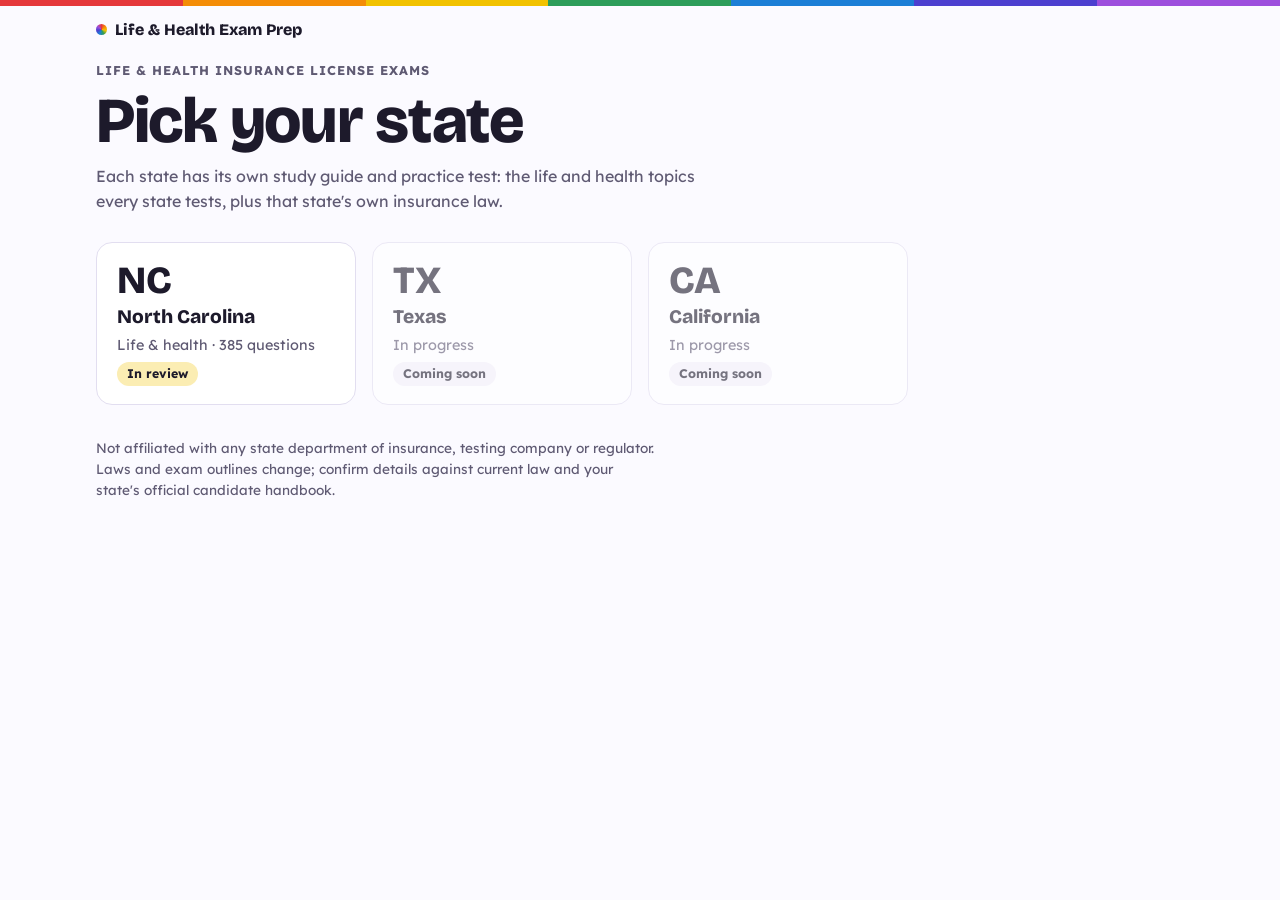
<file: index.html>
<!doctype html>
<!-- Generated by tools/build.ps1 from templates/home.html. Edit the template, then rebuild. -->
<html lang="en">
<head>
<meta charset="utf-8">
<meta name="viewport" content="width=device-width, initial-scale=1, viewport-fit=cover">
<title>Life &amp; Health Exam Prep</title>
<meta name="description" content="Study guides and practice tests for state life and health insurance license exams.">
<link rel="preconnect" href="https://fonts.googleapis.com">
<link rel="preconnect" href="https://fonts.gstatic.com" crossorigin>
<link rel="stylesheet" href="https://fonts.googleapis.com/css2?family=Lexend:wght@400;600;700&family=Bricolage+Grotesque:opsz,wght@12..96,600;12..96,800&display=swap">
<link rel="stylesheet" href="assets/site.css">
<link rel="stylesheet" href="assets/home.css">
</head>
<body>
<div class="rainbow-rule" aria-hidden="true"></div>
<nav class="wrap topnav" aria-label="Site">
  <a class="brand" href="./" aria-current="page"><span class="dot rainbow" aria-hidden="true"></span>Life &amp; Health Exam Prep</a>
</nav>

<header class="masthead">
  <div class="wrap">
    <p class="eyebrow">Life &amp; health insurance license exams</p>
    <h1 class="home-title">Pick your state</h1>
    <p class="lede">Each state has its own study guide and practice test: the life and health topics every state tests, plus that state's own insurance law.</p>
  </div>
</header>

<main class="wrap">
  <div class="states">
    <a class="state-card" href="states/nc/"><span class="abbr">NC</span><h2>North Carolina</h2><p>Life &amp; health &middot; 385 questions</p><span class="status review">In review</span></a>
    <div class="state-card soon"><span class="abbr">TX</span><h2>Texas</h2><p>In progress</p><span class="status">Coming soon</span></div>
    <div class="state-card soon"><span class="abbr">CA</span><h2>California</h2><p>In progress</p><span class="status">Coming soon</span></div>
  </div>
</main>

<footer class="wrap foot">
  <p>Not affiliated with any state department of insurance, testing company or regulator. Laws and exam outlines change; confirm details against current law and your state's official candidate handbook.</p>
</footer>
</body>
</html>
</file>
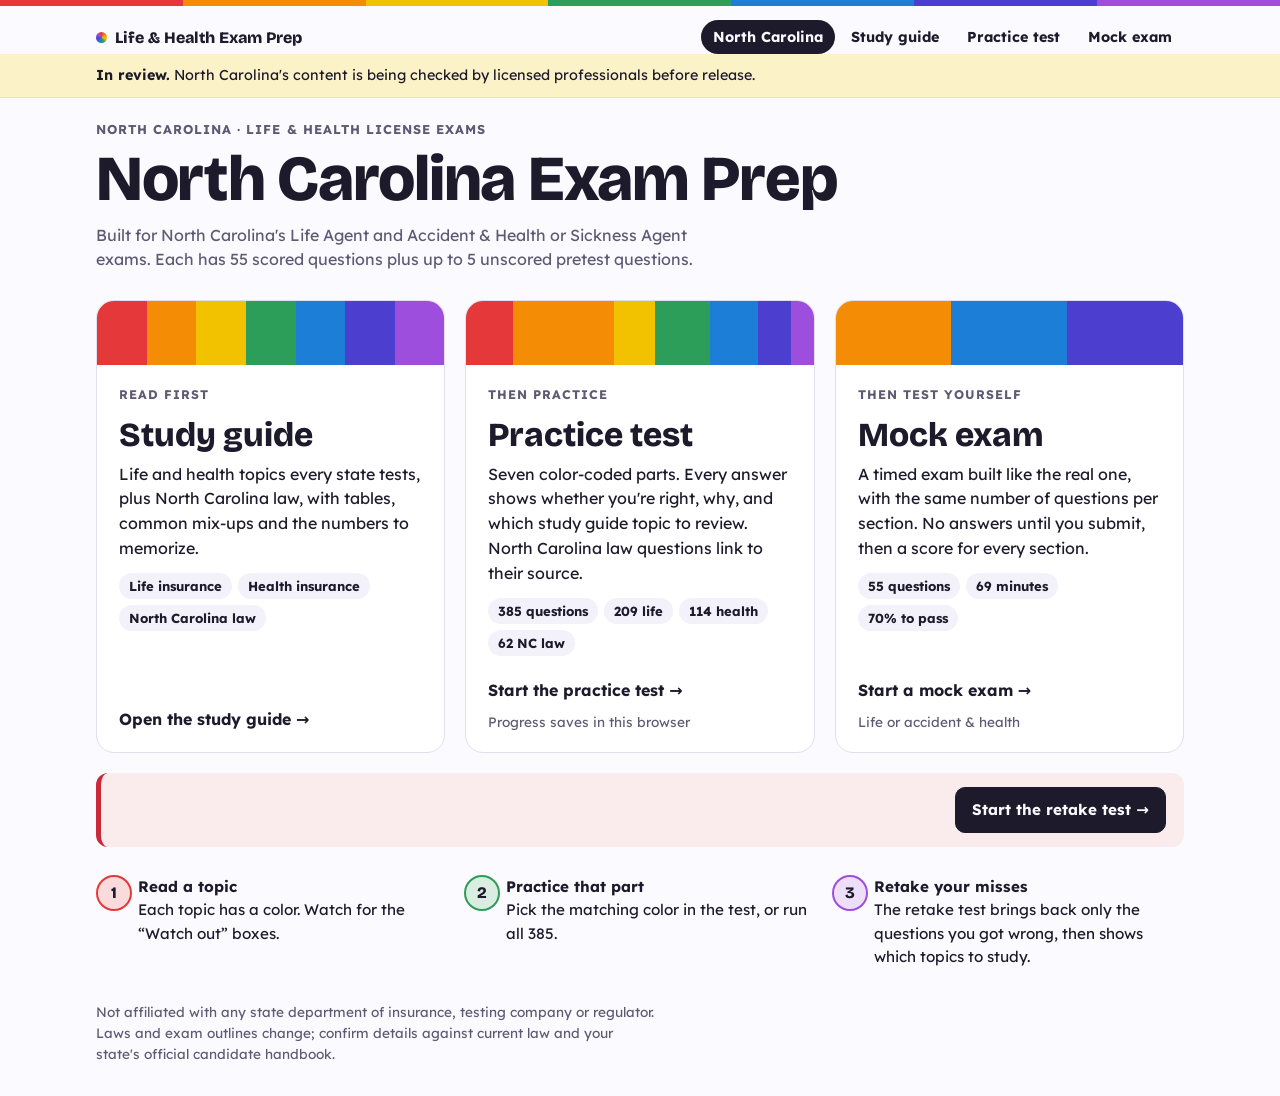
<file: states/nc/index.html>
<!doctype html>
<!-- Generated by tools/build.ps1 from templates/state-home.html. Edit the template, then rebuild. -->
<html lang="en">
<head>
<meta charset="utf-8">
<meta name="viewport" content="width=device-width, initial-scale=1, viewport-fit=cover">
<title>North Carolina Life &amp; Health Exam Prep</title>
<meta name="description" content="Study guide and practice test for the North Carolina life and health insurance license exams.">
<link rel="preconnect" href="https://fonts.googleapis.com">
<link rel="preconnect" href="https://fonts.gstatic.com" crossorigin>
<link rel="stylesheet" href="https://fonts.googleapis.com/css2?family=Lexend:wght@400;600;700&family=Bricolage+Grotesque:opsz,wght@12..96,600;12..96,800&display=swap">
<link rel="stylesheet" href="../../assets/site.css">
<link rel="stylesheet" href="../../assets/home.css">
</head>
<body>
<div class="rainbow-rule" aria-hidden="true"></div>
<nav class="wrap topnav" aria-label="Site">
  <a class="brand" href="../../"><span class="dot rainbow" aria-hidden="true"></span>Life &amp; Health Exam Prep</a>
  <div class="navlinks">
    <a href="./" aria-current="page">North Carolina</a>
    <a href="study-guide.html">Study guide</a>
    <a href="practice-test.html">Practice test</a>
    <a href="mock-exam.html">Mock exam</a>
  </div>
</nav>
<div class="review-banner"><div class="wrap"><p><strong>In review.</strong> North Carolina's content is being checked by licensed professionals before release.</p></div></div>
<header class="masthead">
  <div class="wrap">
    <p class="eyebrow">North Carolina · Life &amp; health license exams</p>
    <h1 class="home-title">North Carolina Exam Prep</h1>
    <p class="lede">Built for North Carolina's Life Agent and Accident &amp; Health or Sickness Agent exams. Each has 55 scored questions plus up to 5 unscored pretest questions.</p>
  </div>
</header>

<main class="wrap">
  <div class="tiles">
    <a class="tile" href="study-guide.html">
      <div class="bands" aria-hidden="true">
        <span style="--c:var(--red)"></span><span style="--c:var(--orange)"></span><span style="--c:var(--yellow)"></span><span style="--c:var(--green)"></span><span style="--c:var(--blue)"></span><span style="--c:var(--indigo)"></span><span style="--c:var(--violet)"></span>
      </div>
      <div class="tile-body">
        <p class="tile-kicker">Read first</p>
        <h2>Study guide</h2>
        <p>Life and health topics every state tests, plus North Carolina law, with tables, common mix-ups and the numbers to memorize.</p>
        <ul class="facts">
          <li>Life insurance</li>
          <li>Health insurance</li>
          <li>North Carolina law</li>
        </ul>
      </div>
      <div class="tile-foot">
        <span class="go">Open the study guide →</span>
      </div>
    </a>

    <a class="tile" href="practice-test.html">
      <div class="bands" aria-hidden="true">
        <span style="--c:var(--red);--w:52"></span><span style="--c:var(--orange);--w:112"></span><span style="--c:var(--yellow);--w:45"></span><span style="--c:var(--green);--w:61"></span><span style="--c:var(--blue);--w:53"></span><span style="--c:var(--indigo);--w:37"></span><span style="--c:var(--violet);--w:25"></span>
      </div>
      <div class="tile-body">
        <p class="tile-kicker">Then practice</p>
        <h2>Practice test</h2>
        <p>Seven color-coded parts. Every answer shows whether you're right, why, and which study guide topic to review. North Carolina law questions link to their source.</p>
        <ul class="facts">
          <li>385 questions</li>
          <li>209 life</li>
          <li>114 health</li>
          <li>62 NC law</li>
        </ul>
      </div>
      <div class="tile-foot">
        <span class="go">Start the practice test →</span>
        <span class="progress-note" id="progress">Progress saves in this browser</span>
      </div>
    </a>
    <a class="tile" href="mock-exam.html">
      <div class="bands" aria-hidden="true">
        <span style="--c:var(--orange)"></span><span style="--c:var(--blue)"></span><span style="--c:var(--indigo)"></span>
      </div>
      <div class="tile-body">
        <p class="tile-kicker">Then test yourself</p>
        <h2>Mock exam</h2>
        <p>A timed exam built like the real one, with the same number of questions per section. No answers until you submit, then a score for every section.</p>
        <ul class="facts">
          <li>55 questions</li>
          <li>69 minutes</li>
          <li>70% to pass</li>
        </ul>
      </div>
      <div class="tile-foot">
        <span class="go">Start a mock exam &rarr;</span>
        <span class="progress-note" id="mock-note">Life or accident &amp; health</span>
      </div>
    </a>
  </div>

  <div class="retake-banner" id="retake-banner" hidden>
    <p><strong id="retake-title"></strong><span id="retake-text"></span></p>
    <a class="btn primary" id="retake-link" href="practice-test.html#retake">Start the retake test →</a>
  </div>

  <ol class="how">
    <li style="--c:var(--red)"><span><strong>Read a topic</strong>Each topic has a color. Watch for the “Watch out” boxes.</span></li>
    <li style="--c:var(--green)"><span><strong>Practice that part</strong>Pick the matching color in the test, or run all 385.</span></li>
    <li style="--c:var(--violet)"><span><strong>Retake your misses</strong>The retake test brings back only the questions you got wrong, then shows which topics to study.</span></li>
  </ol>
</main>

<footer class="wrap foot">
  <p>Not affiliated with any state department of insurance, testing company or regulator. Laws and exam outlines change; confirm details against current law and your state's official candidate handbook.</p>
</footer>

<script>
try {
  const s = JSON.parse(localStorage.getItem("lhep-nc-v1") || "null");
  const answers = s && s.answers ? Object.values(s.answers) : [];
  if (answers.length) {
    const right = answers.filter(a => a.correct).length;
    document.getElementById("progress").textContent = `${answers.length} of 385 answered · ${right} right`;
  }
  // Point to the retake test when there are missed questions or a retake in progress
  const missed = answers.filter(a => !a.correct).length;
  const r = s && s.retake && Array.isArray(s.retake.ids) ? s.retake : null;
  const done = r && r.answers ? Object.keys(r.answers).length : 0;
  const inProgress = r && !r.finished && done < r.ids.length;
  if (missed || inProgress) {
    document.getElementById("retake-title").textContent = inProgress
      ? `Your retake test is ${done} of ${r.ids.length} done`
      : `You've missed ${missed} question${missed === 1 ? "" : "s"}`;
    document.getElementById("retake-text").textContent = "Retake just those, then see which study guide topics need more work.";
    if (inProgress) document.getElementById("retake-link").textContent = "Resume the retake →";
    document.getElementById("retake-banner").hidden = false;
  }
} catch (e) { /* storage unavailable */ }
// Show the latest mock exam score on the mock tile
try {
  const note = document.getElementById("mock-note");
  const m = JSON.parse(localStorage.getItem("lhep-nc-mock-v1") || "null");
  if (note && m) {
    if (m.current) note.textContent = "A mock exam is in progress";
    else if (Array.isArray(m.history) && m.history.length) {
      const r = m.history[0];
      note.textContent = `Last mock: ${r.score}% · ${r.pass ? "pass" : "not yet passing"}`;
    }
  }
} catch (e) { /* storage unavailable */ }
</script>
</body>
</html>
</file>
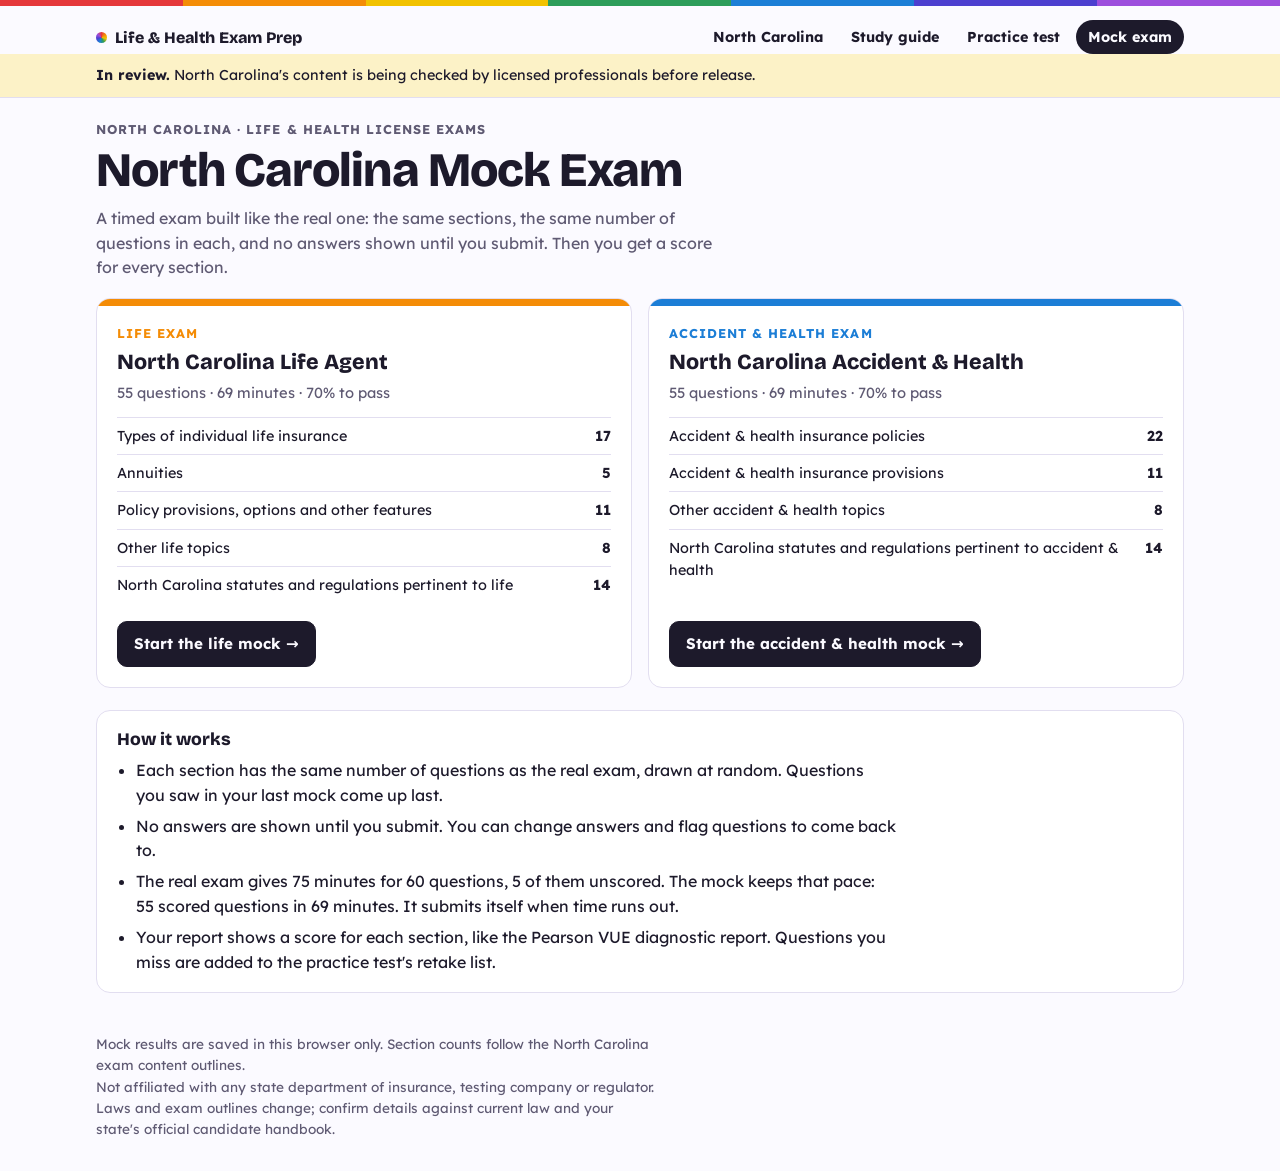
<file: states/nc/mock-exam.html>
<!doctype html>
<!-- Generated by tools/build.ps1 from templates/mock-exam.html. Edit the template, then rebuild. -->
<html lang="en">
<head>
<meta charset="utf-8">
<meta name="viewport" content="width=device-width, initial-scale=1, viewport-fit=cover">
<title>North Carolina Mock Exam</title>
<meta name="description" content="Timed mock exams for the North Carolina life and health insurance license exams, built like the real ones, with a score report by section.">
<link rel="preconnect" href="https://fonts.googleapis.com">
<link rel="preconnect" href="https://fonts.gstatic.com" crossorigin>
<link rel="stylesheet" href="https://fonts.googleapis.com/css2?family=Lexend:wght@400;600;700&family=Bricolage+Grotesque:opsz,wght@12..96,600;12..96,800&display=swap">
<link rel="stylesheet" href="../../assets/site.css">
<link rel="stylesheet" href="../../assets/quiz.css">
<link rel="stylesheet" href="../../assets/mock.css">
</head>
<body>
<div class="rainbow-rule" aria-hidden="true"></div>
<nav class="wrap topnav" aria-label="Site">
  <a class="brand" href="../../"><span class="dot rainbow" aria-hidden="true"></span>Life &amp; Health Exam Prep</a>
  <div class="navlinks">
    <a href="./">North Carolina</a>
    <a href="study-guide.html">Study guide</a>
    <a href="practice-test.html">Practice test</a>
    <a href="mock-exam.html" aria-current="page">Mock exam</a>
  </div>
</nav>
<div class="review-banner"><div class="wrap"><p><strong>In review.</strong> North Carolina's content is being checked by licensed professionals before release.</p></div></div>
<header class="masthead">
  <div class="wrap">
    <p class="eyebrow">North Carolina · Life &amp; health license exams</p>
    <h1>North Carolina Mock Exam</h1>
    <p class="lede">A timed exam built like the real one: the same sections, the same number of questions in each, and no answers shown until you submit. Then you get a score for every section.</p>
  </div>
</header>

<main class="wrap" id="app" aria-live="polite"></main>

<footer class="wrap foot">
  <p>Mock results are saved in this browser only. Section counts follow the North Carolina exam content outlines.</p>
  <p>Not affiliated with any state department of insurance, testing company or regulator. Laws and exam outlines change; confirm details against current law and your state's official candidate handbook.</p>
</footer>

<script>window.LHEP_EXAM = { state: "NC", stateName: "North Carolina" };</script>
<script src="../../assets/bank.js"></script>
<script src="../../content/core-life.js"></script>
<script src="../../content/core-health.js"></script>
<script src="questions.js"></script>
<script src="exams.js"></script>
<script src="../../assets/mock.js"></script>
</body>
</html>
</file>
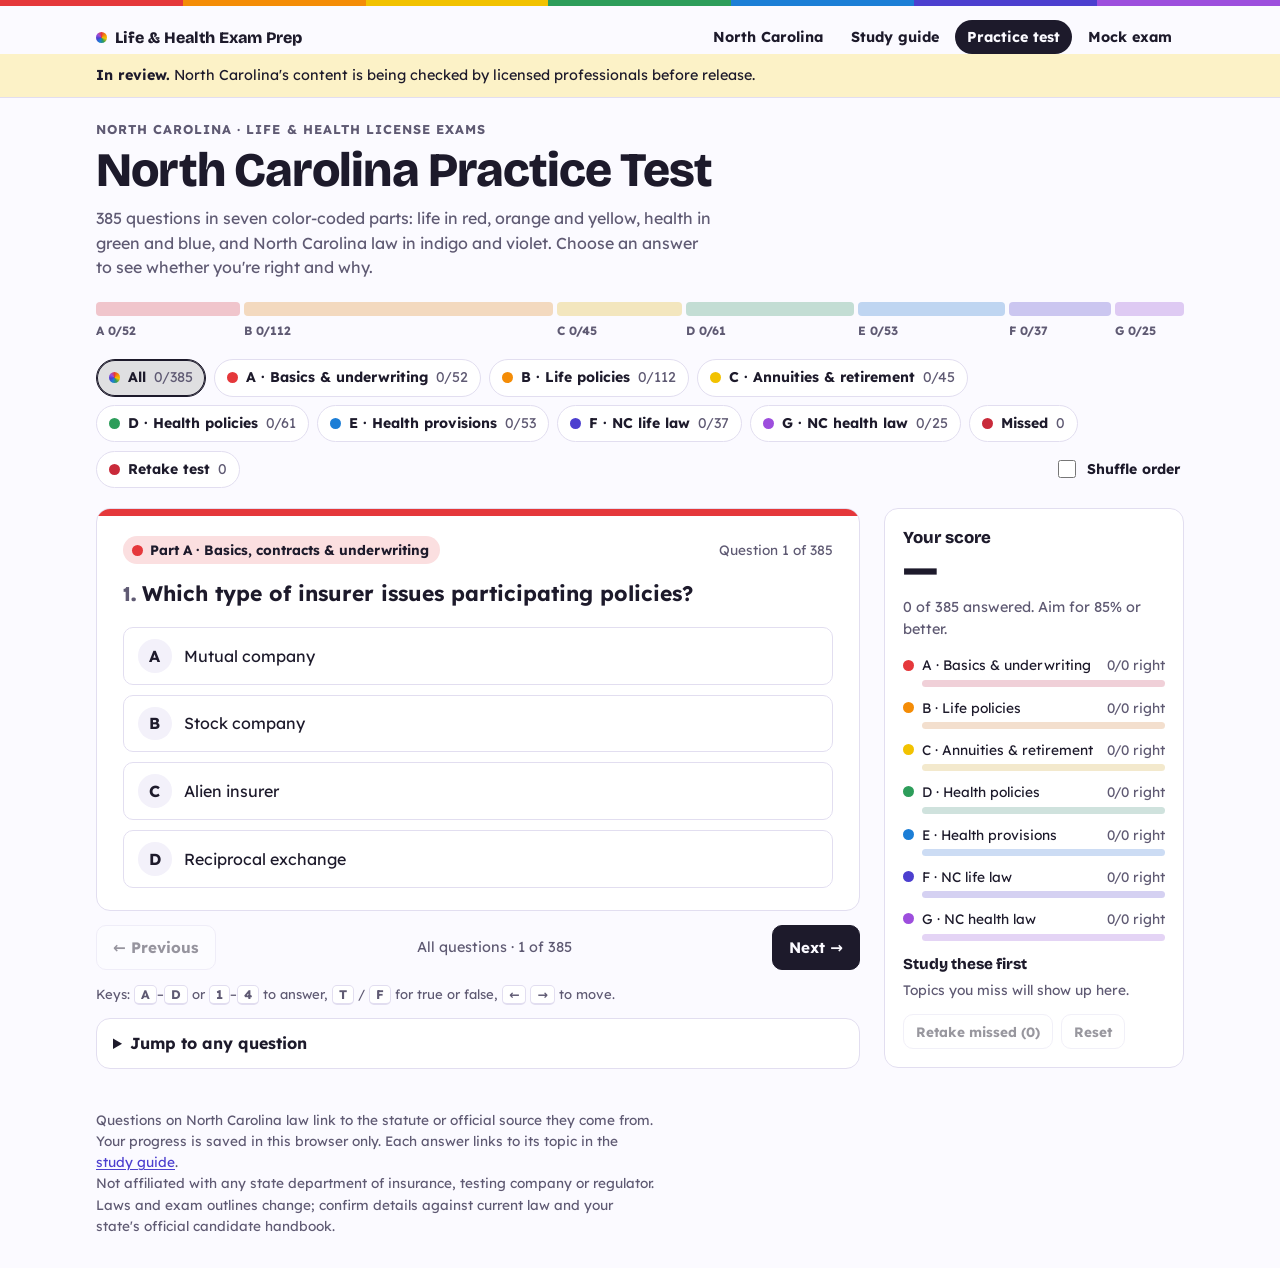
<file: states/nc/practice-test.html>
<!doctype html>
<!-- Generated by tools/build.ps1 from templates/practice-test.html. Edit the template, then rebuild. -->
<html lang="en">
<head>
<meta charset="utf-8">
<meta name="viewport" content="width=device-width, initial-scale=1, viewport-fit=cover">
<title>North Carolina Life &amp; Health Practice Test</title>
<meta name="description" content="Practice test for the North Carolina life and health insurance license exams, in seven color-coded parts.">
<link rel="preconnect" href="https://fonts.googleapis.com">
<link rel="preconnect" href="https://fonts.gstatic.com" crossorigin>
<link rel="stylesheet" href="https://fonts.googleapis.com/css2?family=Lexend:wght@400;600;700&family=Bricolage+Grotesque:opsz,wght@12..96,600;12..96,800&display=swap">
<link rel="stylesheet" href="../../assets/site.css">
<link rel="stylesheet" href="../../assets/quiz.css">
</head>
<body>
<div class="rainbow-rule" aria-hidden="true"></div>
<nav class="wrap topnav" aria-label="Site">
  <a class="brand" href="../../"><span class="dot rainbow" aria-hidden="true"></span>Life &amp; Health Exam Prep</a>
  <div class="navlinks">
    <a href="./">North Carolina</a>
    <a href="study-guide.html">Study guide</a>
    <a href="practice-test.html" aria-current="page">Practice test</a>
    <a href="mock-exam.html">Mock exam</a>
  </div>
</nav>
<div class="review-banner"><div class="wrap"><p><strong>In review.</strong> North Carolina's content is being checked by licensed professionals before release.</p></div></div>
<header class="masthead">
  <div class="wrap">
    <p class="eyebrow">North Carolina · Life &amp; health license exams</p>
    <h1>North Carolina Practice Test</h1>
    <p class="lede"><span id="total">385</span> questions in seven color-coded parts: life in red, orange and yellow, health in green and blue, and North Carolina law in indigo and violet. Choose an answer to see whether you're right and why.</p>
    <div class="spectrum-wrap">
      <div class="spectrum" id="spectrum" role="img" aria-label="Progress by part"></div>
      <div class="spectrum-legend" id="legend"></div>
    </div>
  </div>
</header>

<main class="wrap layout">
  <div class="parts" aria-label="Choose which questions to practice">
    <div id="chips"></div>
    <label class="toggle" for="shuffle"><input type="checkbox" id="shuffle"> Shuffle order</label>
  </div>

  <section class="stage" aria-live="polite">
    <article class="card" id="card"></article>
    <div class="nav-row">
      <button class="btn" type="button" id="prev">← Previous</button>
      <span class="nav-pos" id="navpos"></span>
      <button class="btn primary" type="button" id="next">Next →</button>
    </div>
    <p class="hint">Keys: <kbd>A</kbd>–<kbd>D</kbd> or <kbd>1</kbd>–<kbd>4</kbd> to answer, <kbd>T</kbd> / <kbd>F</kbd> for true or false, <kbd>←</kbd> <kbd>→</kbd> to move.</p>
    <details class="jump" id="jump">
      <summary>Jump to any question</summary>
      <div class="qgrid" id="qgrid"></div>
    </details>
  </section>

  <aside class="score" id="score" aria-label="Your score"></aside>
</main>

<footer class="wrap foot">
  <p>Questions on North Carolina law link to the statute or official source they come from. Your progress is saved in this browser only. Each answer links to its topic in the <a href="study-guide.html">study guide</a>.</p>
  <p>Not affiliated with any state department of insurance, testing company or regulator. Laws and exam outlines change; confirm details against current law and your state's official candidate handbook.</p>
</footer>

<script>window.LHEP_EXAM = { state: "NC", stateName: "North Carolina" };</script>
<script src="../../assets/bank.js"></script>
<script src="../../content/core-life.js"></script>
<script src="../../content/core-health.js"></script>
<script src="questions.js"></script>
<script src="../../assets/quiz.js"></script>
</body>
</html>
</file>
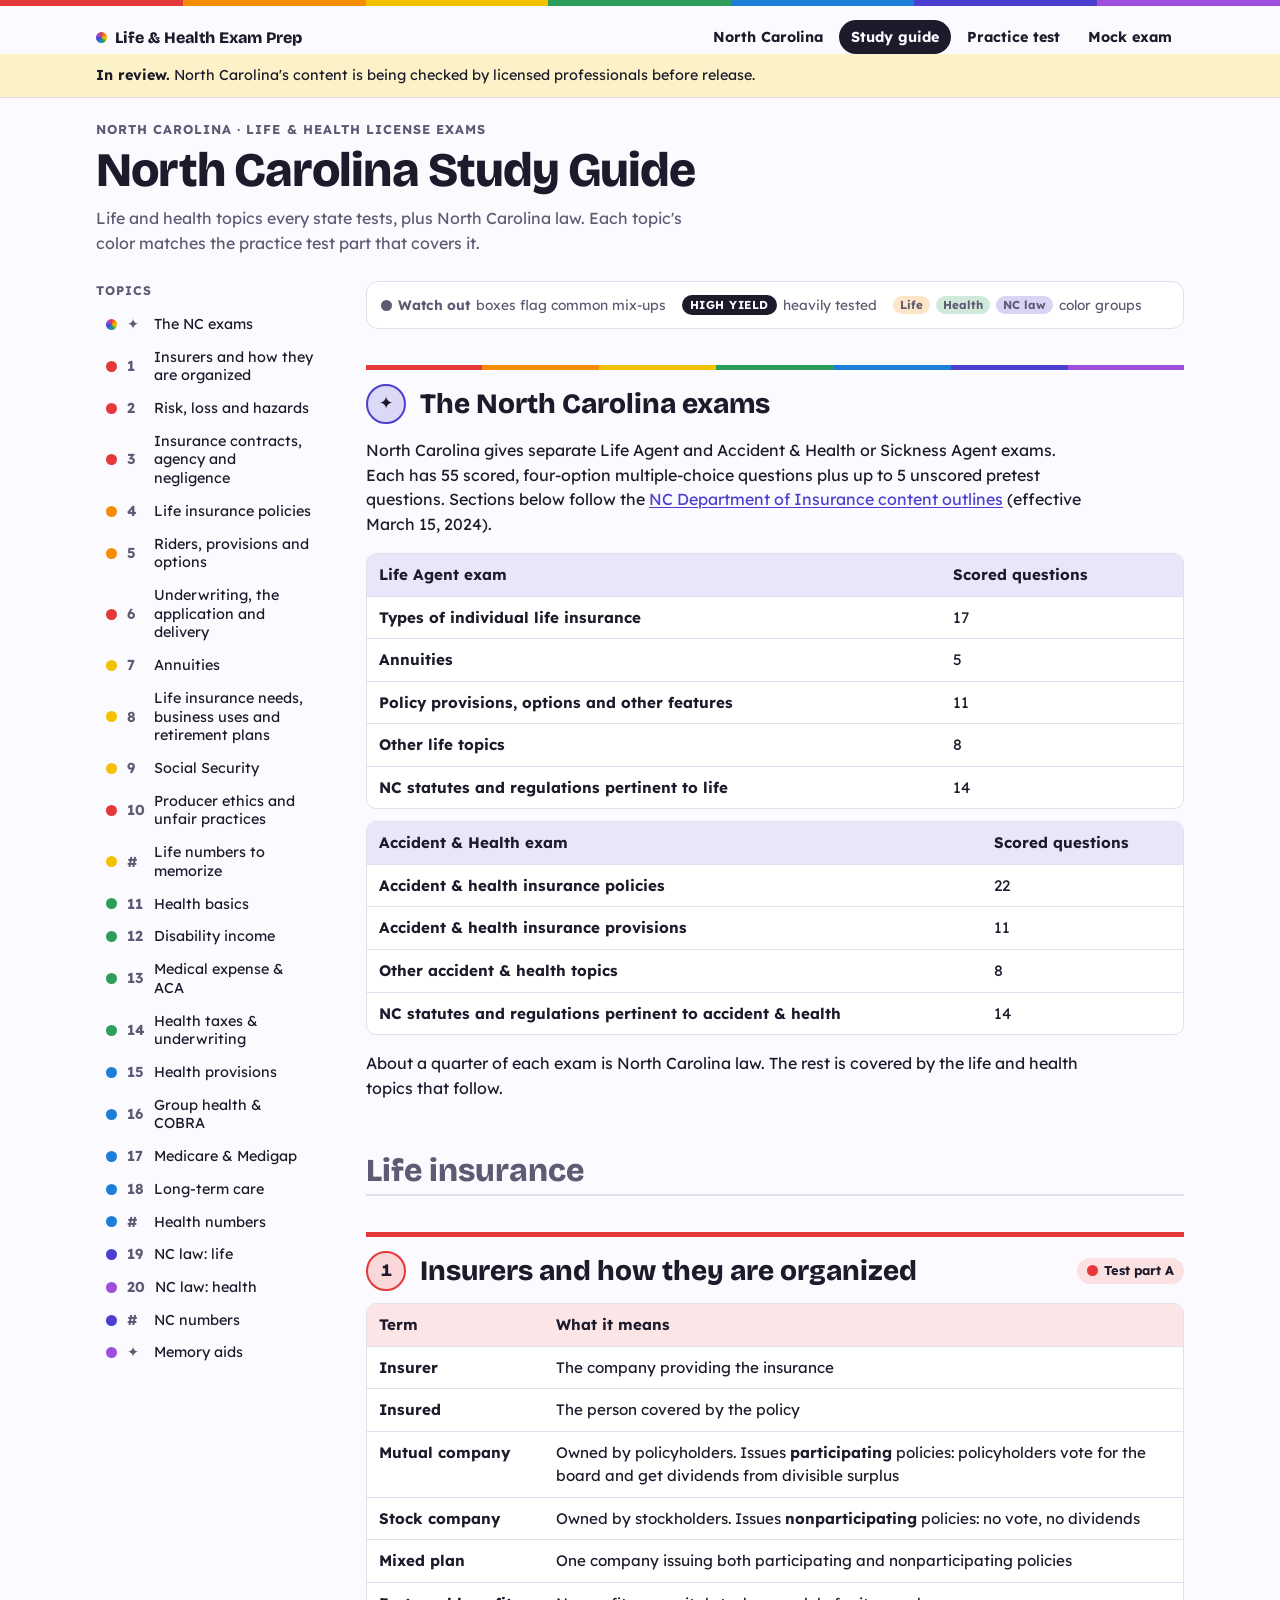
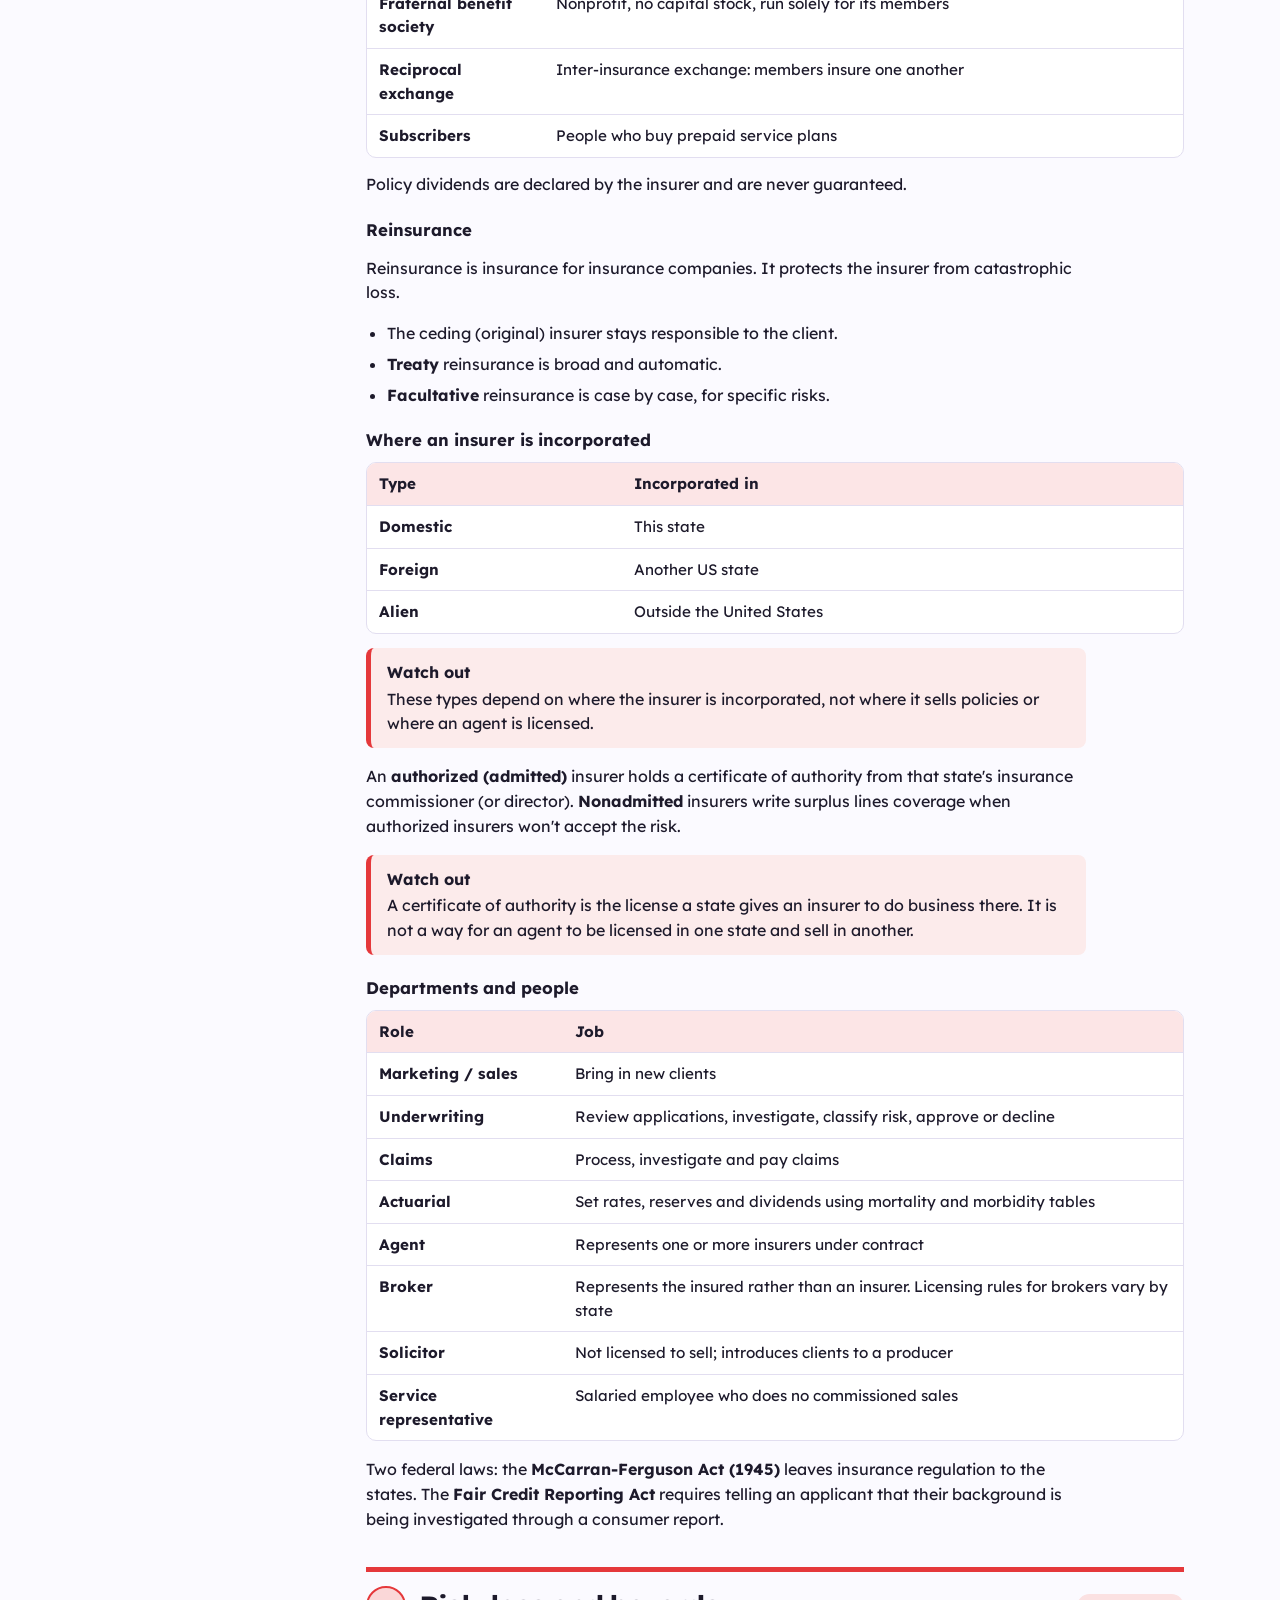
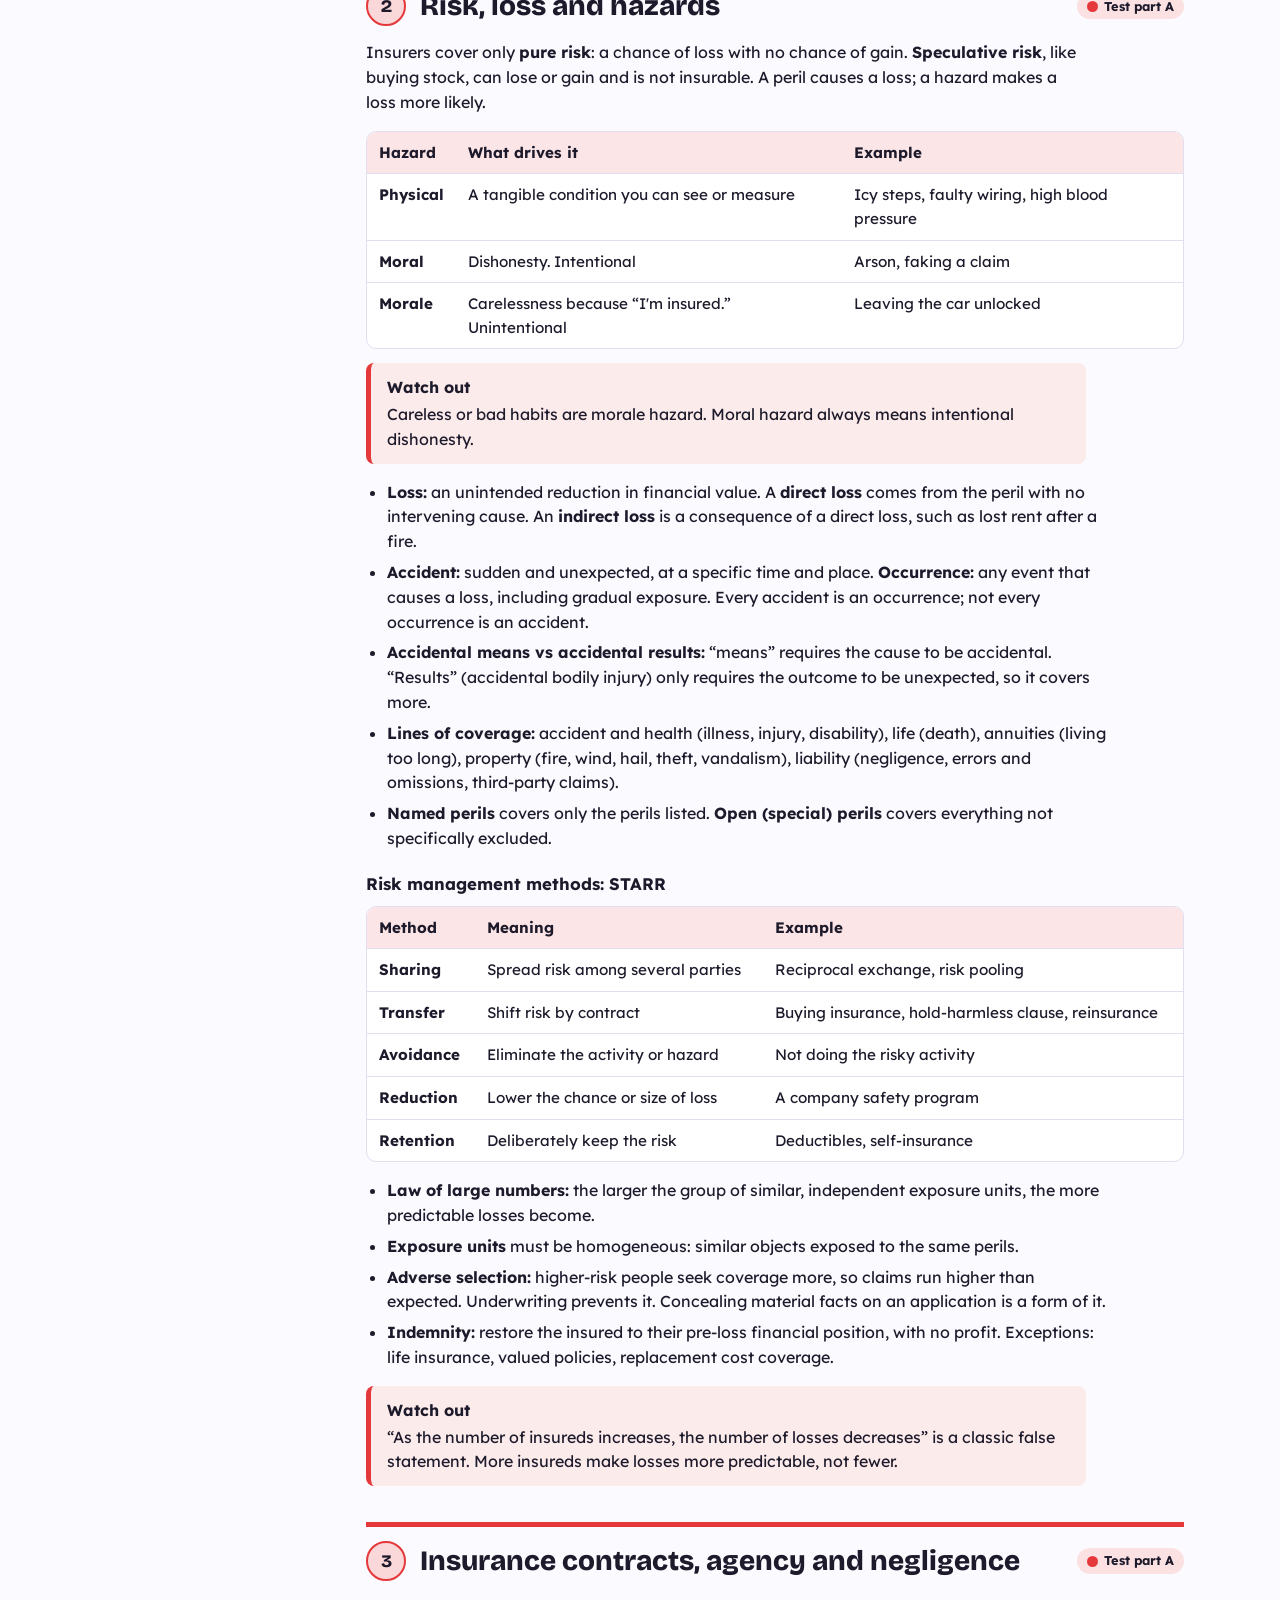
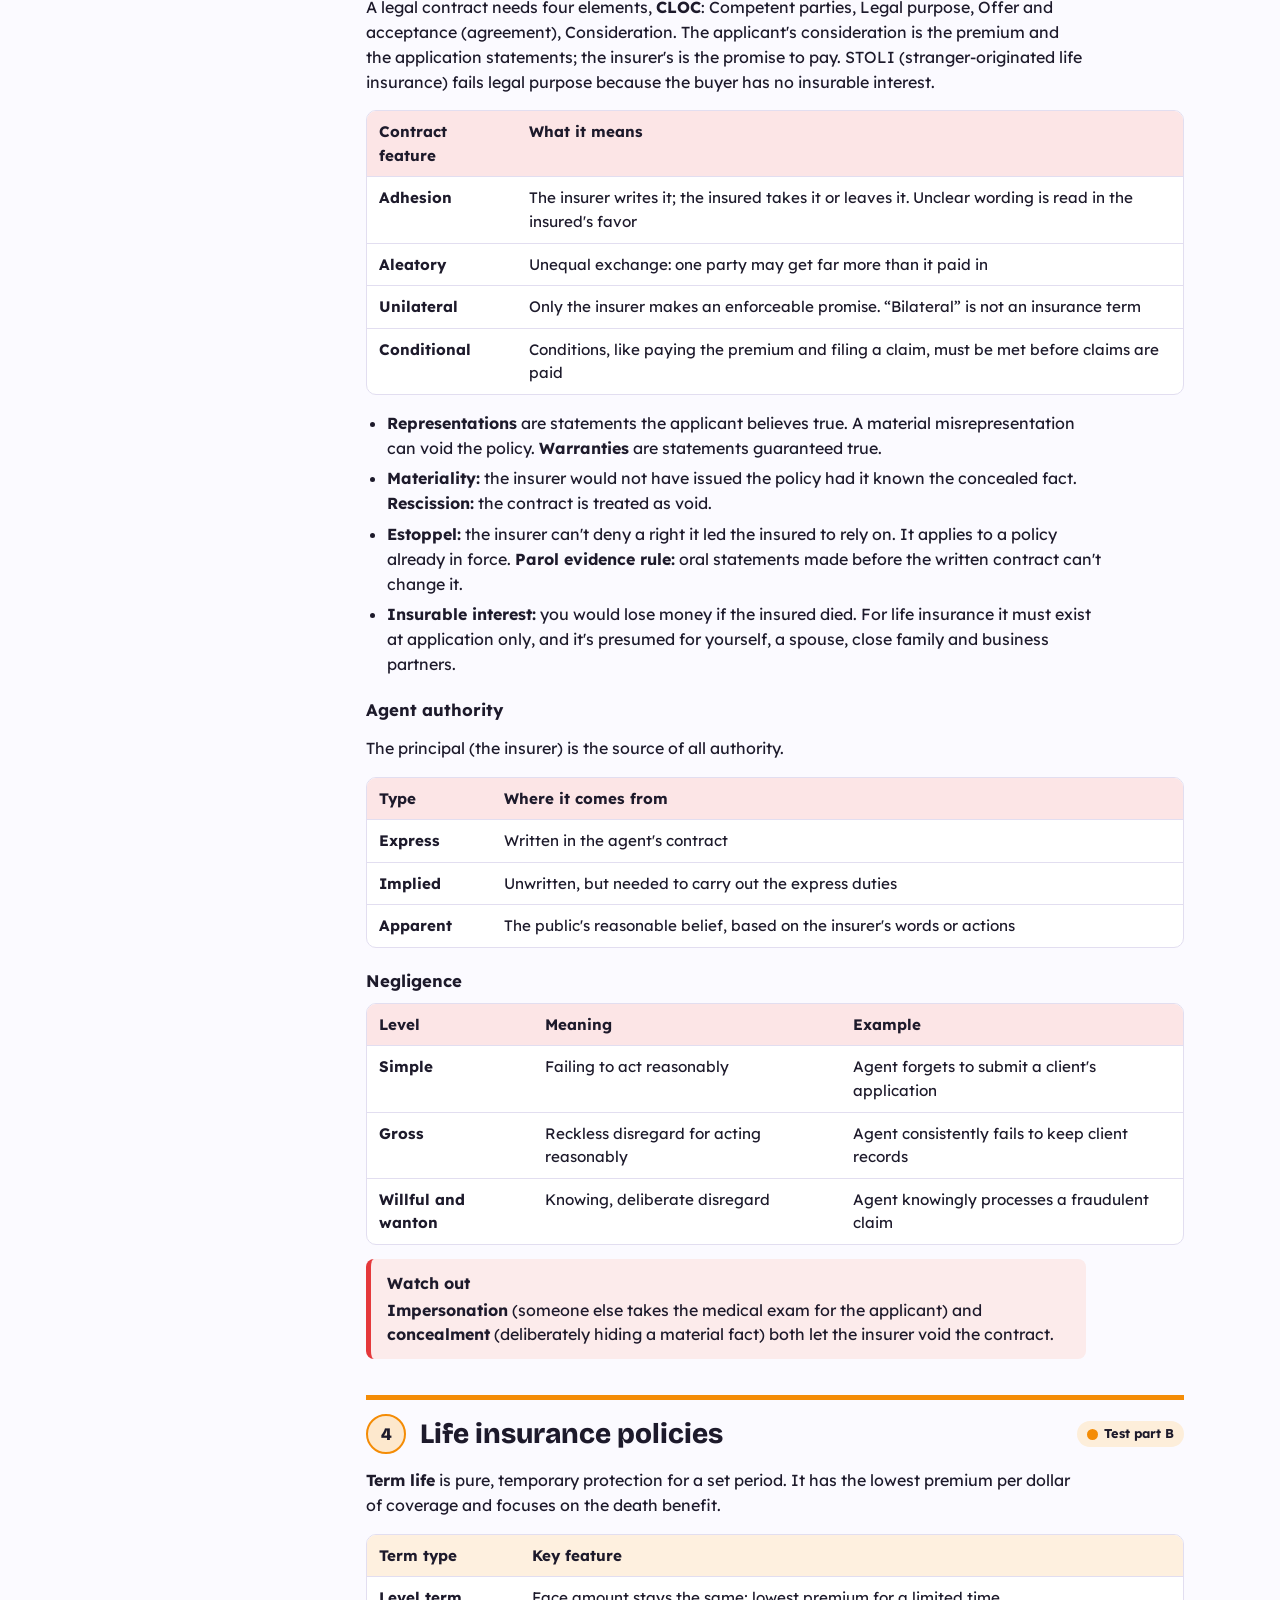
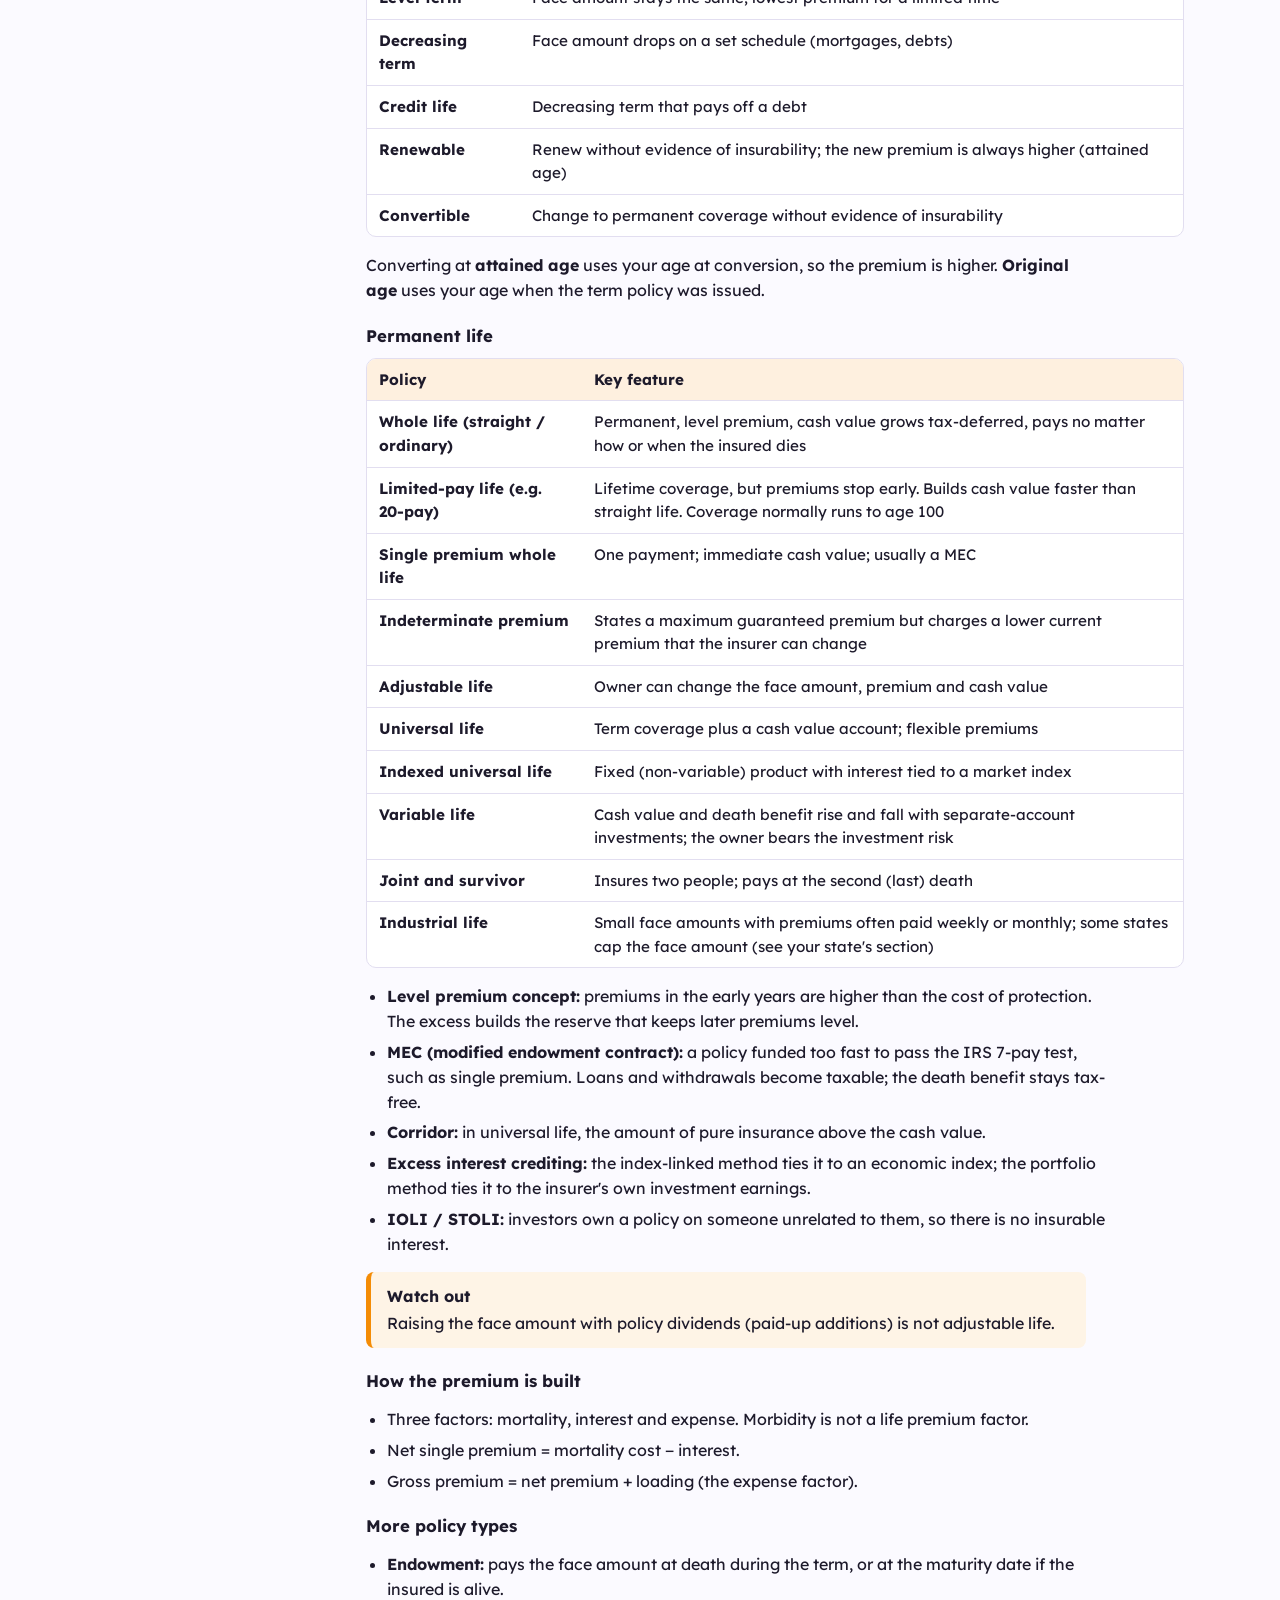
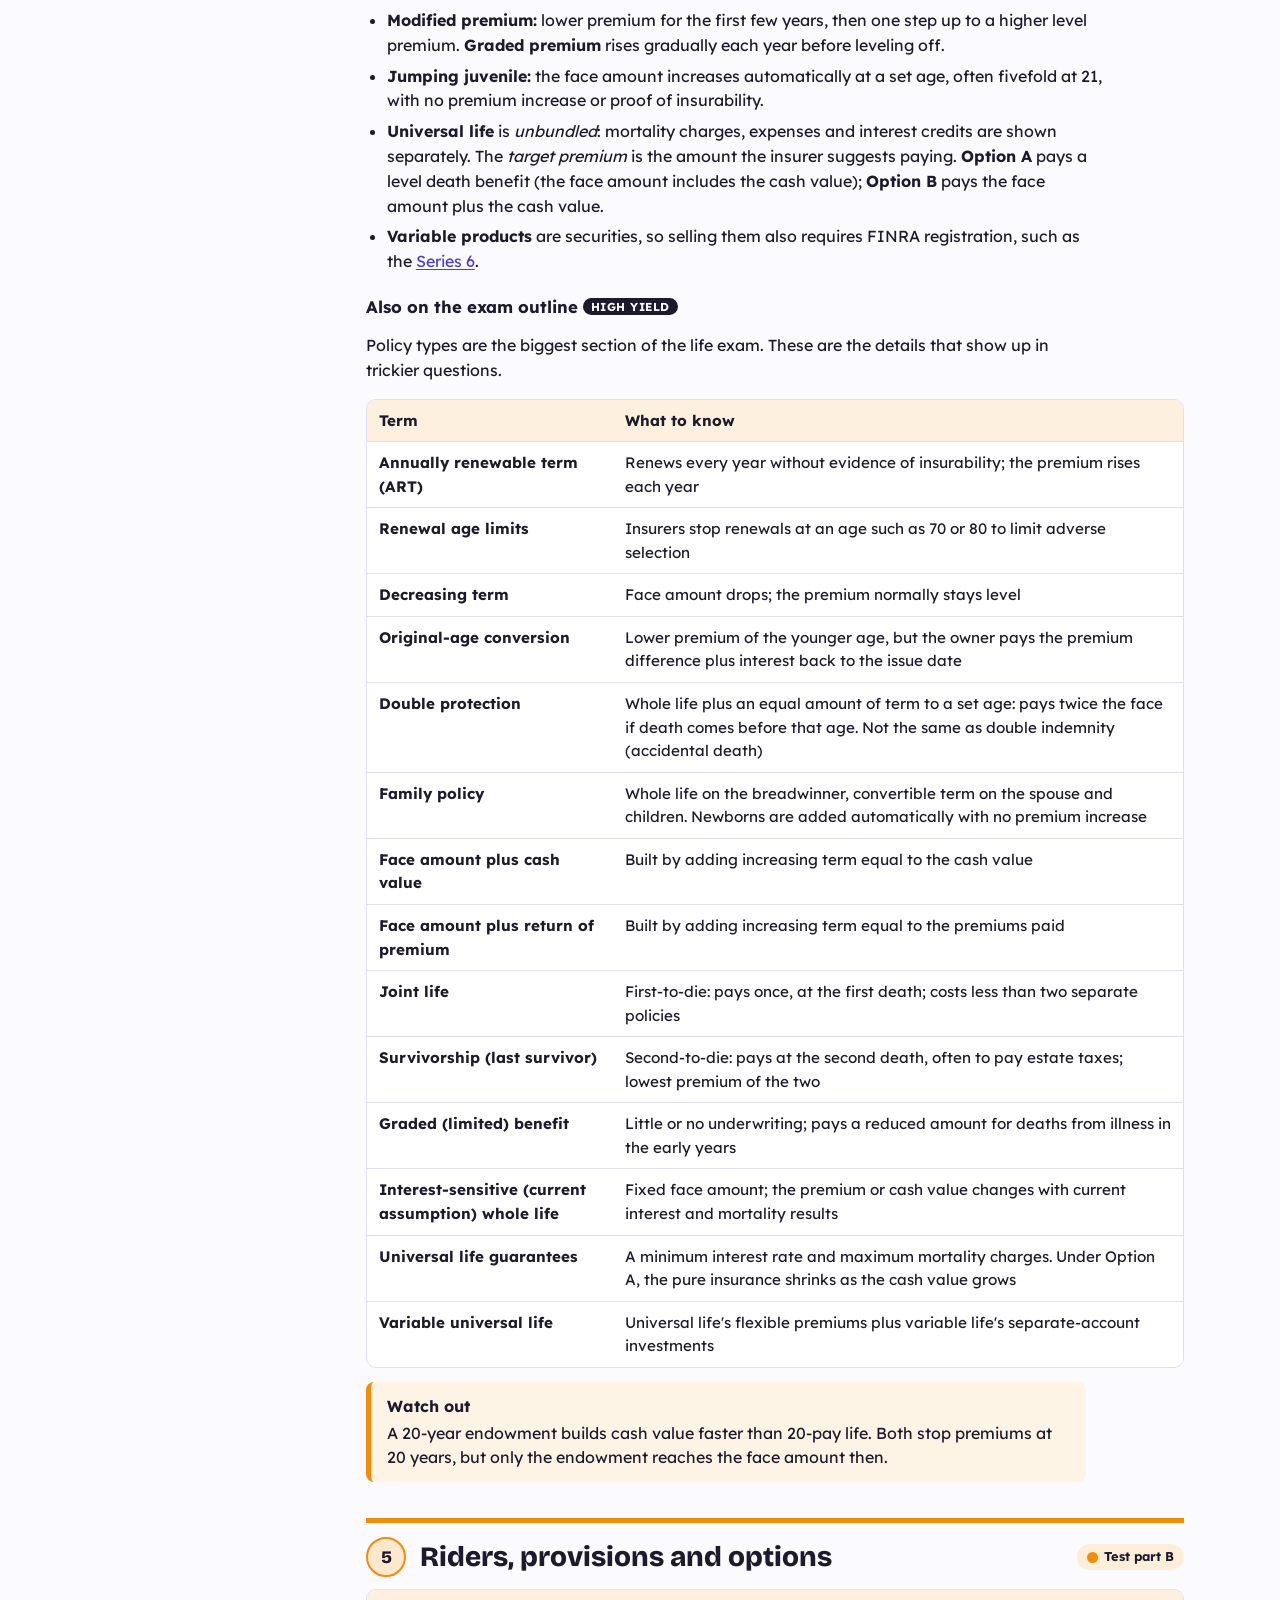
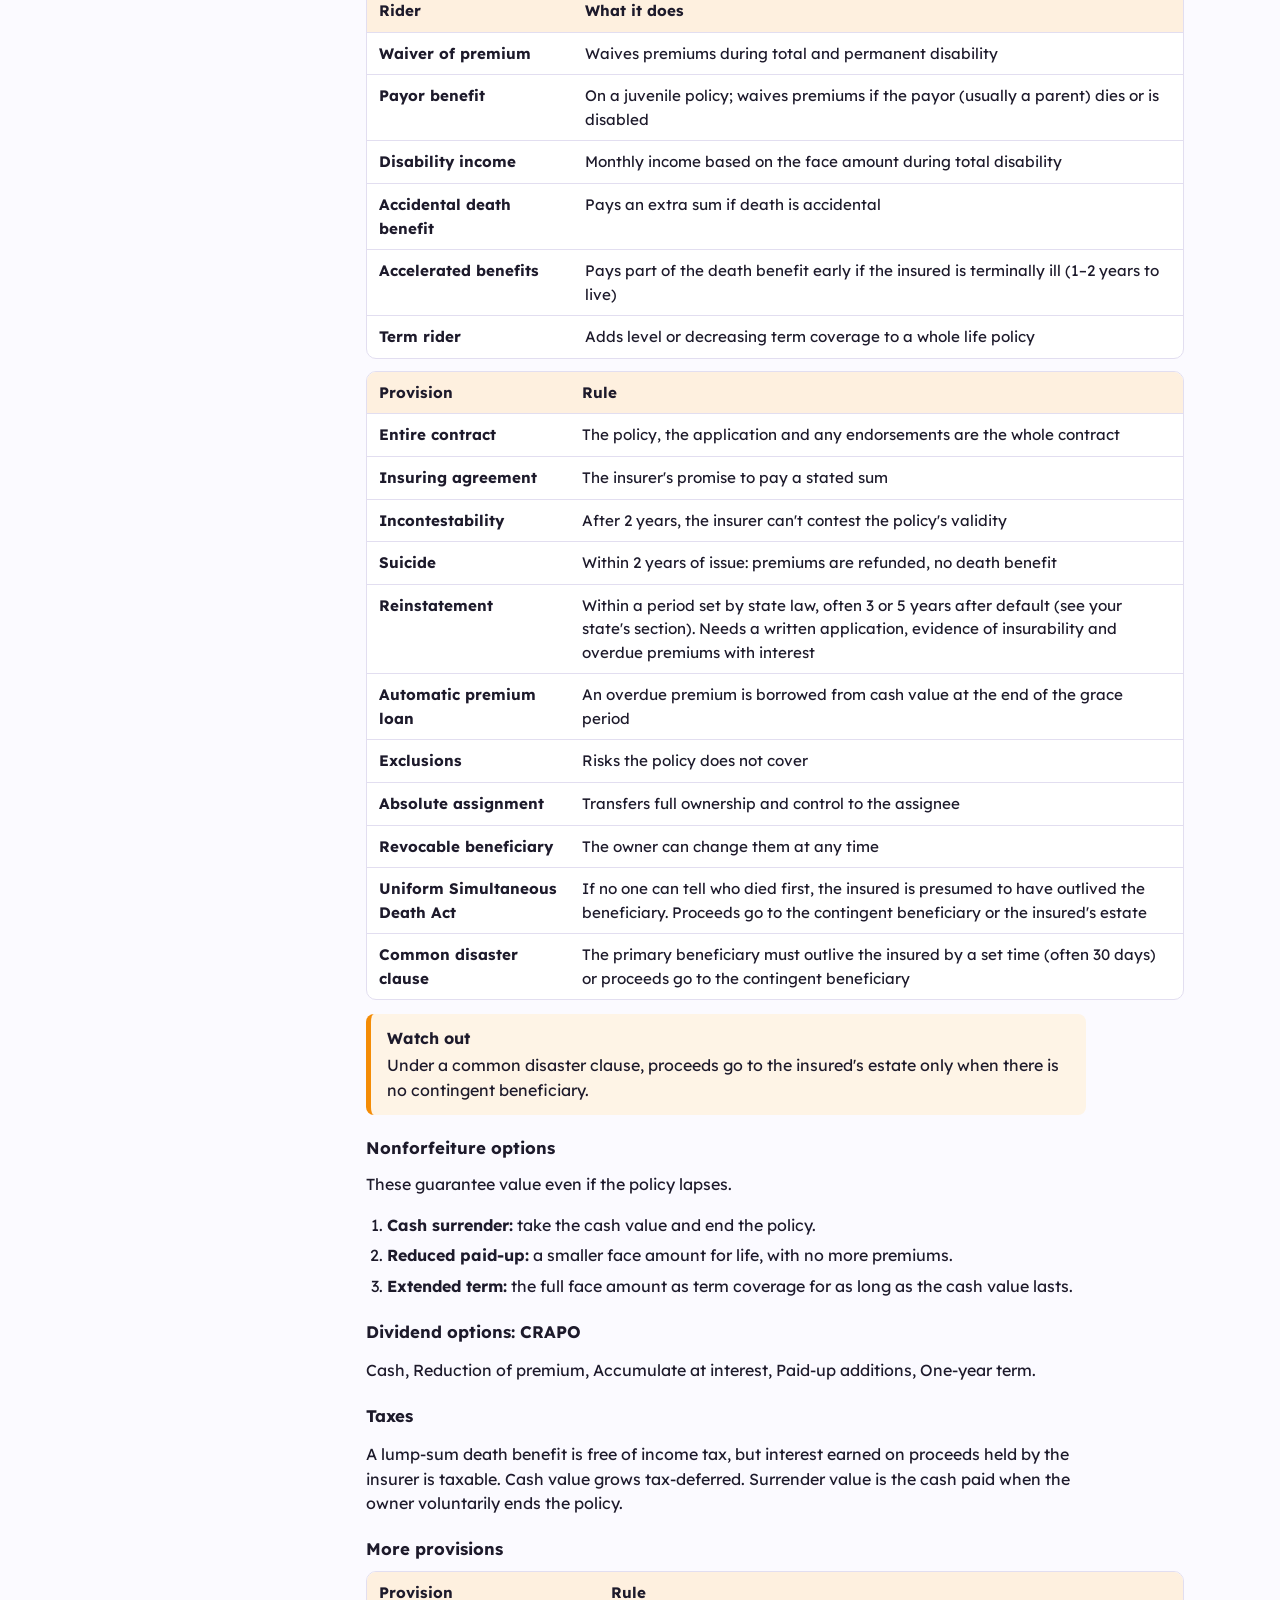
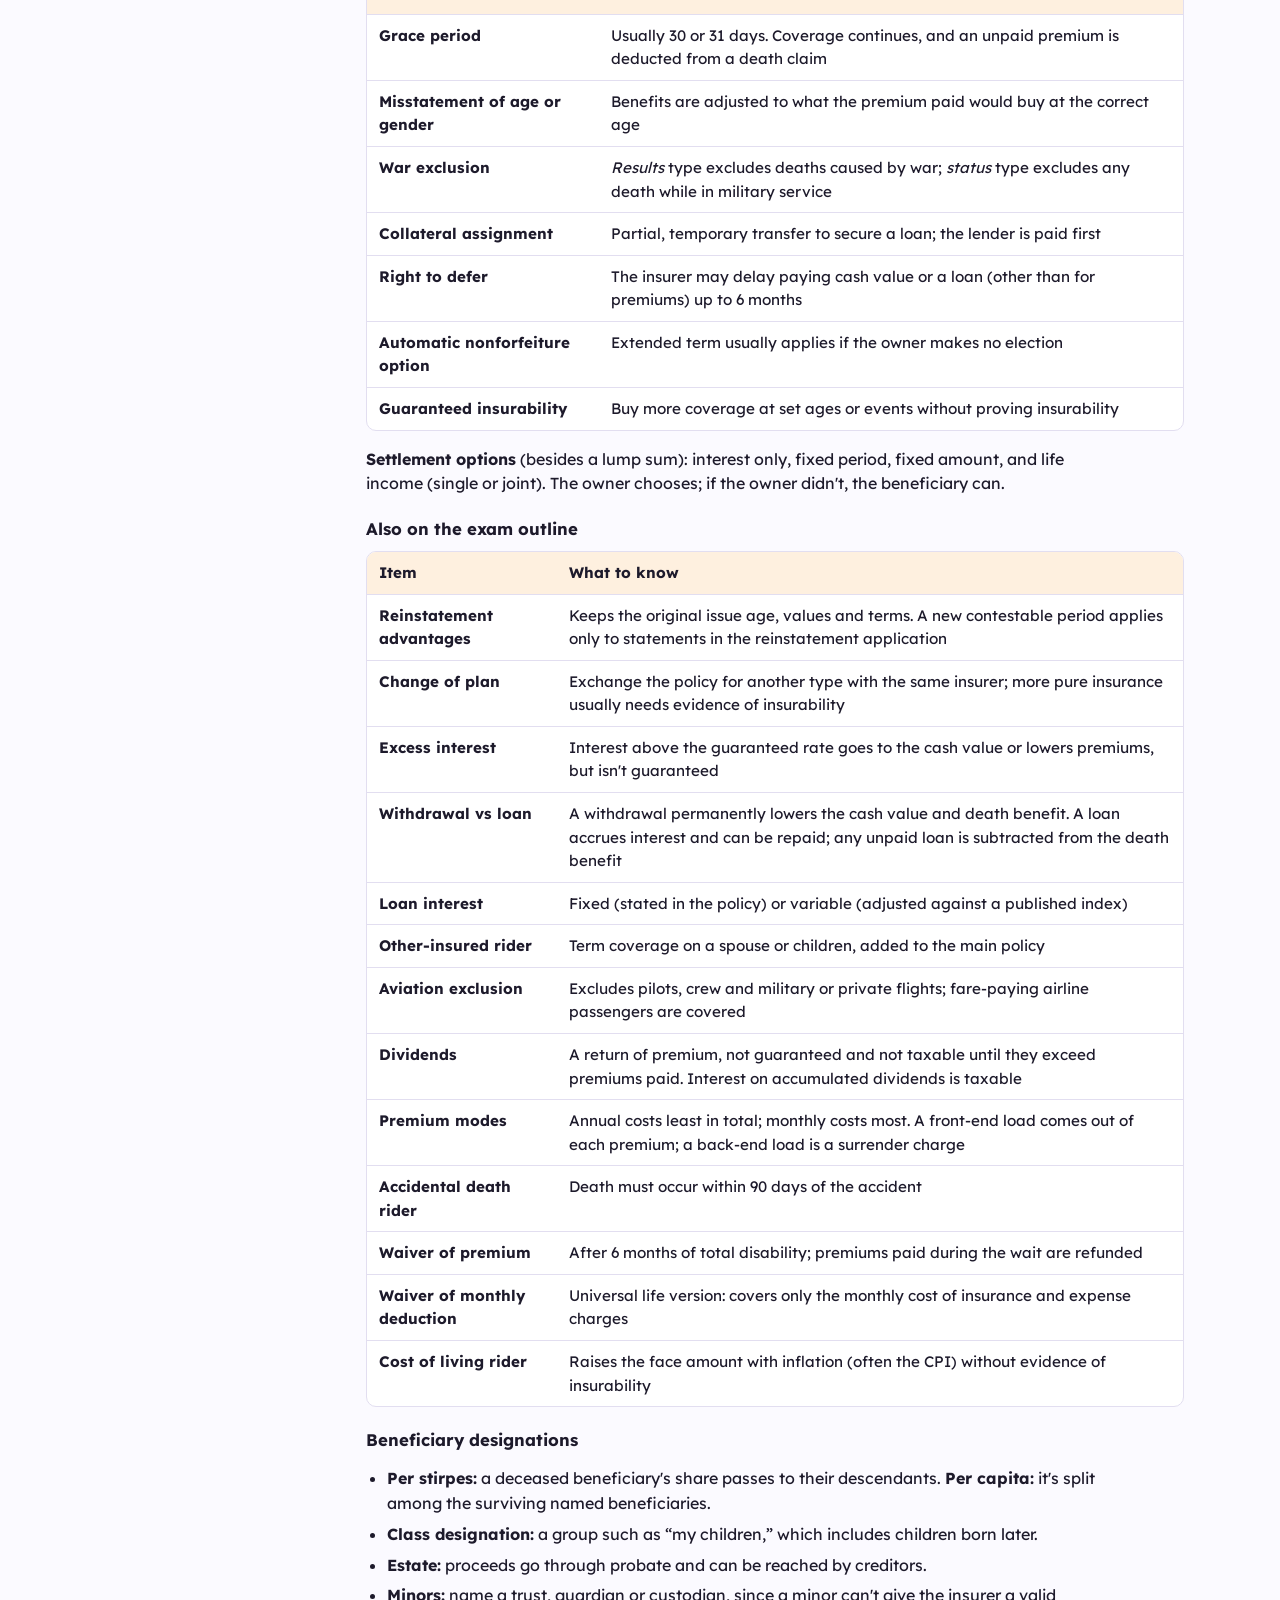
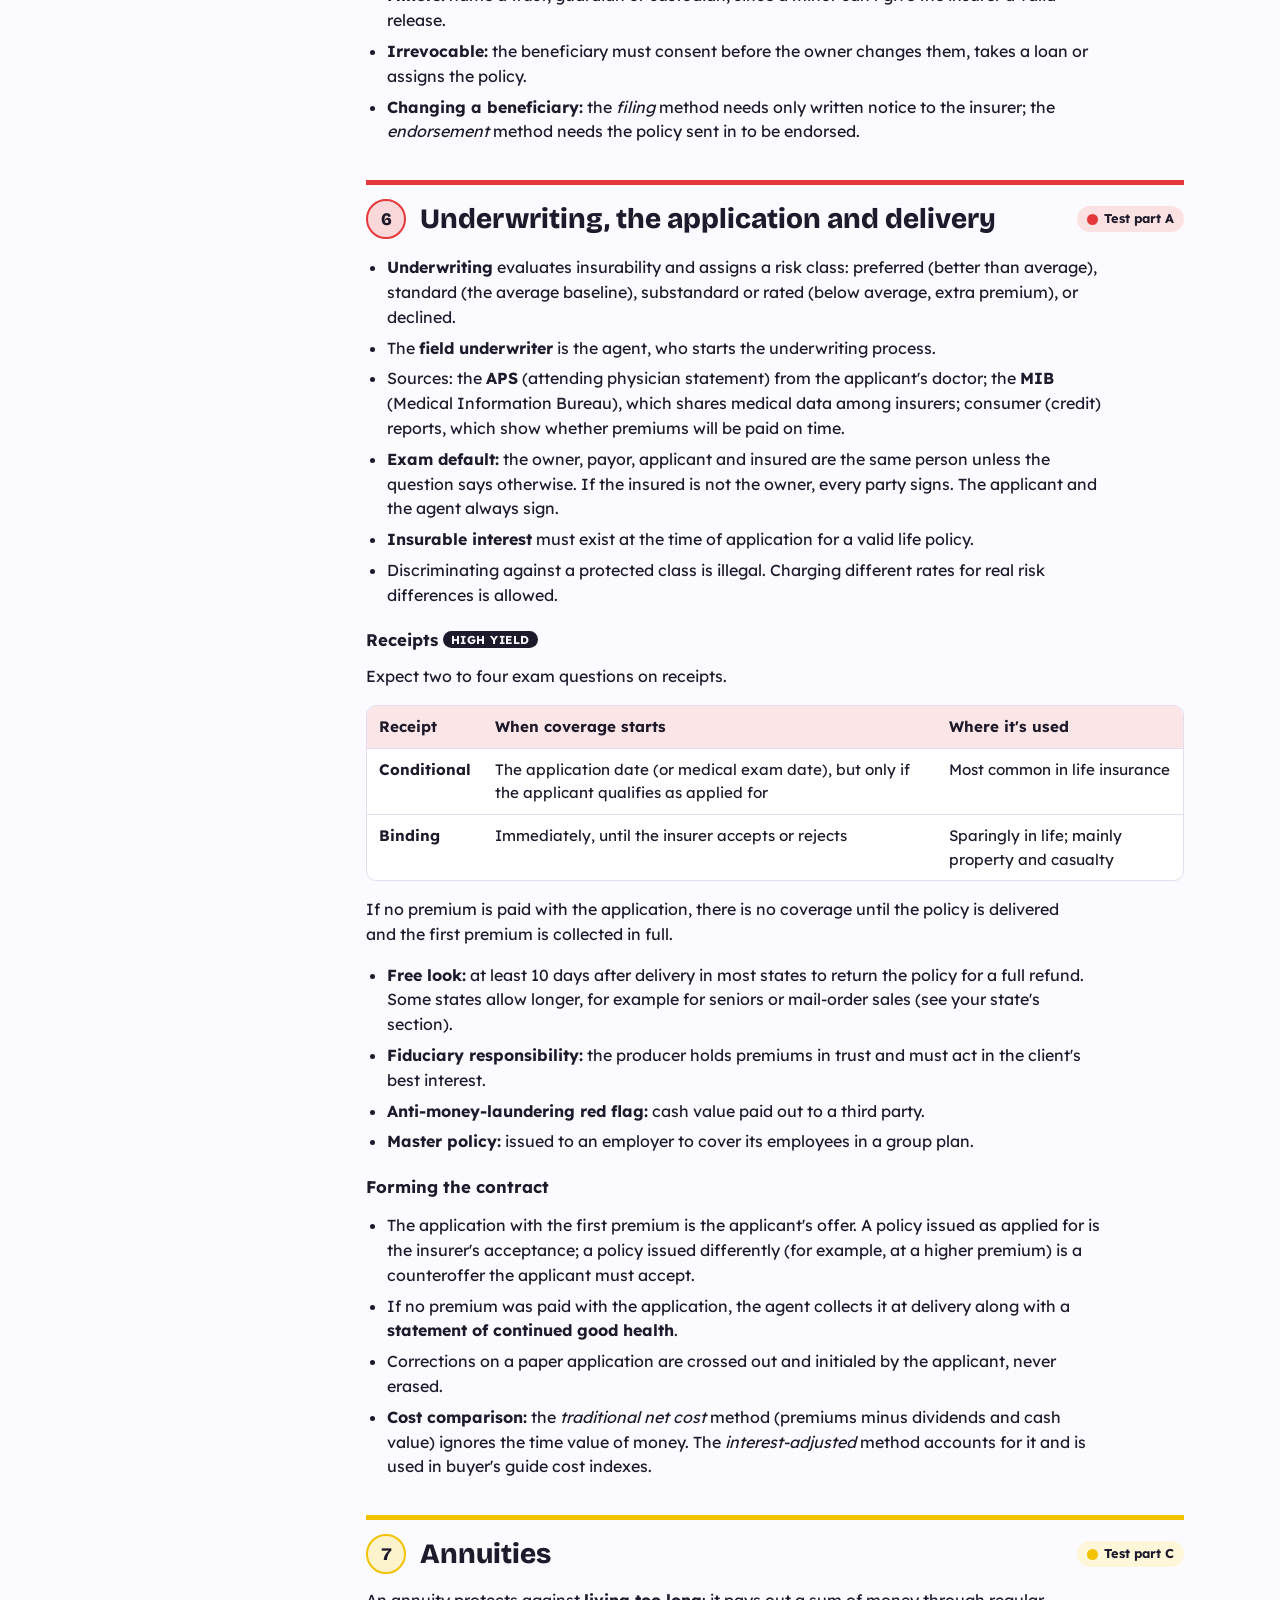
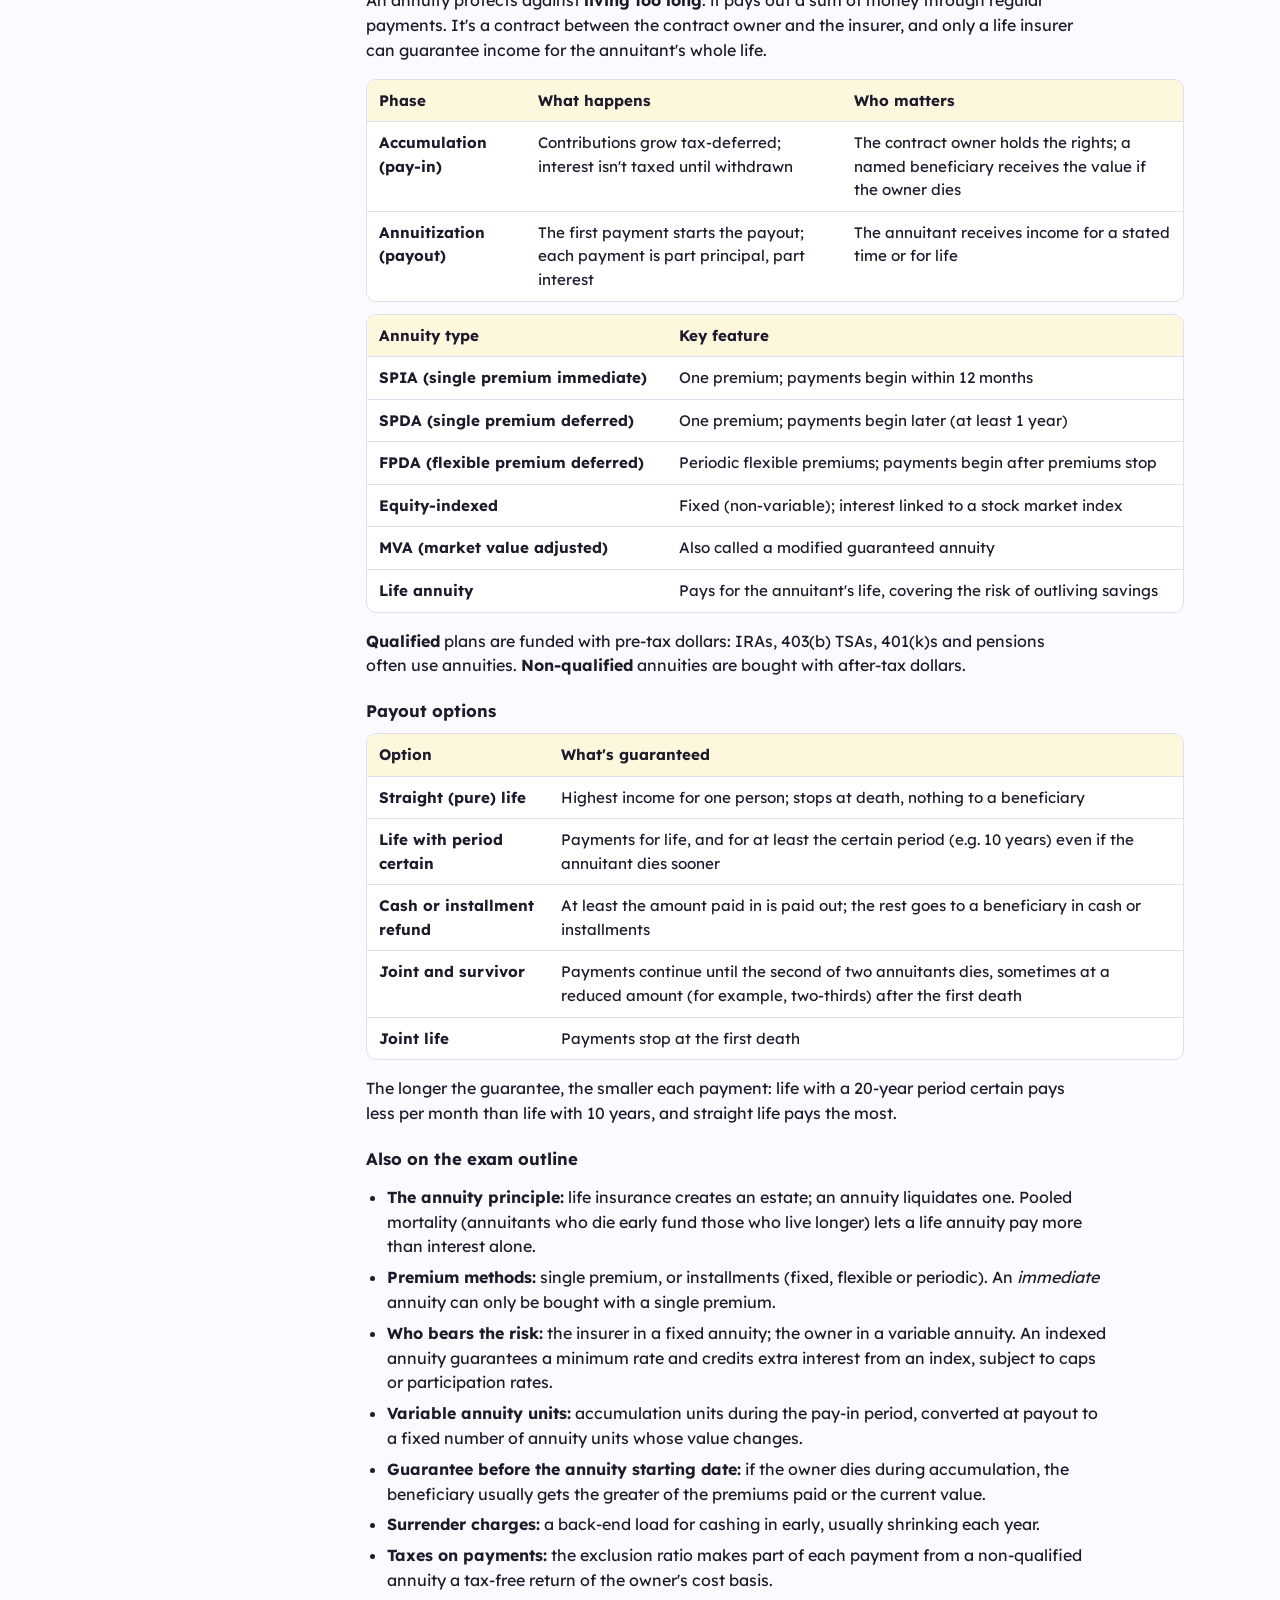
<file: states/nc/study-guide.html>
<!doctype html>
<!-- Generated by tools/build.ps1 from templates/study-guide.html and the content/ and states/ fragments. Edit those, then rebuild. -->
<html lang="en">
<head>
<meta charset="utf-8">
<meta name="viewport" content="width=device-width, initial-scale=1, viewport-fit=cover">
<title>North Carolina Life &amp; Health Study Guide</title>
<meta name="description" content="Study guide for the North Carolina life and health insurance license exams: shared life and health topics plus North Carolina law.">
<link rel="preconnect" href="https://fonts.googleapis.com">
<link rel="preconnect" href="https://fonts.gstatic.com" crossorigin>
<link rel="stylesheet" href="https://fonts.googleapis.com/css2?family=Lexend:wght@400;600;700&family=Bricolage+Grotesque:opsz,wght@12..96,600;12..96,800&display=swap">
<link rel="stylesheet" href="../../assets/site.css">
<link rel="stylesheet" href="../../assets/guide.css">
</head>
<body>
<div class="rainbow-rule" aria-hidden="true"></div>
<nav class="wrap topnav" aria-label="Site">
  <a class="brand" href="../../"><span class="dot rainbow" aria-hidden="true"></span>Life &amp; Health Exam Prep</a>
  <div class="navlinks">
    <a href="./">North Carolina</a>
    <a href="study-guide.html" aria-current="page">Study guide</a>
    <a href="practice-test.html">Practice test</a>
    <a href="mock-exam.html">Mock exam</a>
  </div>
</nav>
<div class="review-banner"><div class="wrap"><p><strong>In review.</strong> North Carolina's content is being checked by licensed professionals before release.</p></div></div>
<header class="masthead">
  <div class="wrap">
    <p class="eyebrow">North Carolina · Life &amp; health license exams</p>
    <h1>North Carolina Study Guide</h1>
    <p class="lede">Life and health topics every state tests, plus North Carolina law. Each topic's color matches the practice test part that covers it.</p>
  </div>
</header>

<div class="wrap guide">
  <nav class="toc" aria-label="Topics">
    <h2>Topics</h2>
    <ol id="toc"></ol>
  </nav>

  <main class="content">
    <div class="legend" aria-label="How to read this guide">
      <span><span class="dot" style="--c:var(--muted)"></span><strong>Watch out</strong> boxes flag common mix-ups</span>
      <span><span class="hi">High yield</span> heavily tested</span>
      <span><span class="part-chip">Life</span><span class="part-chip">Health</span><span class="part-chip">NC law</span> color groups</span>
    </div>

    <!-- NC exam overview -->
    <section class="topic all-parts" id="exam" style="--c:var(--indigo)" data-short="The NC exams">
      <div class="topic-head">
        <span class="badge">✦</span>
        <h2>The North Carolina exams</h2>
      </div>
      <p>North Carolina gives separate Life Agent and Accident &amp; Health or Sickness Agent exams. Each has 55 scored, four-option multiple-choice questions plus up to 5 unscored pretest questions. Sections below follow the <a href="https://www.ncdoi.gov/documents/company-licensing/nc-insurance-licensing-examination-candidate-guide/open">NC Department of Insurance content outlines</a> (effective March 15, 2024).</p>
      <div class="table-wrap"><table>
        <thead><tr><th>Life Agent exam</th><th>Scored questions</th></tr></thead>
        <tbody>
          <tr><td>Types of individual life insurance</td><td class="num">17</td></tr>
          <tr><td>Annuities</td><td class="num">5</td></tr>
          <tr><td>Policy provisions, options and other features</td><td class="num">11</td></tr>
          <tr><td>Other life topics</td><td class="num">8</td></tr>
          <tr><td>NC statutes and regulations pertinent to life</td><td class="num">14</td></tr>
        </tbody>
      </table></div>
      <div class="table-wrap"><table>
        <thead><tr><th>Accident &amp; Health exam</th><th>Scored questions</th></tr></thead>
        <tbody>
          <tr><td>Accident &amp; health insurance policies</td><td class="num">22</td></tr>
          <tr><td>Accident &amp; health insurance provisions</td><td class="num">11</td></tr>
          <tr><td>Other accident &amp; health topics</td><td class="num">8</td></tr>
          <tr><td>NC statutes and regulations pertinent to accident &amp; health</td><td class="num">14</td></tr>
        </tbody>
      </table></div>
      <p>About a quarter of each exam is North Carolina law. The rest is covered by the life and health topics that follow.</p>
    </section>


    <h2 class="group-head" id="life">Life insurance</h2>
    <!-- L1 -->
    <section class="topic" id="topic-L1" style="--c:var(--red)">
      <div class="topic-head">
        <span class="badge"></span>
        <h2>Insurers and how they are organized</h2>
        <a class="part-link" href="practice-test.html"><span class="dot"></span>Test part A</a>
      </div>
      <div class="table-wrap"><table>
        <thead><tr><th>Term</th><th>What it means</th></tr></thead>
        <tbody>
          <tr><td>Insurer</td><td>The company providing the insurance</td></tr>
          <tr><td>Insured</td><td>The person covered by the policy</td></tr>
          <tr><td>Mutual company</td><td>Owned by policyholders. Issues <strong>participating</strong> policies: policyholders vote for the board and get dividends from divisible surplus</td></tr>
          <tr><td>Stock company</td><td>Owned by stockholders. Issues <strong>nonparticipating</strong> policies: no vote, no dividends</td></tr>
          <tr><td>Mixed plan</td><td>One company issuing both participating and nonparticipating policies</td></tr>
          <tr><td>Fraternal benefit society</td><td>Nonprofit, no capital stock, run solely for its members</td></tr>
          <tr><td>Reciprocal exchange</td><td>Inter-insurance exchange: members insure one another</td></tr>
          <tr><td>Subscribers</td><td>People who buy prepaid service plans</td></tr>
        </tbody>
      </table></div>
      <p>Policy dividends are declared by the insurer and are never guaranteed.</p>

      <h3>Reinsurance</h3>
      <p>Reinsurance is insurance for insurance companies. It protects the insurer from catastrophic loss.</p>
      <ul>
        <li>The ceding (original) insurer stays responsible to the client.</li>
        <li><strong>Treaty</strong> reinsurance is broad and automatic.</li>
        <li><strong>Facultative</strong> reinsurance is case by case, for specific risks.</li>
      </ul>

      <h3>Where an insurer is incorporated</h3>
      <div class="table-wrap"><table>
        <thead><tr><th>Type</th><th>Incorporated in</th></tr></thead>
        <tbody>
          <tr><td>Domestic</td><td>This state</td></tr>
          <tr><td>Foreign</td><td>Another US state</td></tr>
          <tr><td>Alien</td><td>Outside the United States</td></tr>
        </tbody>
      </table></div>
      <div class="watch"><strong>Watch out</strong>These types depend on where the insurer is incorporated, not where it sells policies or where an agent is licensed.</div>
      <p>An <strong>authorized (admitted)</strong> insurer holds a certificate of authority from that state's insurance commissioner (or director). <strong>Nonadmitted</strong> insurers write surplus lines coverage when authorized insurers won't accept the risk.</p>
      <div class="watch"><strong>Watch out</strong>A certificate of authority is the license a state gives an insurer to do business there. It is not a way for an agent to be licensed in one state and sell in another.</div>

      <h3>Departments and people</h3>
      <div class="table-wrap"><table>
        <thead><tr><th>Role</th><th>Job</th></tr></thead>
        <tbody>
          <tr><td>Marketing / sales</td><td>Bring in new clients</td></tr>
          <tr><td>Underwriting</td><td>Review applications, investigate, classify risk, approve or decline</td></tr>
          <tr><td>Claims</td><td>Process, investigate and pay claims</td></tr>
          <tr><td>Actuarial</td><td>Set rates, reserves and dividends using mortality and morbidity tables</td></tr>
          <tr><td>Agent</td><td>Represents one or more insurers under contract</td></tr>
          <tr><td>Broker</td><td>Represents the insured rather than an insurer. Licensing rules for brokers vary by state</td></tr>
          <tr><td>Solicitor</td><td>Not licensed to sell; introduces clients to a producer</td></tr>
          <tr><td>Service representative</td><td>Salaried employee who does no commissioned sales</td></tr>
        </tbody>
      </table></div>
      <p>Two federal laws: the <strong>McCarran-Ferguson Act (1945)</strong> leaves insurance regulation to the states. The <strong>Fair Credit Reporting Act</strong> requires telling an applicant that their background is being investigated through a consumer report.</p>
    </section>

    <!-- L2 -->
    <section class="topic" id="topic-L2" style="--c:var(--red)">
      <div class="topic-head">
        <span class="badge"></span>
        <h2>Risk, loss and hazards</h2>
        <a class="part-link" href="practice-test.html"><span class="dot"></span>Test part A</a>
      </div>
      <p>Insurers cover only <strong>pure risk</strong>: a chance of loss with no chance of gain. <strong>Speculative risk</strong>, like buying stock, can lose or gain and is not insurable. A peril causes a loss; a hazard makes a loss more likely.</p>
      <div class="table-wrap"><table>
        <thead><tr><th>Hazard</th><th>What drives it</th><th>Example</th></tr></thead>
        <tbody>
          <tr><td>Physical</td><td>A tangible condition you can see or measure</td><td>Icy steps, faulty wiring, high blood pressure</td></tr>
          <tr><td>Moral</td><td>Dishonesty. Intentional</td><td>Arson, faking a claim</td></tr>
          <tr><td>Morale</td><td>Carelessness because “I'm insured.” Unintentional</td><td>Leaving the car unlocked</td></tr>
        </tbody>
      </table></div>
      <div class="watch"><strong>Watch out</strong>Careless or bad habits are morale hazard. Moral hazard always means intentional dishonesty.</div>
      <ul>
        <li><strong>Loss:</strong> an unintended reduction in financial value. A <strong>direct loss</strong> comes from the peril with no intervening cause. An <strong>indirect loss</strong> is a consequence of a direct loss, such as lost rent after a fire.</li>
        <li><strong>Accident:</strong> sudden and unexpected, at a specific time and place. <strong>Occurrence:</strong> any event that causes a loss, including gradual exposure. Every accident is an occurrence; not every occurrence is an accident.</li>
        <li><strong>Accidental means vs accidental results:</strong> “means” requires the cause to be accidental. “Results” (accidental bodily injury) only requires the outcome to be unexpected, so it covers more.</li>
        <li><strong>Lines of coverage:</strong> accident and health (illness, injury, disability), life (death), annuities (living too long), property (fire, wind, hail, theft, vandalism), liability (negligence, errors and omissions, third-party claims).</li>
        <li><strong>Named perils</strong> covers only the perils listed. <strong>Open (special) perils</strong> covers everything not specifically excluded.</li>
      </ul>

      <h3>Risk management methods: STARR</h3>
      <div class="table-wrap"><table>
        <thead><tr><th>Method</th><th>Meaning</th><th>Example</th></tr></thead>
        <tbody>
          <tr><td>Sharing</td><td>Spread risk among several parties</td><td>Reciprocal exchange, risk pooling</td></tr>
          <tr><td>Transfer</td><td>Shift risk by contract</td><td>Buying insurance, hold-harmless clause, reinsurance</td></tr>
          <tr><td>Avoidance</td><td>Eliminate the activity or hazard</td><td>Not doing the risky activity</td></tr>
          <tr><td>Reduction</td><td>Lower the chance or size of loss</td><td>A company safety program</td></tr>
          <tr><td>Retention</td><td>Deliberately keep the risk</td><td>Deductibles, self-insurance</td></tr>
        </tbody>
      </table></div>
      <ul>
        <li><strong>Law of large numbers:</strong> the larger the group of similar, independent exposure units, the more predictable losses become.</li>
        <li><strong>Exposure units</strong> must be homogeneous: similar objects exposed to the same perils.</li>
        <li><strong>Adverse selection:</strong> higher-risk people seek coverage more, so claims run higher than expected. Underwriting prevents it. Concealing material facts on an application is a form of it.</li>
        <li><strong>Indemnity:</strong> restore the insured to their pre-loss financial position, with no profit. Exceptions: life insurance, valued policies, replacement cost coverage.</li>
      </ul>
      <div class="watch"><strong>Watch out</strong>“As the number of insureds increases, the number of losses decreases” is a classic false statement. More insureds make losses more predictable, not fewer.</div>
    </section>

    <!-- L3 -->
    <section class="topic" id="topic-L3" style="--c:var(--red)">
      <div class="topic-head">
        <span class="badge"></span>
        <h2>Insurance contracts, agency and negligence</h2>
        <a class="part-link" href="practice-test.html"><span class="dot"></span>Test part A</a>
      </div>
      <p>A legal contract needs four elements, <strong>CLOC</strong>: Competent parties, Legal purpose, Offer and acceptance (agreement), Consideration. The applicant's consideration is the premium and the application statements; the insurer's is the promise to pay. STOLI (stranger-originated life insurance) fails legal purpose because the buyer has no insurable interest.</p>
      <div class="table-wrap"><table>
        <thead><tr><th>Contract feature</th><th>What it means</th></tr></thead>
        <tbody>
          <tr><td>Adhesion</td><td>The insurer writes it; the insured takes it or leaves it. Unclear wording is read in the insured's favor</td></tr>
          <tr><td>Aleatory</td><td>Unequal exchange: one party may get far more than it paid in</td></tr>
          <tr><td>Unilateral</td><td>Only the insurer makes an enforceable promise. “Bilateral” is not an insurance term</td></tr>
          <tr><td>Conditional</td><td>Conditions, like paying the premium and filing a claim, must be met before claims are paid</td></tr>
        </tbody>
      </table></div>
      <ul>
        <li><strong>Representations</strong> are statements the applicant believes true. A material misrepresentation can void the policy. <strong>Warranties</strong> are statements guaranteed true.</li>
        <li><strong>Materiality:</strong> the insurer would not have issued the policy had it known the concealed fact. <strong>Rescission:</strong> the contract is treated as void.</li>
        <li><strong>Estoppel:</strong> the insurer can't deny a right it led the insured to rely on. It applies to a policy already in force. <strong>Parol evidence rule:</strong> oral statements made before the written contract can't change it.</li>
        <li><strong>Insurable interest:</strong> you would lose money if the insured died. For life insurance it must exist at application only, and it's presumed for yourself, a spouse, close family and business partners.</li>
      </ul>
      <h3>Agent authority</h3>
      <p>The principal (the insurer) is the source of all authority.</p>
      <div class="table-wrap"><table>
        <thead><tr><th>Type</th><th>Where it comes from</th></tr></thead>
        <tbody>
          <tr><td>Express</td><td>Written in the agent's contract</td></tr>
          <tr><td>Implied</td><td>Unwritten, but needed to carry out the express duties</td></tr>
          <tr><td>Apparent</td><td>The public's reasonable belief, based on the insurer's words or actions</td></tr>
        </tbody>
      </table></div>
      <h3>Negligence</h3>
      <div class="table-wrap"><table>
        <thead><tr><th>Level</th><th>Meaning</th><th>Example</th></tr></thead>
        <tbody>
          <tr><td>Simple</td><td>Failing to act reasonably</td><td>Agent forgets to submit a client's application</td></tr>
          <tr><td>Gross</td><td>Reckless disregard for acting reasonably</td><td>Agent consistently fails to keep client records</td></tr>
          <tr><td>Willful and wanton</td><td>Knowing, deliberate disregard</td><td>Agent knowingly processes a fraudulent claim</td></tr>
        </tbody>
      </table></div>
      <div class="watch"><strong>Watch out</strong><strong>Impersonation</strong> (someone else takes the medical exam for the applicant) and <strong>concealment</strong> (deliberately hiding a material fact) both let the insurer void the contract.</div>
    </section>

    <!-- L4 -->
    <section class="topic" id="topic-L4" style="--c:var(--orange)">
      <div class="topic-head">
        <span class="badge"></span>
        <h2>Life insurance policies</h2>
        <a class="part-link" href="practice-test.html"><span class="dot"></span>Test part B</a>
      </div>
      <p><strong>Term life</strong> is pure, temporary protection for a set period. It has the lowest premium per dollar of coverage and focuses on the death benefit.</p>
      <div class="table-wrap"><table>
        <thead><tr><th>Term type</th><th>Key feature</th></tr></thead>
        <tbody>
          <tr><td>Level term</td><td>Face amount stays the same; lowest premium for a limited time</td></tr>
          <tr><td>Decreasing term</td><td>Face amount drops on a set schedule (mortgages, debts)</td></tr>
          <tr><td>Credit life</td><td>Decreasing term that pays off a debt</td></tr>
          <tr><td>Renewable</td><td>Renew without evidence of insurability; the new premium is always higher (attained age)</td></tr>
          <tr><td>Convertible</td><td>Change to permanent coverage without evidence of insurability</td></tr>
        </tbody>
      </table></div>
      <p>Converting at <strong>attained age</strong> uses your age at conversion, so the premium is higher. <strong>Original age</strong> uses your age when the term policy was issued.</p>
      <h3>Permanent life</h3>
      <div class="table-wrap"><table>
        <thead><tr><th>Policy</th><th>Key feature</th></tr></thead>
        <tbody>
          <tr><td>Whole life (straight / ordinary)</td><td>Permanent, level premium, cash value grows tax-deferred, pays no matter how or when the insured dies</td></tr>
          <tr><td>Limited-pay life (e.g. 20-pay)</td><td>Lifetime coverage, but premiums stop early. Builds cash value faster than straight life. Coverage normally runs to age 100</td></tr>
          <tr><td>Single premium whole life</td><td>One payment; immediate cash value; usually a MEC</td></tr>
          <tr><td>Indeterminate premium</td><td>States a maximum guaranteed premium but charges a lower current premium that the insurer can change</td></tr>
          <tr><td>Adjustable life</td><td>Owner can change the face amount, premium and cash value</td></tr>
          <tr><td>Universal life</td><td>Term coverage plus a cash value account; flexible premiums</td></tr>
          <tr><td>Indexed universal life</td><td>Fixed (non-variable) product with interest tied to a market index</td></tr>
          <tr><td>Variable life</td><td>Cash value and death benefit rise and fall with separate-account investments; the owner bears the investment risk</td></tr>
          <tr><td>Joint and survivor</td><td>Insures two people; pays at the second (last) death</td></tr>
          <tr><td>Industrial life</td><td>Small face amounts with premiums often paid weekly or monthly; some states cap the face amount (see your state's section)</td></tr>
        </tbody>
      </table></div>
      <ul>
        <li><strong>Level premium concept:</strong> premiums in the early years are higher than the cost of protection. The excess builds the reserve that keeps later premiums level.</li>
        <li><strong>MEC (modified endowment contract):</strong> a policy funded too fast to pass the IRS 7-pay test, such as single premium. Loans and withdrawals become taxable; the death benefit stays tax-free.</li>
        <li><strong>Corridor:</strong> in universal life, the amount of pure insurance above the cash value.</li>
        <li><strong>Excess interest crediting:</strong> the index-linked method ties it to an economic index; the portfolio method ties it to the insurer's own investment earnings.</li>
        <li><strong>IOLI / STOLI:</strong> investors own a policy on someone unrelated to them, so there is no insurable interest.</li>
      </ul>
      <div class="watch"><strong>Watch out</strong>Raising the face amount with policy dividends (paid-up additions) is not adjustable life.</div>
      <h3>How the premium is built</h3>
      <ul>
        <li>Three factors: mortality, interest and expense. Morbidity is not a life premium factor.</li>
        <li>Net single premium = mortality cost − interest.</li>
        <li>Gross premium = net premium + loading (the expense factor).</li>
      </ul>
      <h3>More policy types</h3>
      <ul>
        <li><strong>Endowment:</strong> pays the face amount at death during the term, or at the maturity date if the insured is alive.</li>
        <li><strong>Modified premium:</strong> lower premium for the first few years, then one step up to a higher level premium. <strong>Graded premium</strong> rises gradually each year before leveling off.</li>
        <li><strong>Jumping juvenile:</strong> the face amount increases automatically at a set age, often fivefold at 21, with no premium increase or proof of insurability.</li>
        <li><strong>Universal life</strong> is <em>unbundled</em>: mortality charges, expenses and interest credits are shown separately. The <em>target premium</em> is the amount the insurer suggests paying. <strong>Option A</strong> pays a level death benefit (the face amount includes the cash value); <strong>Option B</strong> pays the face amount plus the cash value.</li>
        <li><strong>Variable products</strong> are securities, so selling them also requires FINRA registration, such as the <a href="https://www.finra.org/registration-exams-ce/qualification-exams/series6">Series 6</a>.</li>
      </ul>
      <h3>Also on the exam outline <span class="hi">High yield</span></h3>
      <p>Policy types are the biggest section of the life exam. These are the details that show up in trickier questions.</p>
      <div class="table-wrap"><table>
        <thead><tr><th>Term</th><th>What to know</th></tr></thead>
        <tbody>
          <tr><td>Annually renewable term (ART)</td><td>Renews every year without evidence of insurability; the premium rises each year</td></tr>
          <tr><td>Renewal age limits</td><td>Insurers stop renewals at an age such as 70 or 80 to limit adverse selection</td></tr>
          <tr><td>Decreasing term</td><td>Face amount drops; the premium normally stays level</td></tr>
          <tr><td>Original-age conversion</td><td>Lower premium of the younger age, but the owner pays the premium difference plus interest back to the issue date</td></tr>
          <tr><td>Double protection</td><td>Whole life plus an equal amount of term to a set age: pays twice the face if death comes before that age. Not the same as double indemnity (accidental death)</td></tr>
          <tr><td>Family policy</td><td>Whole life on the breadwinner, convertible term on the spouse and children. Newborns are added automatically with no premium increase</td></tr>
          <tr><td>Face amount plus cash value</td><td>Built by adding increasing term equal to the cash value</td></tr>
          <tr><td>Face amount plus return of premium</td><td>Built by adding increasing term equal to the premiums paid</td></tr>
          <tr><td>Joint life</td><td>First-to-die: pays once, at the first death; costs less than two separate policies</td></tr>
          <tr><td>Survivorship (last survivor)</td><td>Second-to-die: pays at the second death, often to pay estate taxes; lowest premium of the two</td></tr>
          <tr><td>Graded (limited) benefit</td><td>Little or no underwriting; pays a reduced amount for deaths from illness in the early years</td></tr>
          <tr><td>Interest-sensitive (current assumption) whole life</td><td>Fixed face amount; the premium or cash value changes with current interest and mortality results</td></tr>
          <tr><td>Universal life guarantees</td><td>A minimum interest rate and maximum mortality charges. Under Option A, the pure insurance shrinks as the cash value grows</td></tr>
          <tr><td>Variable universal life</td><td>Universal life's flexible premiums plus variable life's separate-account investments</td></tr>
        </tbody>
      </table></div>
      <div class="watch"><strong>Watch out</strong>A 20-year endowment builds cash value faster than 20-pay life. Both stop premiums at 20 years, but only the endowment reaches the face amount then.</div>
    </section>

    <!-- L5 -->
    <section class="topic" id="topic-L5" style="--c:var(--orange)">
      <div class="topic-head">
        <span class="badge"></span>
        <h2>Riders, provisions and options</h2>
        <a class="part-link" href="practice-test.html"><span class="dot"></span>Test part B</a>
      </div>
      <div class="table-wrap"><table>
        <thead><tr><th>Rider</th><th>What it does</th></tr></thead>
        <tbody>
          <tr><td>Waiver of premium</td><td>Waives premiums during total and permanent disability</td></tr>
          <tr><td>Payor benefit</td><td>On a juvenile policy; waives premiums if the payor (usually a parent) dies or is disabled</td></tr>
          <tr><td>Disability income</td><td>Monthly income based on the face amount during total disability</td></tr>
          <tr><td>Accidental death benefit</td><td>Pays an extra sum if death is accidental</td></tr>
          <tr><td>Accelerated benefits</td><td>Pays part of the death benefit early if the insured is terminally ill (1–2 years to live)</td></tr>
          <tr><td>Term rider</td><td>Adds level or decreasing term coverage to a whole life policy</td></tr>
        </tbody>
      </table></div>
      <div class="table-wrap"><table>
        <thead><tr><th>Provision</th><th>Rule</th></tr></thead>
        <tbody>
          <tr><td>Entire contract</td><td>The policy, the application and any endorsements are the whole contract</td></tr>
          <tr><td>Insuring agreement</td><td>The insurer's promise to pay a stated sum</td></tr>
          <tr><td>Incontestability</td><td>After 2 years, the insurer can't contest the policy's validity</td></tr>
          <tr><td>Suicide</td><td>Within 2 years of issue: premiums are refunded, no death benefit</td></tr>
          <tr><td>Reinstatement</td><td>Within a period set by state law, often 3 or 5 years after default (see your state's section). Needs a written application, evidence of insurability and overdue premiums with interest</td></tr>
          <tr><td>Automatic premium loan</td><td>An overdue premium is borrowed from cash value at the end of the grace period</td></tr>
          <tr><td>Exclusions</td><td>Risks the policy does not cover</td></tr>
          <tr><td>Absolute assignment</td><td>Transfers full ownership and control to the assignee</td></tr>
          <tr><td>Revocable beneficiary</td><td>The owner can change them at any time</td></tr>
          <tr><td>Uniform Simultaneous Death Act</td><td>If no one can tell who died first, the insured is presumed to have outlived the beneficiary. Proceeds go to the contingent beneficiary or the insured's estate</td></tr>
          <tr><td>Common disaster clause</td><td>The primary beneficiary must outlive the insured by a set time (often 30 days) or proceeds go to the contingent beneficiary</td></tr>
        </tbody>
      </table></div>
      <div class="watch"><strong>Watch out</strong>Under a common disaster clause, proceeds go to the insured's estate only when there is no contingent beneficiary.</div>
      <h3>Nonforfeiture options</h3>
      <p>These guarantee value even if the policy lapses.</p>
      <ol>
        <li><strong>Cash surrender:</strong> take the cash value and end the policy.</li>
        <li><strong>Reduced paid-up:</strong> a smaller face amount for life, with no more premiums.</li>
        <li><strong>Extended term:</strong> the full face amount as term coverage for as long as the cash value lasts.</li>
      </ol>
      <h3>Dividend options: CRAPO</h3>
      <p>Cash, Reduction of premium, Accumulate at interest, Paid-up additions, One-year term.</p>
      <h3>Taxes</h3>
      <p>A lump-sum death benefit is free of income tax, but interest earned on proceeds held by the insurer is taxable. Cash value grows tax-deferred. Surrender value is the cash paid when the owner voluntarily ends the policy.</p>
      <h3>More provisions</h3>
      <div class="table-wrap"><table>
        <thead><tr><th>Provision</th><th>Rule</th></tr></thead>
        <tbody>
          <tr><td>Grace period</td><td>Usually 30 or 31 days. Coverage continues, and an unpaid premium is deducted from a death claim</td></tr>
          <tr><td>Misstatement of age or gender</td><td>Benefits are adjusted to what the premium paid would buy at the correct age</td></tr>
          <tr><td>War exclusion</td><td><em>Results</em> type excludes deaths caused by war; <em>status</em> type excludes any death while in military service</td></tr>
          <tr><td>Collateral assignment</td><td>Partial, temporary transfer to secure a loan; the lender is paid first</td></tr>
          <tr><td>Right to defer</td><td>The insurer may delay paying cash value or a loan (other than for premiums) up to 6 months</td></tr>
          <tr><td>Automatic nonforfeiture option</td><td>Extended term usually applies if the owner makes no election</td></tr>
          <tr><td>Guaranteed insurability</td><td>Buy more coverage at set ages or events without proving insurability</td></tr>
        </tbody>
      </table></div>
      <p><strong>Settlement options</strong> (besides a lump sum): interest only, fixed period, fixed amount, and life income (single or joint). The owner chooses; if the owner didn't, the beneficiary can.</p>
      <h3>Also on the exam outline</h3>
      <div class="table-wrap"><table>
        <thead><tr><th>Item</th><th>What to know</th></tr></thead>
        <tbody>
          <tr><td>Reinstatement advantages</td><td>Keeps the original issue age, values and terms. A new contestable period applies only to statements in the reinstatement application</td></tr>
          <tr><td>Change of plan</td><td>Exchange the policy for another type with the same insurer; more pure insurance usually needs evidence of insurability</td></tr>
          <tr><td>Excess interest</td><td>Interest above the guaranteed rate goes to the cash value or lowers premiums, but isn't guaranteed</td></tr>
          <tr><td>Withdrawal vs loan</td><td>A withdrawal permanently lowers the cash value and death benefit. A loan accrues interest and can be repaid; any unpaid loan is subtracted from the death benefit</td></tr>
          <tr><td>Loan interest</td><td>Fixed (stated in the policy) or variable (adjusted against a published index)</td></tr>
          <tr><td>Other-insured rider</td><td>Term coverage on a spouse or children, added to the main policy</td></tr>
          <tr><td>Aviation exclusion</td><td>Excludes pilots, crew and military or private flights; fare-paying airline passengers are covered</td></tr>
          <tr><td>Dividends</td><td>A return of premium, not guaranteed and not taxable until they exceed premiums paid. Interest on accumulated dividends is taxable</td></tr>
          <tr><td>Premium modes</td><td>Annual costs least in total; monthly costs most. A front-end load comes out of each premium; a back-end load is a surrender charge</td></tr>
          <tr><td>Accidental death rider</td><td>Death must occur within 90 days of the accident</td></tr>
          <tr><td>Waiver of premium</td><td>After 6 months of total disability; premiums paid during the wait are refunded</td></tr>
          <tr><td>Waiver of monthly deduction</td><td>Universal life version: covers only the monthly cost of insurance and expense charges</td></tr>
          <tr><td>Cost of living rider</td><td>Raises the face amount with inflation (often the CPI) without evidence of insurability</td></tr>
        </tbody>
      </table></div>
      <h3>Beneficiary designations</h3>
      <ul>
        <li><strong>Per stirpes:</strong> a deceased beneficiary's share passes to their descendants. <strong>Per capita:</strong> it's split among the surviving named beneficiaries.</li>
        <li><strong>Class designation:</strong> a group such as “my children,” which includes children born later.</li>
        <li><strong>Estate:</strong> proceeds go through probate and can be reached by creditors.</li>
        <li><strong>Minors:</strong> name a trust, guardian or custodian, since a minor can't give the insurer a valid release.</li>
        <li><strong>Irrevocable:</strong> the beneficiary must consent before the owner changes them, takes a loan or assigns the policy.</li>
        <li><strong>Changing a beneficiary:</strong> the <em>filing</em> method needs only written notice to the insurer; the <em>endorsement</em> method needs the policy sent in to be endorsed.</li>
      </ul>
    </section>

    <!-- L6 -->
    <section class="topic" id="topic-L6" style="--c:var(--red)">
      <div class="topic-head">
        <span class="badge"></span>
        <h2>Underwriting, the application and delivery</h2>
        <a class="part-link" href="practice-test.html"><span class="dot"></span>Test part A</a>
      </div>
      <ul>
        <li><strong>Underwriting</strong> evaluates insurability and assigns a risk class: preferred (better than average), standard (the average baseline), substandard or rated (below average, extra premium), or declined.</li>
        <li>The <strong>field underwriter</strong> is the agent, who starts the underwriting process.</li>
        <li>Sources: the <strong>APS</strong> (attending physician statement) from the applicant's doctor; the <strong>MIB</strong> (Medical Information Bureau), which shares medical data among insurers; consumer (credit) reports, which show whether premiums will be paid on time.</li>
        <li><strong>Exam default:</strong> the owner, payor, applicant and insured are the same person unless the question says otherwise. If the insured is not the owner, every party signs. The applicant and the agent always sign.</li>
        <li><strong>Insurable interest</strong> must exist at the time of application for a valid life policy.</li>
        <li>Discriminating against a protected class is illegal. Charging different rates for real risk differences is allowed.</li>
      </ul>
      <h3>Receipts <span class="hi">High yield</span></h3>
      <p>Expect two to four exam questions on receipts.</p>
      <div class="table-wrap"><table>
        <thead><tr><th>Receipt</th><th>When coverage starts</th><th>Where it's used</th></tr></thead>
        <tbody>
          <tr><td>Conditional</td><td>The application date (or medical exam date), but only if the applicant qualifies as applied for</td><td>Most common in life insurance</td></tr>
          <tr><td>Binding</td><td>Immediately, until the insurer accepts or rejects</td><td>Sparingly in life; mainly property and casualty</td></tr>
        </tbody>
      </table></div>
      <p>If no premium is paid with the application, there is no coverage until the policy is delivered and the first premium is collected in full.</p>
      <ul>
        <li><strong>Free look:</strong> at least 10 days after delivery in most states to return the policy for a full refund. Some states allow longer, for example for seniors or mail-order sales (see your state's section).</li>
        <li><strong>Fiduciary responsibility:</strong> the producer holds premiums in trust and must act in the client's best interest.</li>
        <li><strong>Anti-money-laundering red flag:</strong> cash value paid out to a third party.</li>
        <li><strong>Master policy:</strong> issued to an employer to cover its employees in a group plan.</li>
      </ul>
      <h3>Forming the contract</h3>
      <ul>
        <li>The application with the first premium is the applicant's offer. A policy issued as applied for is the insurer's acceptance; a policy issued differently (for example, at a higher premium) is a counteroffer the applicant must accept.</li>
        <li>If no premium was paid with the application, the agent collects it at delivery along with a <strong>statement of continued good health</strong>.</li>
        <li>Corrections on a paper application are crossed out and initialed by the applicant, never erased.</li>
        <li><strong>Cost comparison:</strong> the <em>traditional net cost</em> method (premiums minus dividends and cash value) ignores the time value of money. The <em>interest-adjusted</em> method accounts for it and is used in buyer's guide cost indexes.</li>
      </ul>
    </section>

    <!-- L7 -->
    <section class="topic" id="topic-L7" style="--c:var(--yellow)">
      <div class="topic-head">
        <span class="badge"></span>
        <h2>Annuities</h2>
        <a class="part-link" href="practice-test.html"><span class="dot"></span>Test part C</a>
      </div>
      <p>An annuity protects against <strong>living too long</strong>: it pays out a sum of money through regular payments. It's a contract between the contract owner and the insurer, and only a life insurer can guarantee income for the annuitant's whole life.</p>
      <div class="table-wrap"><table>
        <thead><tr><th>Phase</th><th>What happens</th><th>Who matters</th></tr></thead>
        <tbody>
          <tr><td>Accumulation (pay-in)</td><td>Contributions grow tax-deferred; interest isn't taxed until withdrawn</td><td>The contract owner holds the rights; a named beneficiary receives the value if the owner dies</td></tr>
          <tr><td>Annuitization (payout)</td><td>The first payment starts the payout; each payment is part principal, part interest</td><td>The annuitant receives income for a stated time or for life</td></tr>
        </tbody>
      </table></div>
      <div class="table-wrap"><table>
        <thead><tr><th>Annuity type</th><th>Key feature</th></tr></thead>
        <tbody>
          <tr><td>SPIA (single premium immediate)</td><td>One premium; payments begin within 12 months</td></tr>
          <tr><td>SPDA (single premium deferred)</td><td>One premium; payments begin later (at least 1 year)</td></tr>
          <tr><td>FPDA (flexible premium deferred)</td><td>Periodic flexible premiums; payments begin after premiums stop</td></tr>
          <tr><td>Equity-indexed</td><td>Fixed (non-variable); interest linked to a stock market index</td></tr>
          <tr><td>MVA (market value adjusted)</td><td>Also called a modified guaranteed annuity</td></tr>
          <tr><td>Life annuity</td><td>Pays for the annuitant's life, covering the risk of outliving savings</td></tr>
        </tbody>
      </table></div>
      <p><strong>Qualified</strong> plans are funded with pre-tax dollars: IRAs, 403(b) TSAs, 401(k)s and pensions often use annuities. <strong>Non-qualified</strong> annuities are bought with after-tax dollars.</p>
      <h3>Payout options</h3>
      <div class="table-wrap"><table>
        <thead><tr><th>Option</th><th>What's guaranteed</th></tr></thead>
        <tbody>
          <tr><td>Straight (pure) life</td><td>Highest income for one person; stops at death, nothing to a beneficiary</td></tr>
          <tr><td>Life with period certain</td><td>Payments for life, and for at least the certain period (e.g. 10 years) even if the annuitant dies sooner</td></tr>
          <tr><td>Cash or installment refund</td><td>At least the amount paid in is paid out; the rest goes to a beneficiary in cash or installments</td></tr>
          <tr><td>Joint and survivor</td><td>Payments continue until the second of two annuitants dies, sometimes at a reduced amount (for example, two-thirds) after the first death</td></tr>
          <tr><td>Joint life</td><td>Payments stop at the first death</td></tr>
        </tbody>
      </table></div>
      <p>The longer the guarantee, the smaller each payment: life with a 20-year period certain pays less per month than life with 10 years, and straight life pays the most.</p>
      <h3>Also on the exam outline</h3>
      <ul>
        <li><strong>The annuity principle:</strong> life insurance creates an estate; an annuity liquidates one. Pooled mortality (annuitants who die early fund those who live longer) lets a life annuity pay more than interest alone.</li>
        <li><strong>Premium methods:</strong> single premium, or installments (fixed, flexible or periodic). An <em>immediate</em> annuity can only be bought with a single premium.</li>
        <li><strong>Who bears the risk:</strong> the insurer in a fixed annuity; the owner in a variable annuity. An indexed annuity guarantees a minimum rate and credits extra interest from an index, subject to caps or participation rates.</li>
        <li><strong>Variable annuity units:</strong> accumulation units during the pay-in period, converted at payout to a fixed number of annuity units whose value changes.</li>
        <li><strong>Guarantee before the annuity starting date:</strong> if the owner dies during accumulation, the beneficiary usually gets the greater of the premiums paid or the current value.</li>
        <li><strong>Surrender charges:</strong> a back-end load for cashing in early, usually shrinking each year.</li>
        <li><strong>Taxes on payments:</strong> the exclusion ratio makes part of each payment from a non-qualified annuity a tax-free return of the owner's cost basis.</li>
      </ul>
      <h3>Taxes</h3>
      <ul>
        <li>Withdrawals before annuitization come out <strong>earnings first</strong>, taxed as ordinary income. Before age 59½, a 10% penalty applies unless an exception fits, such as death, disability or substantially equal payments (<a href="https://www.law.cornell.edu/uscode/text/26/72">26 U.S.C. § 72</a>).</li>
        <li><strong>Section 1035 exchanges</strong> are tax-free for life to life, life to annuity, and annuity to annuity, but not annuity to life (<a href="https://www.law.cornell.edu/uscode/text/26/1035">26 U.S.C. § 1035</a>).</li>
      </ul>
    </section>

    <!-- L8 -->
    <section class="topic" id="topic-L8" style="--c:var(--yellow)">
      <div class="topic-head">
        <span class="badge"></span>
        <h2>Life insurance needs, business uses and retirement plans</h2>
        <a class="part-link" href="practice-test.html"><span class="dot"></span>Test part C</a>
      </div>
      <p><strong>How much insurance?</strong> The <strong>human life value</strong> approach puts a dollar value on discounted future earnings and counts only lost income. The <strong>needs approach</strong> uses charts and tables to add up:</p>
      <ul>
        <li><strong>Lump-sum needs:</strong> final expenses, debt repayment, emergency fund, mortgage payoff, estate conservation, charitable gifts.</li>
        <li><strong>Income needs:</strong> support for survivors, education, retirement supplement, cash and liquidity.</li>
      </ul>
      <div class="table-wrap"><table>
        <thead><tr><th>Business use</th><th>How it works</th></tr></thead>
        <tbody>
          <tr><td>Business continuation (buy-sell)</td><td>Life insurance funds the agreement to buy out an owner who dies</td></tr>
          <tr><td>Key person</td><td>The business owns the policy, pays for it and is the beneficiary; the key employee is the insured</td></tr>
          <tr><td>Corporate-owned life</td><td>Indemnifies the business for losses when operations are interrupted</td></tr>
          <tr><td>Split-dollar</td><td>Employer and employee share the cost; the employee names the beneficiary for their share</td></tr>
          <tr><td>Other uses</td><td>Employee benefits, reserve fund, business credit, favorable tax treatment</td></tr>
        </tbody>
      </table></div>
      <h3>Group life</h3>
      <ul>
        <li>The employer holds the <strong>master policy</strong>. It must be a <strong>natural group</strong>, formed for a reason other than buying insurance.</li>
        <li><strong>Conversion:</strong> an employee who leaves can convert to individual whole life within 31 days, with no medical exam or proof of insurability, at attained age, up to the group amount. If they die during the conversion period, the group policy pays.</li>
        <li>Accidental death is not a type of group life policy.</li>
      </ul>
      <h3>Retirement plans</h3>
      <div class="table-wrap"><table>
        <thead><tr><th>Plan</th><th>Key point</th></tr></thead>
        <tbody>
          <tr><td>Defined contribution</td><td>Funded by the employer, the employee or both</td></tr>
          <tr><td>403(b) TSA</td><td>Tax-sheltered annuity for public school and 501(c)(3) nonprofit employees</td></tr>
          <tr><td>SIMPLE IRA</td><td>For small employers; simpler, with lower start-up and admin costs</td></tr>
          <tr><td>Keogh (HR-10)</td><td>For the self-employed; allowed only if eligible employees are included</td></tr>
        </tbody>
      </table></div>
      <p><strong>ERISA</strong> requirements for qualified plans: a formal written plan, for the sole benefit of employees, meant to be permanent; eligibility at age 21 with 1 year of service; no discrimination in favor of highly paid employees; survivor benefits and minimum vesting; plan assets kept separate from the business.</p>
      <p><strong>Vesting:</strong> employees are always 100% vested in their own contributions. For employer money in a defined benefit plan: 5-year cliff, or graded from 20% at year 3 to 100% at year 7. Example: Tom is 80% vested, so he forfeits 20% of the employer money.</p>
      <ul>
        <li>Required minimum distributions start at 73. A missed RMD costs a 25% IRS excise tax.</li>
        <li>An indirect rollover paid to you from a qualified plan, like profit sharing, has 20% withheld for income tax.</li>
        <li>IRA rollovers are not limited by dollar amount.</li>
      </ul>
      <h3>Buy-sell plans and the SEP</h3>
      <ul>
        <li>In a <strong>cross-purchase</strong> plan the business owners insure each other; in an <strong>entity</strong> (stock redemption) plan the business owns a policy on each owner.</li>
        <li>A <strong>SEP</strong> (Simplified Employee Pension) puts employer contributions into each employee's own IRA with little paperwork.</li>
      </ul>
    </section>

    <!-- L9 -->
    <section class="topic" id="topic-L9" style="--c:var(--yellow)">
      <div class="topic-head">
        <span class="badge"></span>
        <h2>Social Security</h2>
        <a class="part-link" href="practice-test.html"><span class="dot"></span>Test part C</a>
      </div>
      <p>Social Security is OASDI: Old Age, Survivors and Disability Insurance.</p>
      <h3>FICA <span class="hi">High yield</span></h3>
      <div class="table-wrap"><table>
        <thead><tr><th>Who pays</th><th>Rate</th></tr></thead>
        <tbody>
          <tr><td>Employee</td><td class="num">7.65% (6.2% Social Security + 1.45% Medicare)</td></tr>
          <tr><td>Employer</td><td class="num">7.65% (matching)</td></tr>
          <tr><td>Self-employed</td><td class="num">15.3% (both shares)</td></tr>
        </tbody>
      </table></div>
      <p>Social Security tax stops at a wage cap; Medicare tax has no cap.</p>
      <div class="table-wrap"><table>
        <thead><tr><th>Insured status</th><th>Requirement</th><th>What it gives</th></tr></thead>
        <tbody>
          <tr><td>Fully insured</td><td>40 credits (about 10 years of work)</td><td>Retirement and survivor benefits, premium-free Medicare Part A</td></tr>
          <tr><td>Currently insured</td><td>6 credits in the last 13 quarters</td><td>Limited survivor benefits</td></tr>
        </tbody>
      </table></div>
      <div class="watch"><strong>Watch out</strong>“40 credits” is fully insured, not currently insured. Currently insured takes only 6 recent credits.</div>
      <ul>
        <li><strong>Disability:</strong> fully insured plus 20 credits in the 40 quarters before disability; a 5-month waiting period; total disability expected to last 12 months or end in death. Workers under 24 need 6 credits in the 3 years before disability.</li>
        <li><strong>Survivors:</strong> a $255 lump-sum death benefit, plus monthly income based on the worker's PIA. Children receive benefits until 18.</li>
        <li><strong>Blackout period:</strong> starts when the youngest child turns 16 and ends when the surviving spouse turns 60. No survivor benefits are paid in between.</li>
        <li><strong>AIME:</strong> average indexed monthly earnings, from the worker's highest 35 years adjusted for inflation. <strong>PIA:</strong> the full benefit at full retirement age.</li>
        <li><strong>Full retirement age:</strong> 65 for the oldest workers, rising to 67 for anyone born in 1960 or later.</li>
        <li><strong>Benefit period:</strong> the time frame for Medicare Part A hospital benefits.</li>
      </ul>
    </section>


    <!-- L10 -->
    <section class="topic" id="topic-L10" style="--c:var(--red)">
      <div class="topic-head">
        <span class="badge"></span>
        <h2>Producer ethics and unfair practices</h2>
        <a class="part-link" href="practice-test.html"><span class="dot"></span>Test part A</a>
      </div>
      <p>Every state bans the same core unfair trade practices. The details, penalties and deadlines are in your state's section.</p>
      <div class="table-wrap"><table>
        <thead><tr><th>Practice</th><th>What it is</th></tr></thead>
        <tbody>
          <tr><td>Twisting</td><td>Misrepresenting to get someone to drop a policy and buy another</td></tr>
          <tr><td>Misrepresentation</td><td>Knowingly false or misleading statements about a policy, its benefits or the application</td></tr>
          <tr><td>Defamation</td><td>Maliciously criticizing an insurer's financial condition</td></tr>
          <tr><td>Commingling</td><td>Mixing premiums with personal funds. Premiums are held in trust (a fiduciary duty)</td></tr>
          <tr><td>Unfair discrimination</td><td>Treating people in the same risk class differently for reasons unrelated to risk</td></tr>
          <tr><td>Rebating</td><td>Giving anything of value not stated in the policy to induce a sale. Most states ban it, and some allow limited exceptions</td></tr>
        </tbody>
      </table></div>
      <ul>
        <li><strong>Fair discrimination</strong> is allowed: charging smokers more than nonsmokers reflects a real difference in risk.</li>
        <li><strong>Replacement</strong> itself is legal when it's in the client's interest and the required notices are given. Twisting is replacement done through misrepresentation.</li>
        <li><strong>Controlled business</strong> is coverage written mainly on the agent's own family, employer or business.</li>
      </ul>
    </section>

    <!-- Life numbers -->
    <section class="topic" id="life-numbers" style="--c:var(--yellow)">
      <div class="topic-head">
        <span class="badge">#</span>
        <h2>Life numbers to memorize</h2>
      </div>
      <p>These are the same in every state. Your state's own numbers are in its section. Cover the right column and quiz yourself.</p>
      <div class="table-wrap"><table>
        <thead><tr><th>Number</th><th>What it is</th></tr></thead>
        <tbody>
          <tr><td class="num">1945</td><td>McCarran-Ferguson Act: states regulate insurance</td></tr>
          <tr><td class="num">2 years</td><td>Typical incontestability period and suicide exclusion</td></tr>
          <tr><td class="num">31 days</td><td>Group life conversion period</td></tr>
          <tr><td class="num">6 months</td><td>Insurer may defer paying cash value or a loan</td></tr>
          <tr><td class="num">12 months</td><td>A SPIA must start paying within this time</td></tr>
          <tr><td class="num">Age 100</td><td>Limited-pay coverage normally runs to this age</td></tr>
          <tr><td class="num">59½ / 10%</td><td>Federal penalty on annuity earnings taken out before 59½</td></tr>
          <tr><td class="num">21 + 1 year</td><td>ERISA eligibility: age 21 and 1 year of service</td></tr>
          <tr><td class="num">5-yr cliff / 3–7 graded</td><td>Defined benefit vesting (20% at year 3, 100% at year 7)</td></tr>
          <tr><td class="num">20%</td><td>Withholding on an indirect rollover from a qualified plan</td></tr>
          <tr><td class="num">73 / 25%</td><td>RMD starting age / penalty for missing it</td></tr>
          <tr><td class="num">7.65%</td><td>FICA for an employee (6.2% Social Security + 1.45% Medicare); the employer matches</td></tr>
          <tr><td class="num">15.3%</td><td>FICA for the self-employed</td></tr>
          <tr><td class="num">40 credits</td><td>Fully insured for Social Security</td></tr>
          <tr><td class="num">6 of last 13 quarters</td><td>Currently insured</td></tr>
          <tr><td class="num">20 of last 40 quarters</td><td>Social Security disability work test</td></tr>
          <tr><td class="num">5 months</td><td>Social Security disability waiting period</td></tr>
          <tr><td class="num">35 years</td><td>Highest earning years used for AIME</td></tr>
          <tr><td class="num">$255</td><td>Social Security lump-sum death benefit</td></tr>
          <tr><td class="num">16 to 60</td><td>Blackout period: youngest child turns 16 until the surviving spouse turns 60</td></tr>
          <tr><td class="num">18</td><td>Age when children's survivor benefits stop</td></tr>
          <tr><td class="num">65 to 67</td><td>Full retirement age range (67 if born 1960 or later)</td></tr>
        </tbody>
      </table></div>
    </section>


    <h2 class="group-head" id="health">Health insurance</h2>
    <!-- H1 -->
    <section class="topic" id="topic-H1" style="--c:var(--green)" data-short="Health basics">
      <div class="topic-head">
        <span class="badge"></span>
        <h2>Health insurance basics and limited coverage</h2>
        <a class="part-link" href="practice-test.html"><span class="dot"></span>Test part D</a>
      </div>
      <p>Health insurance has two main jobs: <strong>medical expense</strong> coverage pays for care, and <strong>disability income</strong> coverage replaces lost earnings.</p>
      <div class="table-wrap"><table>
        <thead><tr><th>Coverage</th><th>What it pays</th></tr></thead>
        <tbody>
          <tr><td>Medical expense</td><td>Hospital, surgical, doctor and other costs of care</td></tr>
          <tr><td>Disability income</td><td>A monthly benefit while the insured can't work</td></tr>
          <tr><td>Accidental death and dismemberment (AD&amp;D)</td><td><strong>Principal sum</strong> for accidental death (and often loss of two limbs or both eyes); <strong>capital sum</strong>, a smaller set amount, for losing one limb or one eye</td></tr>
          <tr><td>Hospital indemnity</td><td>A fixed amount per day or per stay, whatever the bill</td></tr>
          <tr><td>Specified (dread) disease</td><td>Only the diseases named in the policy, such as cancer</td></tr>
          <tr><td>Workers' compensation</td><td>Work-related injury and illness; required by state law and paid for by employers</td></tr>
        </tbody>
      </table></div>
      <ul>
        <li><strong>Accidental means</strong> requires both the cause and the result to be accidental. <strong>Accidental bodily injury</strong> (results) requires only an unexpected result, so it covers more.</li>
        <li><strong>Nonoccupational</strong> coverage excludes job-related losses because workers' compensation covers them. <strong>Occupational</strong> coverage pays on and off the job.</li>
        <li>Common exclusions: intentionally self-inflicted injury, war, cosmetic surgery and losses covered by workers' compensation.</li>
      </ul>
    </section>

    <!-- H2 -->
    <section class="topic" id="topic-H2" style="--c:var(--green)" data-short="Disability income">
      <div class="topic-head">
        <span class="badge"></span>
        <h2>Disability income insurance</h2>
        <a class="part-link" href="practice-test.html"><span class="dot"></span>Test part D</a>
      </div>
      <div class="table-wrap"><table>
        <thead><tr><th>Term</th><th>What it means</th></tr></thead>
        <tbody>
          <tr><td>Elimination period</td><td>Wait after a disability starts before benefits begin; a longer one lowers the premium</td></tr>
          <tr><td>Probationary period</td><td>Sickness that starts soon after the policy is issued isn't covered; applies once, to new policies</td></tr>
          <tr><td>Benefit period</td><td>The longest time benefits are paid for one disability</td></tr>
          <tr><td>Own occupation</td><td>Disabled if unable to do one's own job; the most favorable definition</td></tr>
          <tr><td>Any occupation</td><td>Disabled only if unable to do any job suited to one's education, training or experience</td></tr>
          <tr><td>Presumptive disability</td><td>Loss of sight, speech, hearing or two limbs counts as total disability even if working</td></tr>
          <tr><td>Partial disability</td><td>A reduced benefit, often half, for a limited time</td></tr>
          <tr><td>Residual disability</td><td>Pays in proportion to the income lost after returning to work at lower pay</td></tr>
          <tr><td>Recurrent disability</td><td>A relapse from the same cause within the policy's time limit continues the first claim, with no new elimination period</td></tr>
        </tbody>
      </table></div>
      <h3>Riders</h3>
      <ul>
        <li><strong>Cost of living adjustment (COLA):</strong> raises benefits during a long claim to keep up with inflation.</li>
        <li><strong>Guaranteed insurability option:</strong> buy more coverage later as income rises, without proving insurability.</li>
        <li><strong>Social insurance supplement:</strong> pays when Social Security or another program pays less than expected, or nothing.</li>
        <li><strong>Waiver of premium:</strong> stops premiums during a long total disability.</li>
      </ul>
      <h3>Business uses</h3>
      <ul>
        <li><strong>Business overhead expense:</strong> pays rent, utilities and staff salaries while the owner is disabled. It doesn't replace the owner's income.</li>
        <li><strong>Disability buy-sell:</strong> funds the purchase of a disabled owner's share, often as a lump sum after a long elimination period of 1 to 2 years.</li>
        <li><strong>Key person disability:</strong> the business owns the policy, pays for it and receives the benefits.</li>
      </ul>
    </section>

    <!-- H3 -->
    <section class="topic" id="topic-H3" style="--c:var(--green)" data-short="Medical expense & ACA">
      <div class="topic-head">
        <span class="badge"></span>
        <h2>Medical expense insurance, managed care and the ACA</h2>
        <a class="part-link" href="practice-test.html"><span class="dot"></span>Test part D</a>
      </div>
      <h3>Basic and major medical</h3>
      <ul>
        <li><strong>Basic medical expense</strong> covers hospital, surgical and physician costs, often first-dollar but with low limits. Surgical benefits often follow a <strong>relative value scale</strong> or surgical schedule.</li>
        <li><strong>Major medical</strong> covers large expenses after a <strong>deductible</strong>, with <strong>coinsurance</strong> (such as 80/20). The <strong>stop-loss</strong> caps the insured's out-of-pocket costs; after that the plan pays 100%.</li>
        <li><strong>Supplemental major medical</strong> sits on top of a basic plan, with a <strong>corridor deductible</strong> between the two. <strong>Comprehensive major medical</strong> combines both in one policy with one deductible.</li>
        <li><strong>Common accident:</strong> one deductible when several family members are hurt in the same accident. <strong>Carryover:</strong> expenses in the last three months of a year count toward the next year's deductible.</li>
        <li>Cost controls include <strong>preadmission certification</strong> and second surgical opinions.</li>
      </ul>
      <h3>Managed care</h3>
      <div class="table-wrap"><table>
        <thead><tr><th>Plan</th><th>Key features</th></tr></thead>
        <tbody>
          <tr><td>HMO</td><td>Prepaid care in a service area; a primary care <strong>gatekeeper</strong> approves referrals; doctors often paid by <strong>capitation</strong>; emphasis on preventive care. A <em>staff model</em> (closed panel) employs its doctors; an <em>IPA</em> (open panel) contracts with independent doctors</td></tr>
          <tr><td>PPO</td><td>Discounted network; out-of-network care is covered at a higher cost to the insured</td></tr>
          <tr><td>POS</td><td>An HMO-style primary care doctor, with PPO-style out-of-network coverage</td></tr>
        </tbody>
      </table></div>
      <h3>Affordable Care Act and tax-favored accounts</h3>
      <ul>
        <li>Children can stay on a parent's plan until they turn <strong>26</strong>, even if they marry or live elsewhere (<a href="https://www.healthcare.gov/young-adults/children-under-26/">HealthCare.gov</a>).</li>
        <li>Individual plans can't refuse coverage or charge more for preexisting conditions.</li>
        <li><strong>Metal levels</strong> show the plan's estimated share of costs: Bronze 60%, Silver 70%, Gold 80%, Platinum 90%. <strong>Catastrophic</strong> plans are for people under 30 or with a hardship or affordability exemption (<a href="https://www.healthcare.gov/choose-a-plan/plans-categories/">HealthCare.gov</a>).</li>
        <li><strong>HSA:</strong> requires a high deductible health plan. Contributions are deductible, qualified withdrawals are tax-free, the balance rolls over, and non-medical withdrawals before 65 owe a 20% additional tax (<a href="https://www.irs.gov/publications/p969">IRS Pub. 969</a>).</li>
        <li><strong>HRA:</strong> funded only by the employer. <strong>FSA:</strong> mostly use-it-or-lose-it.</li>
      </ul>
    </section>

    <!-- H8 -->
    <section class="topic" id="topic-H8" style="--c:var(--green)" data-short="Health taxes & underwriting">
      <div class="topic-head">
        <span class="badge"></span>
        <h2>Health underwriting, taxes and business uses</h2>
        <a class="part-link" href="practice-test.html"><span class="dot"></span>Test part D</a>
      </div>
      <p>Health underwriting is about <strong>morbidity</strong>, the likelihood of sickness or injury. An <strong>impairment (exclusion) rider</strong> lets an insurer issue a policy while excluding one condition.</p>
      <div class="table-wrap"><table>
        <thead><tr><th>Coverage</th><th>Premiums</th><th>Benefits</th></tr></thead>
        <tbody>
          <tr><td>Individual disability income (paid with after-tax money)</td><td>Not deductible</td><td>Tax-free</td></tr>
          <tr><td>Employer-paid group disability</td><td>Deductible to the employer</td><td>Taxable to the employee</td></tr>
          <tr><td>Employer-paid group medical</td><td>Deductible to the employer; not income to the employee</td><td>Tax-free</td></tr>
          <tr><td>Business overhead expense</td><td>Deductible</td><td>Taxable as business income</td></tr>
          <tr><td>Disability buy-sell and key person disability</td><td>Not deductible</td><td>Tax-free</td></tr>
        </tbody>
      </table></div>
    </section>

    <!-- H4 -->
    <section class="topic" id="topic-H4" style="--c:var(--blue)" data-short="Health provisions">
      <div class="topic-head">
        <span class="badge"></span>
        <h2>Health policy provisions and renewability</h2>
        <a class="part-link" href="practice-test.html"><span class="dot"></span>Test part E</a>
      </div>
      <p>Individual health policies use the <strong>uniform provisions</strong>: 12 mandatory and a set of optional ones. Each state adopts its own version, so check your state's section for its exact numbers.</p>
      <div class="table-wrap"><table>
        <thead><tr><th>Mandatory provision</th><th>Standard rule</th></tr></thead>
        <tbody>
          <tr><td>Entire contract</td><td>The policy and attached papers are the whole agreement</td></tr>
          <tr><td>Time limit on certain defenses</td><td>Misstatements (except fraudulent ones) can't void the policy after 2 years in most states (3 in some)</td></tr>
          <tr><td>Grace period</td><td>7 days weekly, 10 days monthly, 31 days otherwise</td></tr>
          <tr><td>Reinstatement</td><td>Automatic if the insurer doesn't act on the application within 45 days; accidents covered right away, sickness after 10 days</td></tr>
          <tr><td>Notice of claim</td><td>Within 20 days of the loss</td></tr>
          <tr><td>Claim forms</td><td>Insurer sends them within 15 days</td></tr>
          <tr><td>Proof of loss</td><td>Within 90 days in the standard provision (some states allow longer); no later than 1 year unless the insured lacked legal capacity</td></tr>
          <tr><td>Time of payment of claims</td><td>Immediately on proof; disability benefits at least monthly</td></tr>
          <tr><td>Payment of claims</td><td>To the insured, or the beneficiary for death benefits</td></tr>
          <tr><td>Physical exam and autopsy</td><td>Insurer may examine the insured during a claim, at its own expense</td></tr>
          <tr><td>Legal actions</td><td>Not before 60 days after proof of loss, and not after 3 years</td></tr>
          <tr><td>Change of beneficiary</td><td>The insured can change it unless the designation is irrevocable</td></tr>
        </tbody>
      </table></div>
      <p><strong>Optional provisions</strong> include change of occupation (benefits adjust to the new job's risk), misstatement of age, other insurance with this or other insurers, relation of earnings to insurance (benefits limited to earnings), unpaid premium (deducted from a claim), cancellation, conformity with state statutes, illegal occupation, and intoxicants and narcotics.</p>
      <h3>Renewability, from most to least protective</h3>
      <ol>
        <li><strong>Noncancelable:</strong> can't be canceled, and the premium can't rise, until a stated age.</li>
        <li><strong>Guaranteed renewable:</strong> must be renewed until a stated age; premiums can rise only for a whole class.</li>
        <li><strong>Conditionally renewable:</strong> can be nonrenewed only for reasons stated in the policy, never for health alone.</li>
        <li><strong>Optionally renewable:</strong> the insurer can decline to renew on any anniversary or premium due date.</li>
        <li><strong>Cancelable:</strong> the insurer can cancel at any time with notice.</li>
      </ol>
    </section>

    <!-- H5 -->
    <section class="topic" id="topic-H5" style="--c:var(--blue)" data-short="Group health & COBRA">
      <div class="topic-head">
        <span class="badge"></span>
        <h2>Group health and COBRA</h2>
        <a class="part-link" href="practice-test.html"><span class="dot"></span>Test part E</a>
      </div>
      <ul>
        <li>Group coverage is underwritten for the <strong>group as a whole</strong>. The employer holds the <strong>master policy</strong>; each member gets a <strong>certificate</strong>.</li>
        <li><strong>Blanket</strong> policies cover a changing group, such as students or passengers, without naming them. A <strong>MEWA</strong> lets several small employers band together for benefits.</li>
        <li><strong>Coordination of benefits:</strong> the plan covering a person as an employee pays first. For children covered by both parents, the <strong>birthday rule</strong> makes the plan of the parent whose birthday comes first in the year primary.</li>
      </ul>
      <div class="table-wrap"><table>
        <thead><tr><th>COBRA rule</th><th>Federal requirement</th></tr></thead>
        <tbody>
          <tr><td>Employers covered</td><td>20 or more employees (states may have mini-COBRA laws for smaller ones)</td></tr>
          <tr><td>Job loss or reduced hours</td><td>18 months</td></tr>
          <tr><td>Disability extension</td><td>29 months, if Social Security finds the person disabled within the first 60 days</td></tr>
          <tr><td>Death, divorce, Medicare entitlement, child aging out</td><td>36 months for spouses and dependents</td></tr>
          <tr><td>Premium</td><td>Up to 102% of cost (150% during the disability extension)</td></tr>
          <tr><td>Election</td><td>At least 60 days; first payment within 45 days of electing</td></tr>
        </tbody>
      </table></div>
      <p class="source-note">Source: <a href="https://www.dol.gov/agencies/ebsa/about-ebsa/our-activities/resource-center/faqs/cobra-continuation-health-coverage-workers">U.S. Department of Labor COBRA FAQs</a>.</p>
    </section>

    <!-- H6 -->
    <section class="topic" id="topic-H6" style="--c:var(--blue)" data-short="Medicare & Medigap">
      <div class="topic-head">
        <span class="badge"></span>
        <h2>Medicare, Medigap and Medicaid</h2>
        <a class="part-link" href="practice-test.html"><span class="dot"></span>Test part E</a>
      </div>
      <div class="table-wrap"><table>
        <thead><tr><th>Part</th><th>Covers</th></tr></thead>
        <tbody>
          <tr><td>A (hospital)</td><td>Inpatient hospital, skilled nursing facility, hospice and home health care</td></tr>
          <tr><td>B (medical)</td><td>Doctors, outpatient care, durable medical equipment and many preventive services</td></tr>
          <tr><td>C (Medicare Advantage)</td><td>Private plans that bundle A, B and usually D</td></tr>
          <tr><td>D (drugs)</td><td>Prescription drugs</td></tr>
        </tbody>
      </table></div>
      <p class="source-note">Source: <a href="https://www.medicare.gov/basics/get-started-with-medicare/medicare-basics/parts-of-medicare">Medicare.gov</a>.</p>
      <ul>
        <li>Medicare covers people 65 and older, and people under 65 after 24 months of Social Security disability benefits or with end-stage renal disease.</li>
        <li><strong>Medigap</strong> policies fill Medicare's gaps. They're standardized: every company's plan with the same letter has the same benefits.</li>
        <li>The <strong>Medigap open enrollment period</strong> is a one-time, 6-month window starting the first month a person is 65 and enrolled in Part B. During it, insurers can't refuse to sell or charge more for health (<a href="https://www.medicare.gov/health-drug-plans/medigap/ready-to-buy/when">Medicare.gov</a>).</li>
        <li><strong>Medicaid</strong> is a joint federal and state program for people with limited income and resources.</li>
      </ul>
      <div class="watch"><strong>Watch out</strong>Medicare doesn't pay for long-term custodial care. It covers only limited skilled nursing facility care.</div>
    </section>

    <!-- H7 -->
    <section class="topic" id="topic-H7" style="--c:var(--blue)" data-short="Long-term care">
      <div class="topic-head">
        <span class="badge"></span>
        <h2>Long-term care</h2>
        <a class="part-link" href="practice-test.html"><span class="dot"></span>Test part E</a>
      </div>
      <ul>
        <li>The six <strong>activities of daily living</strong>: eating, toileting, transferring, bathing, dressing and continence.</li>
        <li>A tax-qualified policy pays when a licensed health care practitioner certifies, within the past 12 months, that the person can't do at least <strong>2 ADLs for 90 days</strong>, or needs substantial supervision because of severe cognitive impairment.</li>
        <li>A qualified long-term care contract is treated as <strong>accident and health insurance</strong> for taxes (<a href="https://www.law.cornell.edu/uscode/text/26/7702B">26 U.S.C. § 7702B</a>).</li>
        <li>Levels of care run from skilled and intermediate care to <strong>custodial care</strong> (help with daily activities), plus home health care, adult day care and respite care.</li>
        <li><strong>Inflation protection</strong> raises the benefit amount over time.</li>
      </ul>
    </section>

    <!-- Health numbers -->
    <section class="topic" id="health-numbers" style="--c:var(--blue)" data-short="Health numbers">
      <div class="topic-head">
        <span class="badge">#</span>
        <h2>Health numbers to memorize</h2>
      </div>
      <p>Standard and federal numbers. Your state's own versions are in its section.</p>
      <div class="table-wrap"><table>
        <thead><tr><th>Number</th><th>What it is</th></tr></thead>
        <tbody>
          <tr><td class="num">12</td><td>Mandatory uniform provisions</td></tr>
          <tr><td class="num">7 / 10 / 31 days</td><td>Grace periods: weekly / monthly / other premiums</td></tr>
          <tr><td class="num">20 / 15 / 90 days</td><td>Notice of claim / claim forms / standard proof of loss</td></tr>
          <tr><td class="num">60 days / 3 years</td><td>Earliest and latest time to sue</td></tr>
          <tr><td class="num">45 / 10 days</td><td>Automatic reinstatement / sickness coverage after reinstatement</td></tr>
          <tr><td class="num">26</td><td>Age a child can stay on a parent's plan</td></tr>
          <tr><td class="num">60 / 70 / 80 / 90%</td><td>Bronze / Silver / Gold / Platinum plan share</td></tr>
          <tr><td class="num">30</td><td>Catastrophic plans: under this age</td></tr>
          <tr><td class="num">20% / 65</td><td>HSA penalty on non-medical withdrawals / age it stops</td></tr>
          <tr><td class="num">20 employees</td><td>COBRA applies</td></tr>
          <tr><td class="num">18 / 29 / 36 months</td><td>COBRA: job loss / disability / death, divorce and other events</td></tr>
          <tr><td class="num">102% / 150%</td><td>COBRA premium cap / during disability extension</td></tr>
          <tr><td class="num">60 / 45 days</td><td>COBRA election / first payment</td></tr>
          <tr><td class="num">6 months</td><td>Medigap open enrollment period</td></tr>
          <tr><td class="num">24 months</td><td>Social Security disability before Medicare starts</td></tr>
          <tr><td class="num">6 ADLs / 2 for 90 days</td><td>Long-term care benefit trigger</td></tr>
        </tbody>
      </table></div>
    </section>


    <h2 class="group-head" id="state-law">North Carolina law</h2>
    <!-- NC life law -->
    <section class="topic" id="topic-S1" style="--c:var(--indigo)" data-short="NC law: life">
      <div class="topic-head">
        <span class="badge"></span>
        <h2>North Carolina law: life</h2>
        <a class="part-link" href="practice-test.html"><span class="dot"></span>Test part F</a>
      </div>
      <h3>The Commissioner and licensing</h3>
      <ul>
        <li>The <strong>Commissioner of Insurance</strong> is elected by the people for four years. If the office becomes vacant, the Governor fills it for the rest of the term (<a href="https://www.ncleg.gov/EnactedLegislation/Statutes/HTML/BySection/Chapter_58/GS_58-2-5.html">G.S. 58-2-5</a>).</li>
        <li>A resident producer must be at least <strong>18</strong>. The Commissioner can issue a temporary producer license, without an exam, for up to <strong>180 days</strong>, for example after a producer dies or is called to military service. A nonresident producer is never required to have a resident producer countersign (<a href="https://www.ncleg.gov/EnactedLegislation/Statutes/HTML/ByArticle/Chapter_58/Article_33.html">Article 33</a>).</li>
        <li><strong>Continuing education:</strong> up to 24 credit hours every 2 years. A producer who misses the compliance date has 4 months to finish, with a $75 reinstatement fee, before the license goes inactive. Nonresident producers have no NC CE requirement (<a href="https://www.ncdoi.gov/licensees/agent-and-adjuster-licensing/continuing-education-agents-and-adjusters">NCDOI</a>).</li>
      </ul>
      <div class="table-wrap"><table>
        <thead><tr><th>Deadline</th><th>Time</th><th>Source</th></tr></thead>
        <tbody>
          <tr><td>Insurer files a new producer's appointment</td><td class="num">15 days after the first application</td><td><a href="https://www.ncleg.gov/EnactedLegislation/Statutes/HTML/ByArticle/Chapter_58/Article_33.html">G.S. 58-33-40</a></td></tr>
          <tr><td>Insurer reports ending an appointment to the Commissioner</td><td class="num">30 days</td><td><a href="https://www.ncleg.gov/EnactedLegislation/Statutes/HTML/ByArticle/Chapter_58/Article_33.html">G.S. 58-33-56</a></td></tr>
          <tr><td>Insurer tells the producer</td><td class="num">15 days after notifying the Commissioner</td><td><a href="https://www.ncleg.gov/EnactedLegislation/Statutes/HTML/ByArticle/Chapter_58/Article_33.html">G.S. 58-33-56</a></td></tr>
          <tr><td>Producer responds to the Commissioner</td><td class="num">30 days</td><td><a href="https://www.ncleg.gov/EnactedLegislation/Statutes/HTML/ByArticle/Chapter_58/Article_33.html">G.S. 58-33-56</a></td></tr>
          <tr><td>Licensee reports a criminal conviction</td><td class="num">10 days</td><td><a href="https://www.ncleg.gov/EnactedLegislation/Statutes/HTML/BySection/Chapter_58/GS_58-2-69.html">G.S. 58-2-69</a></td></tr>
          <tr><td>Licensee reports a new home or email address</td><td class="num">10 business days</td><td><a href="https://www.ncleg.gov/EnactedLegislation/Statutes/HTML/BySection/Chapter_58/GS_58-2-69.html">G.S. 58-2-69</a></td></tr>
          <tr><td>Licensee reports an administrative action in another state</td><td class="num">30 days after final disposition</td><td><a href="https://www.ncleg.gov/EnactedLegislation/Statutes/HTML/ByArticle/Chapter_58/Article_33.html">G.S. 58-33-32</a></td></tr>
          <tr><td>Licensee reports a criminal prosecution</td><td class="num">30 days after the initial pretrial hearing</td><td><a href="https://www.ncleg.gov/EnactedLegislation/Statutes/HTML/ByArticle/Chapter_58/Article_33.html">G.S. 58-33-32</a></td></tr>
        </tbody>
      </table></div>

      <h3>Selling life insurance and annuities</h3>
      <ul>
        <li>Before a sales presentation, the agent must say they're a life insurance agent and name the insurer (<a href="https://www.ncleg.gov/EnactedLegislation/Statutes/HTML/ByArticle/Chapter_58/Article_60.html">G.S. 58-60-20</a>).</li>
        <li>The buyer gets the <strong>Buyer's Guide</strong> and <strong>Policy Summary</strong> before the insurer accepts the first premium, or with the policy if it has an unconditional refund provision of at least 10 days. The summary is titled “Statement of Policy Cost and Benefit Information.” Failing to deliver them counts as misrepresentation (<a href="https://www.ncleg.gov/EnactedLegislation/Statutes/HTML/ByArticle/Chapter_58/Article_60.html">Article 60</a>).</li>
        <li><strong>Annuities:</strong> the disclosure document and buyer's guide come at or before application, or within 5 business days for other sales. If they weren't given at application, the buyer gets a free look of at least 15 days (<a href="https://www.ncleg.gov/EnactedLegislation/Statutes/HTML/ByArticle/Chapter_58/Article_60.html">G.S. 58-60-135</a>).</li>
        <li><strong>Replacement:</strong> the producer presents and reads the Notice Regarding Replacement no later than when the application is taken. The applicant and producer both sign it, and a copy is left with the applicant (<a href="https://www.law.cornell.edu/regulations/north-carolina/11-N-C-Admin-Code-12-0605">11 NCAC 12 .0605</a>). Replacement includes lapsing, surrendering or converting an existing policy to reduced paid-up or extended term, or using it in a financed purchase (<a href="https://www.law.cornell.edu/regulations/north-carolina/11-N-C-Admin-Code-12-0602">.0602</a>).</li>
      </ul>
      <div class="watch"><strong>Watch out</strong>NC law has no general free-look period for individual life policies. The 10 days is the refund provision an insurer needs if it wants to deliver the Buyer's Guide with the policy. Annuities have the 15-day rule above.</div>

      <h3>Policy rules</h3>
      <div class="table-wrap"><table>
        <thead><tr><th>Rule</th><th>NC requirement</th><th>Source</th></tr></thead>
        <tbody>
          <tr><td>Grace period (life)</td><td>31 days for every premium but the first</td><td><a href="https://www.ncleg.gov/EnactedLegislation/Statutes/HTML/BySection/Chapter_58/GS_58-58-22.html">G.S. 58-58-22</a></td></tr>
          <tr><td>Incontestability and suicide</td><td>2 years from issue; suicide in that time returns at least the premiums</td><td><a href="https://www.ncleg.gov/EnactedLegislation/Statutes/HTML/BySection/Chapter_58/GS_58-58-22.html">G.S. 58-58-22</a></td></tr>
          <tr><td>Reinstatement (life)</td><td>Within 5 years of default, unless surrendered for cash; needs evidence of insurability and back premiums with interest</td><td><a href="https://www.ncleg.gov/EnactedLegislation/Statutes/HTML/BySection/Chapter_58/GS_58-58-22.html">G.S. 58-58-22</a></td></tr>
          <tr><td>Annuities</td><td>31-day grace period; reinstatement within 1 year of default</td><td><a href="https://www.ncleg.gov/EnactedLegislation/Statutes/HTML/ByArticle/Chapter_58/Article_58.html">G.S. 58-58-23</a></td></tr>
          <tr><td>Lapse notice</td><td>In the first year after default, no lapse until 30 days after a premium notice is mailed (not for monthly premiums, group, or term of 1 year or less)</td><td><a href="https://www.ncleg.gov/EnactedLegislation/Statutes/HTML/BySection/Chapter_58/GS_58-58-120.html">G.S. 58-58-120</a></td></tr>
          <tr><td>Industrial life</td><td>Premiums paid monthly or more often and a face amount of $1,000 or less</td><td><a href="https://www.ncleg.gov/EnactedLegislation/Statutes/HTML/ByArticle/Chapter_58/Article_58.html">G.S. 58-58-5</a></td></tr>
          <tr><td>Minors</td><td>Full power to contract for insurance or annuities at 15 and older</td><td><a href="https://www.ncleg.gov/EnactedLegislation/Statutes/HTML/ByArticle/Chapter_58/Article_58.html">G.S. 58-58-100</a></td></tr>
          <tr><td>Group life conversion</td><td>Within 31 days after a job ends. If the whole group policy ends: insured at least 5 years, up to $10,000</td><td><a href="https://www.ncleg.gov/EnactedLegislation/Statutes/HTML/ByArticle/Chapter_58/Article_58.html">G.S. 58-58-140</a></td></tr>
          <tr><td>Policy loan interest</td><td>Fixed rate up to 8%, or an adjustable rate set at least every 12 months but not more than every 3 months</td><td><a href="https://www.ncleg.gov/EnactedLegislation/Statutes/HTML/ByArticle/Chapter_58/Article_61.html">G.S. 58-61-10</a></td></tr>
          <tr><td>Guaranty association</td><td>$300,000 for all benefits, including cash values, per life</td><td><a href="https://www.ncleg.gov/EnactedLegislation/Statutes/HTML/BySection/Chapter_58/GS_58-62-21.html">G.S. 58-62-21</a></td></tr>
        </tbody>
      </table></div>

      <h3>Unfair practices, fraud and privacy</h3>
      <ul>
        <li><strong>Rebating</strong> (anything of value not in the policy, offered to induce a sale) is an unfair trade practice. Policy dividends on participating policies are not rebates (<a href="https://www.ncleg.gov/EnactedLegislation/Statutes/HTML/BySection/Chapter_58/GS_58-63-15.html">G.S. 58-63-15</a>).</li>
        <li><strong>Unauthorized insurers:</strong> representing one unknowingly is a Class 1 misdemeanor; if the producer knew or should have known, it's a Class H felony. Either way the producer is strictly liable for unpaid claims (<a href="https://www.ncleg.gov/EnactedLegislation/Statutes/HTML/BySection/Chapter_58/GS_58-33-95.html">G.S. 58-33-95</a>).</li>
        <li>A producer who knowingly makes a false statement on an application, or to obtain a commission, commits a Class 1 misdemeanor (<a href="https://www.ncleg.gov/EnactedLegislation/Statutes/HTML/BySection/Chapter_58/GS_58-33-105.html">G.S. 58-33-105</a>). A false statement to collect a claim is a Class H felony under $100,000 and a Class C felony at $100,000 or more (<a href="https://www.ncleg.gov/EnactedLegislation/Statutes/HTML/BySection/Chapter_58/GS_58-2-161.html">G.S. 58-2-161</a>).</li>
        <li><strong>Privacy:</strong> pretext interviews are banned except in narrow claim-fraud cases. An authorization to collect information for a life application is valid for up to 30 months. After an adverse underwriting decision, the insurer gives specific reasons within 21 business days of a written request (<a href="https://www.ncleg.gov/EnactedLegislation/Statutes/HTML/ByArticle/Chapter_58/Article_39.html">Article 39</a>).</li>
      </ul>
    </section>

    <!-- NC health law -->
    <section class="topic" id="topic-S2" style="--c:var(--violet)" data-short="NC law: health">
      <div class="topic-head">
        <span class="badge"></span>
        <h2>North Carolina law: health</h2>
        <a class="part-link" href="practice-test.html"><span class="dot"></span>Test part G</a>
      </div>
      <p>The licensing, unfair practices, fraud and privacy rules in the life section apply to health producers too. These are the health-specific rules.</p>
      <h3>Required policy provisions</h3>
      <p>NC's version of the uniform provisions is in <a href="https://www.ncleg.gov/EnactedLegislation/Statutes/HTML/BySection/Chapter_58/GS_58-51-15.html">G.S. 58-51-15</a>.</p>
      <div class="table-wrap"><table>
        <thead><tr><th>Provision</th><th>NC requirement</th></tr></thead>
        <tbody>
          <tr><td>Time limit on certain defenses</td><td>2 years from issue or reinstatement; a preexisting-condition period in this provision can't exceed 1 year</td></tr>
          <tr><td>Grace period</td><td>7 days for weekly premiums, 10 for monthly, 31 for all others</td></tr>
          <tr><td>Reinstatement</td><td>Accidents covered right away; sickness only if it begins more than 10 days after reinstatement</td></tr>
          <tr><td>Notice of claim</td><td>Within 20 days after the loss starts</td></tr>
          <tr><td>Claim forms</td><td>Insurer sends them within 15 days, or the insured can send proof in their own words</td></tr>
          <tr><td>Proof of loss</td><td>Within 180 days after the loss, and no later than 1 year after that unless the insured lacked legal capacity</td></tr>
          <tr><td>Time of payment of claims</td><td>Periodic benefits at least monthly; others immediately on due proof</td></tr>
          <tr><td>Legal actions</td><td>Not before 60 days after proof of loss, and not after 3 years from when proof was required</td></tr>
        </tbody>
      </table></div>
      <div class="watch"><strong>Watch out</strong>NC gives 180 days for proof of loss, not the 90 days in the standard model provision.</div>

      <h3>Who's covered</h3>
      <ul>
        <li>An individual or family <strong>hospitalization policy</strong> must let the buyer return it within 10 days for a full refund (<a href="https://www.ncleg.gov/EnactedLegislation/Statutes/HTML/BySection/Chapter_58/GS_58-51-10.html">G.S. 58-51-10</a>).</li>
        <li><strong>Newborns</strong> are covered from the moment of birth. If adding the child costs extra, enroll within 30 days of birth. Adopted and foster children are covered from placement on the same 30-day terms (<a href="https://www.ncleg.gov/EnactedLegislation/Statutes/HTML/BySection/Chapter_58/GS_58-51-30.html">G.S. 58-51-30</a>).</li>
        <li>A dependent child whose disability prevents self-supporting work stays covered past the age limit. Proof is due within 31 days of reaching that age, then no more than once a year (<a href="https://www.ncleg.gov/EnactedLegislation/Statutes/HTML/BySection/Chapter_58/GS_58-51-25.html">G.S. 58-51-25</a>).</li>
        <li>Policies must cover a screening mammogram every year from age 50, every other year at 40–49, and one baseline at 35–39, plus cervical cancer screening (<a href="https://www.ncleg.gov/EnactedLegislation/Statutes/HTML/BySection/Chapter_58/GS_58-51-57.html">G.S. 58-51-57</a>).</li>
        <li>Long-term care premiums can rise at most 25% for a policyholder in one calendar year (<a href="https://www.ncleg.gov/EnactedLegislation/Statutes/HTML/BySection/Chapter_58/GS_58-51-95.html">G.S. 58-51-95</a>).</li>
      </ul>

      <h3>Group health: continuation, conversion and notice</h3>
      <div class="table-wrap"><table>
        <thead><tr><th>Rule</th><th>NC requirement</th></tr></thead>
        <tbody>
          <tr><td>Eligibility for state continuation</td><td>Continuously insured for the 3 months before coverage ended</td></tr>
          <tr><td>Length</td><td>Up to 18 months</td></tr>
          <tr><td>Premium</td><td>No more than 102% of the group rate</td></tr>
          <tr><td>Time to elect</td><td>At least 60 days</td></tr>
          <tr><td>Conversion after continuation ends</td><td>Apply within 31 days, no evidence of insurability</td></tr>
        </tbody>
      </table></div>
      <p class="source-note">Source: <a href="https://www.ncleg.gov/EnactedLegislation/Statutes/HTML/ByArticle/Chapter_58/Article_53.html">G.S. Chapter 58, Article 53</a>. State continuation sits alongside federal COBRA, which covers employers with 20 or more employees.</p>
      <ul>
        <li>An employer that stops paying group health premiums must give covered people at least <strong>45 days'</strong> written notice before coverage ends. Willfully failing to is a Class H felony when losses are under $100,000 and a Class F felony at $100,000 or more (<a href="https://www.ncleg.gov/EnactedLegislation/Statutes/HTML/BySection/Chapter_58/GS_58-50-40.html">G.S. 58-50-40</a>).</li>
      </ul>
    </section>

    <!-- NC numbers -->
    <section class="topic" id="state-numbers" style="--c:var(--indigo)" data-short="NC numbers">
      <div class="topic-head">
        <span class="badge">#</span>
        <h2>North Carolina numbers to memorize</h2>
      </div>
      <div class="table-wrap"><table>
        <thead><tr><th>Number</th><th>What it is</th></tr></thead>
        <tbody>
          <tr><td class="num">18 / 180 days</td><td>Minimum producer age / longest temporary license</td></tr>
          <tr><td class="num">15 days</td><td>Insurer files a new producer's appointment</td></tr>
          <tr><td class="num">30 / 15 / 30 days</td><td>Ending an appointment: tell the Commissioner / tell the producer / producer responds</td></tr>
          <tr><td class="num">10 days</td><td>Report a criminal conviction</td></tr>
          <tr><td class="num">10 business days</td><td>Report a new home or email address</td></tr>
          <tr><td class="num">24 hours / 2 years</td><td>Continuing education; 4 months to catch up with a $75 fee</td></tr>
          <tr><td class="num">31 days</td><td>Life grace period; group life conversion</td></tr>
          <tr><td class="num">5 years / 1 year</td><td>Reinstatement window: life / annuities</td></tr>
          <tr><td class="num">30 days</td><td>Wait after mailing a premium notice before a lapse</td></tr>
          <tr><td class="num">15 days</td><td>Annuity free look if disclosures weren't given at application</td></tr>
          <tr><td class="num">$1,000</td><td>Industrial life face amount limit</td></tr>
          <tr><td class="num">15</td><td>Age at which minors can contract for insurance</td></tr>
          <tr><td class="num">8%</td><td>Maximum fixed policy loan rate</td></tr>
          <tr><td class="num">$300,000</td><td>Guaranty association limit per life</td></tr>
          <tr><td class="num">30 months / 21 business days</td><td>Life application authorization / reasons for an adverse decision</td></tr>
          <tr><td class="num">7 / 10 / 31 days</td><td>Health grace periods: weekly / monthly / other</td></tr>
          <tr><td class="num">20 / 15 / 180 days</td><td>Notice of claim / claim forms / proof of loss</td></tr>
          <tr><td class="num">60 days / 3 years</td><td>Earliest and latest time to sue on a health policy</td></tr>
          <tr><td class="num">3 / 18 months, 102%</td><td>State continuation: eligibility / length / premium cap</td></tr>
          <tr><td class="num">45 days</td><td>Notice before an employer lets group coverage end for nonpayment</td></tr>
          <tr><td class="num">25%</td><td>Long-term care premium increase cap per year</td></tr>
        </tbody>
      </table></div>
    </section>


    <!-- Memory aids -->
    <section class="topic" id="memory-aids" style="--c:var(--violet)">
      <div class="topic-head">
        <span class="badge">✦</span>
        <h2>Memory aids</h2>
      </div>
      <div class="mnemonics">
        <div class="mn">
          <div class="mn-word" aria-hidden="true"><span style="--k:var(--red)">C</span><span style="--k:var(--orange)">L</span><span style="--k:var(--yellow)">O</span><span style="--k:var(--green)">C</span></div>
          <h3>Contract elements</h3>
          <p>Competent parties, Legal purpose, Offer and acceptance, Consideration.</p>
        </div>
        <div class="mn">
          <div class="mn-word" aria-hidden="true"><span style="--k:var(--red)">S</span><span style="--k:var(--orange)">T</span><span style="--k:var(--yellow)">A</span><span style="--k:var(--green)">R</span><span style="--k:var(--blue)">R</span></div>
          <h3>Risk management</h3>
          <p>Sharing, Transfer, Avoidance, Reduction, Retention.</p>
        </div>
        <div class="mn">
          <div class="mn-word" aria-hidden="true"><span style="--k:var(--red)">C</span><span style="--k:var(--orange)">R</span><span style="--k:var(--yellow)">A</span><span style="--k:var(--green)">P</span><span style="--k:var(--blue)">O</span></div>
          <h3>Dividend options</h3>
          <p>Cash, Reduction of premium, Accumulate at interest, Paid-up additions, One-year term.</p>
        </div>
        <div class="mn">
          <div class="mn-word" aria-hidden="true"><span style="--k:var(--indigo)">M</span><span style="--k:var(--violet)">m</span></div>
          <h3>Moral vs morale</h3>
          <p>Moral is malicious, done on purpose. Morale is “meh,” just careless.</p>
        </div>
        <div class="mn">
          <div class="mn-word" aria-hidden="true"><span style="--k:var(--blue)">D</span><span style="--k:var(--indigo)">F</span><span style="--k:var(--violet)">A</span></div>
          <h3>Domestic, foreign, alien</h3>
          <p>Home state, another state, another country.</p>
        </div>
      </div>
    </section>



    <div class="next-step">
      <div>
        <h2>Ready to test yourself?</h2>
        <p>385 questions in seven color-coded parts, with an explanation for every answer.</p>
      </div>
      <a class="btn primary" href="practice-test.html">Start the practice test →</a>
    </div>
  </main>
</div>

<footer class="wrap foot">
  <p>Not affiliated with any state department of insurance, testing company or regulator. Laws and exam outlines change; confirm details against current law and your state's official candidate handbook.</p>
</footer>
<script src="../../assets/guide.js"></script>
</body>
</html>
</file>
<file: assets/site.css>
/* Shared look for every page: color and type tokens, the rainbow rule, top nav,
   masthead, buttons and footer. Layout: one centered column (max 1120px) with a 16px+ gutter. */
:root {
  --bg: #fbfaff;
  --surface: #ffffff;
  --surface-2: #f3f1fa;
  --fg: #1d1a2b;
  --muted: #5f5a73;
  --line: #e2def0;
  --red: #e5383b;
  --orange: #f48c06;
  --yellow: #f2c200;
  --green: #2d9d5a;
  --blue: #1c7ed6;
  --indigo: #4c3fcf;
  --violet: #9d4edd;
  --ok: #217a43;
  --bad: #c92a3a;
  --link: #4c3fcf;
  --display: "Bricolage Grotesque", "Segoe UI", system-ui, sans-serif;
  --body: "Lexend", "Segoe UI", system-ui, sans-serif;
  color-scheme: light;
}
@media (prefers-color-scheme: dark) {
  :root:not([data-theme="light"]) {
    --bg: #14121c; --surface: #1d1a28; --surface-2: #272336; --fg: #f1eff8; --muted: #aaa4c0; --line: #37314b;
    --red: #ff6b6e; --orange: #ffa94d; --yellow: #ffd43b; --green: #51cf66; --blue: #4dabf7; --indigo: #8c7dff; --violet: #cc8bff;
    --ok: #63e08a; --bad: #ff7b86; --link: #a99fff;
    color-scheme: dark;
  }
}
:root[data-theme="dark"] {
  --bg: #14121c; --surface: #1d1a28; --surface-2: #272336; --fg: #f1eff8; --muted: #aaa4c0; --line: #37314b;
  --red: #ff6b6e; --orange: #ffa94d; --yellow: #ffd43b; --green: #51cf66; --blue: #4dabf7; --indigo: #8c7dff; --violet: #cc8bff;
  --ok: #63e08a; --bad: #ff7b86; --link: #a99fff;
  color-scheme: dark;
}

* { box-sizing: border-box; }
html { -webkit-text-size-adjust: 100%; }
body {
  margin: 0;
  background: var(--bg);
  color: var(--fg);
  font: 16px/1.55 var(--body);
}
.wrap {
  max-width: 1120px;
  margin: 0 auto;
  padding-left: max(16px, env(safe-area-inset-left, 0px));
  padding-right: max(16px, env(safe-area-inset-right, 0px));
}
a { color: var(--link); text-underline-offset: 2px; }
button { font: inherit; color: inherit; }
:focus-visible { outline: 3px solid var(--c, var(--blue)); outline-offset: 2px; }

/* Seven equal bands, red to violet, across the top of every page */
.rainbow-rule {
  height: 6px;
  background: linear-gradient(90deg,
    var(--red) 0 14.28%, var(--orange) 14.28% 28.57%, var(--yellow) 28.57% 42.85%,
    var(--green) 42.85% 57.14%, var(--blue) 57.14% 71.42%, var(--indigo) 71.42% 85.71%, var(--violet) 85.71% 100%);
}

.topnav {
  display: flex;
  flex-wrap: wrap;
  align-items: center;
  justify-content: space-between;
  gap: 8px 16px;
  padding-block: 14px 0;
}
.brand {
  display: inline-flex;
  align-items: center;
  gap: 8px;
  color: var(--fg);
  font: 800 1rem var(--display);
  text-decoration: none;
}
.navlinks { display: flex; flex-wrap: wrap; gap: 4px; }
.navlinks a {
  padding: 6px 12px;
  border-radius: 999px;
  color: var(--fg);
  font-size: 0.9rem;
  font-weight: 700;
  text-decoration: none;
}
.navlinks a:hover { background: var(--surface-2); }
.navlinks a[aria-current="page"] { background: var(--fg); color: var(--bg); }

.dot { width: 11px; height: 11px; flex: none; border-radius: 50%; background: var(--c); }
.dot.rainbow {
  background: conic-gradient(var(--red), var(--orange), var(--yellow), var(--green), var(--blue), var(--indigo), var(--violet), var(--red));
}

.masthead { padding-block: 22px 0; }
.eyebrow {
  margin: 0 0 6px;
  font-size: 0.8rem;
  font-weight: 700;
  letter-spacing: 0.08em;
  text-transform: uppercase;
  color: var(--muted);
}
h1 {
  margin: 0;
  font: 800 clamp(1.9rem, 4.6vw, 3rem)/1.05 var(--display);
  letter-spacing: -0.02em;
  text-wrap: balance;
}
.lede { margin: 10px 0 0; max-width: 62ch; color: var(--muted); }

.btn {
  display: inline-block;
  padding: 10px 16px;
  border: 1px solid var(--line);
  border-radius: 10px;
  background: var(--surface);
  color: var(--fg);
  font-weight: 700;
  font-size: 0.95rem;
  text-decoration: none;
  cursor: pointer;
}
.btn:hover:not(:disabled) { border-color: var(--fg); }
.btn.primary { background: var(--fg); border-color: var(--fg); color: var(--bg); }
.btn.small { padding: 6px 12px; font-size: 0.85rem; }
.btn.danger { border-color: var(--bad); color: var(--bad); }
.btn:disabled { opacity: 0.45; cursor: default; }

kbd {
  padding: 1px 6px;
  border: 1px solid var(--line);
  border-bottom-width: 2px;
  border-radius: 5px;
  background: var(--surface);
  font: 700 0.78rem var(--body);
}

.foot { padding-block: 0 32px; color: var(--muted); font-size: 0.85rem; }
.foot p { margin: 0; max-width: 70ch; }

@media (prefers-reduced-motion: reduce) {
  * { transition: none !important; scroll-behavior: auto !important; }
}

/* Shown on a state's pages until its content has been reviewed */
.review-banner {
  padding-block: 10px;
  background: color-mix(in srgb, var(--yellow) 22%, var(--surface));
  border-bottom: 1px solid var(--line);
  font-size: 0.9rem;
}
.review-banner p { margin: 0; }
</file>
<file: assets/home.css>
/* Home layout: masthead, then large tiles side by side (stacked on phones), then a short how-to row. */
.home-title { font-size: clamp(2.3rem, 6vw, 4rem); }
.tiles {
  display: grid;
  grid-template-columns: repeat(auto-fit, minmax(min(100%, 300px), 1fr));
  gap: 20px;
  padding-block: 28px 20px;
}
.tile {
  display: grid;
  grid-template-rows: auto 1fr auto;
  min-width: 0;
  overflow: hidden;
  border: 1px solid var(--line);
  border-radius: 18px;
  background: var(--surface);
  color: var(--fg);
  text-decoration: none;
  transition: transform 0.15s ease, box-shadow 0.15s ease, border-color 0.15s ease;
}
.tile:hover { transform: translateY(-2px); border-color: var(--fg); box-shadow: 0 10px 28px -16px color-mix(in srgb, var(--fg) 45%, transparent); }
.tile:focus-visible { outline-offset: 4px; }
.bands { display: flex; height: 64px; }
.bands span { flex: var(--w, 1) 1 0; background: var(--c); }
.tile-body { padding: 20px 22px 8px; }
.tile-kicker {
  margin: 0 0 4px;
  font-size: 0.78rem;
  font-weight: 700;
  letter-spacing: 0.08em;
  text-transform: uppercase;
  color: var(--muted);
}
.tile h2 { margin: 0 0 8px; font: 800 clamp(1.6rem, 3vw, 2.1rem)/1.1 var(--display); }
.tile p { margin: 0 0 12px; max-width: 46ch; }
.facts { display: flex; flex-wrap: wrap; gap: 6px; margin: 0; padding: 0; list-style: none; }
.facts li {
  padding: 3px 10px;
  border-radius: 999px;
  background: var(--surface-2);
  font-size: 0.82rem;
  font-weight: 700;
  font-variant-numeric: tabular-nums;
}
.tile-foot {
  display: flex;
  flex-wrap: wrap;
  align-items: center;
  justify-content: space-between;
  gap: 8px 12px;
  padding: 14px 22px 20px;
}
.go { font-weight: 700; }
.progress-note { font-size: 0.85rem; color: var(--muted); font-variant-numeric: tabular-nums; }

.how {
  display: grid;
  grid-template-columns: repeat(3, minmax(0, 1fr));
  gap: 16px;
  margin: 0 0 32px;
  padding: 0;
  list-style: none;
  counter-reset: step;
}
@media (max-width: 760px) { .how { grid-template-columns: minmax(0, 1fr); } }
.how li {
  counter-increment: step;
  display: grid;
  grid-template-columns: 2rem minmax(0, 1fr);
  gap: 10px;
  align-items: start;
  font-size: 0.95rem;
}
.how li::before {
  content: counter(step);
  width: 2rem;
  height: 2rem;
  display: grid;
  place-items: center;
  border: 2px solid var(--c);
  border-radius: 50%;
  background: color-mix(in srgb, var(--c) 18%, var(--surface));
  font: 800 1rem var(--display);
}
.how strong { display: block; }

.retake-banner {
  display: flex;
  flex-wrap: wrap;
  align-items: center;
  justify-content: space-between;
  gap: 10px 16px;
  margin: 0 0 28px;
  padding: 14px 18px;
  border-left: 5px solid var(--bad);
  border-radius: 12px;
  background: color-mix(in srgb, var(--bad) 9%, var(--surface));
}
.retake-banner p { margin: 0; }
.retake-banner strong { display: block; font: 800 1.1rem var(--display); }

/* Home page state picker */
.states {
  display: grid;
  grid-template-columns: repeat(auto-fill, minmax(240px, 1fr));
  gap: 16px;
  padding-block: 28px 32px;
}
.state-card {
  display: grid;
  gap: 6px;
  align-content: start;
  min-width: 0;
  padding: 18px 20px;
  border: 1px solid var(--line);
  border-radius: 16px;
  background: var(--surface);
  color: var(--fg);
  text-decoration: none;
}
a.state-card:hover { border-color: var(--fg); }
.state-card .abbr { font: 800 2.4rem/1 var(--display); }
.state-card h2 { margin: 0; font: 800 1.2rem var(--display); }
.state-card p { margin: 0; color: var(--muted); font-size: 0.9rem; }
.state-card.soon { opacity: 0.6; }
.status {
  justify-self: start;
  padding: 2px 10px;
  border-radius: 999px;
  background: var(--surface-2);
  font-size: 0.78rem;
  font-weight: 700;
}
.status.review { background: color-mix(in srgb, var(--yellow) 30%, var(--surface)); }
.status.ready { background: color-mix(in srgb, var(--ok) 20%, var(--surface)); }
</file>
<file: assets/quiz.css>
/* Practice test layout: a full-width rainbow progress band (one stripe per part),
   part chips, then the question card with a score panel beside it (stacks on phones). */
.spectrum-wrap { margin-top: 22px; }
.spectrum { display: flex; gap: 4px; height: 14px; }
.seg {
  position: relative;
  min-width: 0;
  border-radius: 4px;
  overflow: hidden;
  background: color-mix(in srgb, var(--c) 24%, var(--surface-2));
}
.seg > span { position: absolute; inset: 0 auto 0 0; background: var(--c); transition: width 0.3s ease; }
.spectrum-legend {
  display: flex;
  gap: 4px;
  margin-top: 6px;
  font-size: 0.75rem;
  font-weight: 700;
  color: var(--muted);
  font-variant-numeric: tabular-nums;
}
.spectrum-legend > span { min-width: 0; overflow: hidden; white-space: nowrap; text-overflow: ellipsis; }
@media (max-width: 600px) { .lg-n { display: none; } }

/* Layout */
.layout {
  display: grid;
  grid-template-columns: minmax(0, 1fr) 300px;
  gap: 20px 24px;
  padding-block: 18px 40px;
}
.parts { grid-column: 1 / -1; display: flex; flex-wrap: wrap; align-items: center; gap: 8px; }
#chips { display: contents; }
@media (max-width: 860px) {
  .layout { grid-template-columns: minmax(0, 1fr); }
}

/* Part chips */
.chip {
  display: inline-flex;
  align-items: center;
  gap: 8px;
  padding: 7px 12px;
  border: 1px solid var(--line);
  border-radius: 999px;
  background: var(--surface);
  font-weight: 700;
  font-size: 0.88rem;
  cursor: pointer;
  transition: background 0.15s, border-color 0.15s;
}
.chip:hover { border-color: var(--c, var(--fg)); }
.chip[aria-pressed="true"] {
  border-color: var(--c, var(--fg));
  background: color-mix(in srgb, var(--c, var(--fg)) 14%, var(--surface));
  box-shadow: inset 0 0 0 1px var(--c, var(--fg));
}
.count { font-weight: 400; color: var(--muted); font-variant-numeric: tabular-nums; }
.toggle {
  display: inline-flex;
  align-items: center;
  gap: 8px;
  margin-left: auto;
  padding: 7px 4px;
  font-size: 0.88rem;
  font-weight: 700;
  cursor: pointer;
}
.toggle input { width: 18px; height: 18px; accent-color: var(--indigo); }

/* Question card */
.stage { min-width: 0; display: grid; gap: 14px; align-content: start; }
.card {
  background: var(--surface);
  border: 1px solid var(--line);
  border-radius: 14px;
  overflow: hidden;
}
.card::before { content: ""; display: block; height: 7px; background: var(--c); }
.card-body { padding: 20px clamp(16px, 3vw, 26px) 22px; }
.meta {
  display: flex;
  flex-wrap: wrap;
  align-items: center;
  justify-content: space-between;
  gap: 8px 12px;
  font-size: 0.85rem;
  color: var(--muted);
}
.tags { display: inline-flex; flex-wrap: wrap; gap: 6px; }
.new-tag {
  padding: 3px 10px;
  border: 1px solid var(--line);
  border-radius: 999px;
  background: var(--surface-2);
  color: var(--fg);
  font-weight: 700;
}
.links { display: inline-flex; flex-wrap: wrap; gap: 4px 14px; }
.part-tag {
  display: inline-flex;
  align-items: center;
  gap: 7px;
  padding: 3px 11px 3px 9px;
  border-radius: 999px;
  background: color-mix(in srgb, var(--c) 16%, var(--surface));
  color: var(--fg);
  font-weight: 700;
}
.where { font-variant-numeric: tabular-nums; }
.qtext {
  margin: 14px 0 18px;
  font: 700 clamp(1.1rem, 2.3vw, 1.32rem)/1.45 var(--body);
  text-wrap: pretty;
}
.qnum { font-family: var(--display); font-weight: 800; color: var(--muted); margin-right: 6px; }
.options { list-style: none; margin: 0; padding: 0; display: grid; gap: 10px; }
.opt {
  width: 100%;
  display: grid;
  grid-template-columns: 2.1rem minmax(0, 1fr) auto;
  align-items: center;
  gap: 12px;
  padding: 11px 14px;
  border: 1.5px solid var(--line);
  border-radius: 10px;
  background: var(--surface);
  text-align: left;
  line-height: 1.4;
  cursor: pointer;
  transition: border-color 0.15s, background 0.15s;
}
.opt:hover:not(:disabled) { border-color: var(--c); background: color-mix(in srgb, var(--c) 8%, var(--surface)); }
.opt:disabled { cursor: default; }
.key {
  width: 2.1rem;
  height: 2.1rem;
  display: grid;
  place-items: center;
  border-radius: 50%;
  background: var(--surface-2);
  font-weight: 700;
}
.mark { font-size: 0.8rem; font-weight: 700; white-space: nowrap; }
.opt.is-correct { border-color: var(--ok); background: color-mix(in srgb, var(--ok) 12%, var(--surface)); }
.opt.is-correct .key { background: var(--ok); color: var(--surface); }
.opt.is-correct .mark { color: var(--ok); }
.opt.is-wrong { border-color: var(--bad); background: color-mix(in srgb, var(--bad) 10%, var(--surface)); }
.opt.is-wrong .key { background: var(--bad); color: var(--surface); }
.opt.is-wrong .mark { color: var(--bad); }
.opt.is-dim { opacity: 0.55; }
@media (max-width: 480px) {
  .opt { grid-template-columns: 2.1rem minmax(0, 1fr); }
  .mark { grid-column: 2; }
}

.feedback {
  margin-top: 16px;
  padding: 14px 16px;
  border-left: 5px solid var(--ok);
  border-radius: 8px;
  background: color-mix(in srgb, var(--ok) 10%, var(--surface));
}
.feedback.bad { border-left-color: var(--bad); background: color-mix(in srgb, var(--bad) 9%, var(--surface)); }
.feedback.neutral { border-left-color: var(--c); background: color-mix(in srgb, var(--c) 10%, var(--surface)); }
.fb-title { margin: 0 0 4px; font-weight: 700; }
.fb-why { margin: 0; }
.fb-foot {
  display: flex;
  flex-wrap: wrap;
  align-items: center;
  justify-content: space-between;
  gap: 8px 12px;
  margin-top: 10px;
  font-size: 0.85rem;
  color: var(--muted);
}

.sa-label { display: block; margin-bottom: 6px; font-size: 0.9rem; font-weight: 700; }
textarea {
  width: 100%;
  min-height: 96px;
  padding: 10px 12px;
  border: 1.5px solid var(--line);
  border-radius: 10px;
  background: var(--surface);
  color: var(--fg);
  font: 1rem/1.5 var(--body);
  resize: vertical;
}
.row { display: flex; flex-wrap: wrap; gap: 10px; margin-top: 12px; }

.nav-row { display: flex; flex-wrap: wrap; align-items: center; justify-content: space-between; gap: 8px 12px; }
.nav-row .btn { white-space: nowrap; }
.nav-pos { color: var(--muted); font-size: 0.9rem; font-variant-numeric: tabular-nums; text-align: center; }
@media (max-width: 520px) { .nav-pos { order: 3; flex-basis: 100%; } }
.hint { margin: 0; font-size: 0.82rem; color: var(--muted); }

details.jump { background: var(--surface); border: 1px solid var(--line); border-radius: 14px; padding: 12px 16px; }
details.jump summary { cursor: pointer; font-weight: 700; }
.qgrid { display: grid; grid-template-columns: repeat(auto-fill, minmax(38px, 1fr)); gap: 6px; margin-top: 12px; }
.qcell {
  height: 34px;
  border: 2px solid var(--c);
  border-radius: 7px;
  background: var(--surface);
  font-size: 0.8rem;
  font-weight: 700;
  font-variant-numeric: tabular-nums;
  cursor: pointer;
}
.qcell.ok { background: color-mix(in srgb, var(--ok) 26%, var(--surface)); }
.qcell.bad { background: color-mix(in srgb, var(--bad) 26%, var(--surface)); text-decoration: line-through; }
.qcell.current { box-shadow: 0 0 0 2px var(--surface), 0 0 0 4px var(--fg); }

/* Score panel */
.score {
  align-self: start;
  position: sticky;
  top: 16px;
  display: grid;
  gap: 14px;
  padding: 18px;
  background: var(--surface);
  border: 1px solid var(--line);
  border-radius: 14px;
}
@media (max-width: 860px) { .score { position: static; } }
.score h2 { margin: 0; font: 800 1.05rem var(--display); }
.big { font: 800 2.7rem/1 var(--display); font-variant-numeric: tabular-nums; }
.sub { margin: 4px 0 0; color: var(--muted); font-size: 0.9rem; font-variant-numeric: tabular-nums; }
.prows { display: grid; gap: 10px; }
.prow {
  display: grid;
  grid-template-columns: 11px minmax(0, 1fr) auto;
  align-items: center;
  gap: 4px 8px;
  font-size: 0.86rem;
}
.prow .pname { min-width: 0; overflow: hidden; text-overflow: ellipsis; white-space: nowrap; }
.prow .pnum { color: var(--muted); font-variant-numeric: tabular-nums; }
.pbar {
  grid-column: 2 / -1;
  display: flex;
  height: 7px;
  border-radius: 4px;
  overflow: hidden;
  background: color-mix(in srgb, var(--c) 18%, var(--surface-2));
}
.pbar .right { background: var(--c); }
.pbar .wrong { background: color-mix(in srgb, var(--c) 45%, var(--surface-2)); }
.score-actions { display: flex; flex-wrap: wrap; gap: 8px; }
.confirm { margin: 0; font-size: 0.88rem; }

/* Retake test */
.retake-tag {
  padding: 3px 10px;
  border-radius: 999px;
  background: var(--fg);
  color: var(--bg);
  font-weight: 700;
  font-variant-numeric: tabular-nums;
}
.retake-box {
  display: grid;
  gap: 2px;
  padding: 10px 12px;
  border-left: 4px solid var(--bad);
  border-radius: 8px;
  background: color-mix(in srgb, var(--bad) 8%, var(--surface));
  font-size: 0.88rem;
  font-variant-numeric: tabular-nums;
}
.study-first h3 { margin: 0 0 6px; font: 800 0.95rem var(--display); }
.study-first ol { margin: 0; padding: 0; list-style: none; display: grid; gap: 6px; font-size: 0.86rem; }
.study-first li { display: flex; justify-content: space-between; align-items: baseline; gap: 8px; }
.study-first a { min-width: 0; }
.study-first .pnum { flex: none; white-space: nowrap; }
.study-first .empty-note { margin: 0; font-size: 0.86rem; color: var(--muted); }

.results { padding: 22px clamp(16px, 3vw, 26px) 24px; display: grid; gap: 14px; }
.results .eyebrow { margin-bottom: 4px; }
.res-score { display: flex; flex-wrap: wrap; align-items: baseline; gap: 4px 14px; }
.res-pct { font-weight: 700; font-variant-numeric: tabular-nums; }
.res-sub { margin: 6px 0 0; color: var(--muted); max-width: 60ch; }
.res-h { margin: 8px 0 0; font: 800 1.1rem var(--display); }
.focus-list, .miss-list { list-style: none; margin: 0; padding: 0; display: grid; gap: 8px; }
.focus-list li {
  display: grid;
  grid-template-columns: 2.2rem minmax(0, 1fr) auto;
  align-items: center;
  gap: 12px;
  padding: 10px 12px;
  border: 1px solid var(--line);
  border-radius: 10px;
  background: var(--surface);
}
.focus-count {
  width: 2.2rem;
  height: 2.2rem;
  display: grid;
  place-items: center;
  border-radius: 50%;
  background: color-mix(in srgb, var(--bad) 15%, var(--surface));
  color: var(--bad);
  font-weight: 700;
  font-variant-numeric: tabular-nums;
}
.focus-name { display: grid; min-width: 0; }
.focus-qs { font-size: 0.85rem; color: var(--muted); font-variant-numeric: tabular-nums; }
@media (max-width: 520px) {
  .focus-list li { grid-template-columns: 2.2rem minmax(0, 1fr); }
  .focus-list .btn { grid-column: 2; justify-self: start; }
}
.miss-list li {
  padding: 12px 14px;
  border-left: 4px solid var(--c);
  border-radius: 8px;
  background: color-mix(in srgb, var(--c) 7%, var(--surface));
}
.miss-list p { margin: 0; max-width: 72ch; }
.miss-meta { font-size: 0.8rem; color: var(--muted); }
.miss-q { margin: 4px 0 6px !important; font-weight: 700; }
.miss-a strong { color: var(--ok); }
.miss-y { font-size: 0.9rem; color: var(--muted); }
.miss-why { margin-top: 4px !important; font-size: 0.9rem; }
.linklike {
  padding: 0;
  border: 0;
  background: none;
  color: var(--link);
  font-size: inherit;
  text-decoration: underline;
  text-underline-offset: 2px;
  cursor: pointer;
}

.empty { padding: 28px 24px; text-align: center; }
.empty h2 { margin: 0 0 6px; font: 800 1.3rem var(--display); }
.empty p { margin: 0; color: var(--muted); }
</file>
<file: assets/mock.css>
/* Mock exam page: start cards, chosen answers, flags, the timer and the diagnostic report.
   Builds on quiz.css for the question card, options, grid and results lists. */
.sr-only {
  position: absolute; width: 1px; height: 1px; padding: 0; margin: -1px;
  overflow: hidden; clip: rect(0 0 0 0); white-space: nowrap; border: 0;
}
#app { padding-block: 18px 40px; }
#app > .layout { padding-block: 0; }

/* Start page */
.mock-cards {
  display: grid;
  grid-template-columns: repeat(auto-fit, minmax(min(100%, 320px), 1fr));
  gap: 16px;
}
.exam-card {
  display: grid;
  grid-template-rows: auto 1fr auto;
  background: var(--surface);
  border: 1px solid var(--line);
  border-radius: 14px;
  overflow: hidden;
}
.exam-card::before { content: ""; display: block; height: 7px; background: var(--c); }
.ec-body { padding: 18px 20px 6px; }
.ec-body .eyebrow { color: var(--c); }
.exam-card h2 { margin: 2px 0 0; font: 800 1.35rem/1.2 var(--display); }
.ec-facts { margin: 6px 0 12px; color: var(--muted); font-size: 0.92rem; }
.ec-table { width: 100%; border-collapse: collapse; font-size: 0.9rem; }
.ec-table td { padding: 7px 0; border-top: 1px solid var(--line); vertical-align: top; }
.ec-table td.num { padding-left: 12px; text-align: right; font-weight: 700; font-variant-numeric: tabular-nums; }
.ec-foot { padding: 12px 20px 20px; }

.rules, .history {
  margin-top: 22px;
  padding: 18px 20px;
  background: var(--surface);
  border: 1px solid var(--line);
  border-radius: 14px;
}
.rules h2, .history h2 { margin: 0 0 8px; font: 800 1.1rem var(--display); }
.rules ul { margin: 0; padding-left: 1.2em; display: grid; gap: 6px; max-width: 78ch; }
.hist-wrap { overflow-x: auto; }
.hist { width: 100%; border-collapse: collapse; font-size: 0.92rem; }
.hist th, .hist td { padding: 8px 10px 8px 0; text-align: left; border-top: 1px solid var(--line); white-space: nowrap; }
.hist th { border-top: 0; color: var(--muted); font-weight: 600; font-size: 0.8rem; }
.hist .num { text-align: right; font-variant-numeric: tabular-nums; font-weight: 700; padding-right: 16px; }

/* Taking the exam */
.opt.is-picked { border-color: var(--c); background: color-mix(in srgb, var(--c) 14%, var(--surface)); }
.opt.is-picked .key { background: var(--c); color: var(--surface); }
.opt.is-picked .mark { color: var(--fg); }
.flag[aria-pressed="true"] {
  border-color: var(--orange);
  background: color-mix(in srgb, var(--orange) 16%, var(--surface));
}
.timer, .timer-inline { font-variant-numeric: tabular-nums; }
.timer.warn, .timer-inline.warn { color: var(--orange); }
.timer.low, .timer-inline.low { color: var(--bad); }
.mock-grid .qcell { border-color: var(--c); position: relative; }
.mock-grid .qcell.answered { background: color-mix(in srgb, var(--c) 30%, var(--surface)); }
.qcell.flagged::after, .grid-key .k.flagged {
  content: "";
  position: absolute;
  top: -5px; right: -5px;
  width: 11px; height: 11px;
  border-radius: 50%;
  background: var(--orange);
  border: 2px solid var(--surface);
}
.grid-key { display: flex; flex-wrap: wrap; gap: 6px 14px; margin: 10px 0 0; font-size: 0.8rem; color: var(--muted); }
.grid-key span { display: inline-flex; align-items: center; gap: 6px; }
.grid-key .k { position: relative; display: inline-block; width: 14px; height: 14px; border-radius: 4px; border: 2px solid var(--c); }
.grid-key .k.answered { background: color-mix(in srgb, var(--c) 30%, var(--surface)); }
.grid-key .k.flagged { position: static; border-color: var(--surface); }
.confirm-box { display: grid; gap: 8px; }
.confirm-box .sub { margin: 0; }

/* Report */
.verdict {
  display: inline-block;
  align-self: center;
  padding: 4px 12px;
  border-radius: 999px;
  font: 800 0.95rem var(--display);
  letter-spacing: 0.06em;
  text-transform: uppercase;
}
.verdict.small { padding: 2px 9px; font-size: 0.75rem; }
.verdict.pass { background: color-mix(in srgb, var(--ok) 16%, var(--surface)); color: var(--ok); }
.verdict.fail { background: color-mix(in srgb, var(--bad) 14%, var(--surface)); color: var(--bad); }
.diag { display: grid; gap: 14px; max-width: 760px; }
.diag-row { display: grid; grid-template-columns: minmax(0, 1fr) auto; gap: 5px 12px; align-items: baseline; }
.diag-name { font-size: 0.92rem; }
.diag-num { font-size: 0.88rem; font-weight: 700; font-variant-numeric: tabular-nums; white-space: nowrap; }
.diag-bar { grid-column: 1 / -1; position: relative; height: 14px; border-radius: 7px; background: var(--surface-2); }
.diag-bar span { display: block; height: 100%; max-width: 100%; border-radius: 7px; background: var(--c); }
.diag-bar .pass-line { position: absolute; top: -4px; bottom: -4px; width: 2px; margin-left: -1px; background: var(--fg); }
</file>
<file: assets/guide.css>
/* Study guide layout: sticky topic list on the left, reading column on the right (list becomes chips on phones).
   Each topic takes the color of the practice test part that covers it. */
html { scroll-behavior: smooth; }
.guide {
  display: grid;
  grid-template-columns: 230px minmax(0, 1fr);
  gap: 24px 40px;
  padding-block: 26px 48px;
}
.toc { position: sticky; top: 16px; align-self: start; }
.toc h2 {
  margin: 0 0 8px;
  font-size: 0.78rem;
  font-weight: 700;
  letter-spacing: 0.08em;
  text-transform: uppercase;
  color: var(--muted);
}
.toc ol { list-style: none; margin: 0; padding: 0; display: grid; gap: 2px; }
.toc a {
  display: flex;
  align-items: center;
  gap: 10px;
  padding: 6px 10px;
  border-radius: 8px;
  color: var(--fg);
  font-size: 0.9rem;
  line-height: 1.3;
  text-decoration: none;
}
.toc a:hover { background: var(--surface-2); }
.toc .n { font-variant-numeric: tabular-nums; color: var(--muted); font-weight: 700; min-width: 1.2em; }
@media (max-width: 860px) {
  .guide { grid-template-columns: minmax(0, 1fr); }
  .toc { position: static; }
  .toc ol { display: flex; flex-wrap: wrap; gap: 6px; }
  .toc a { border: 1px solid var(--line); border-radius: 999px; padding: 5px 11px; background: var(--surface); }
  .toc .label { display: none; }
}

.content { min-width: 0; }
.legend {
  display: flex;
  flex-wrap: wrap;
  gap: 8px 16px;
  margin: 0 0 8px;
  padding: 12px 14px;
  border: 1px solid var(--line);
  border-radius: 12px;
  background: var(--surface);
  font-size: 0.86rem;
  color: var(--muted);
}
.legend span { display: inline-flex; align-items: center; gap: 6px; }

.topic { scroll-margin-top: 16px; margin-top: 36px; }
.topic-head {
  display: flex;
  flex-wrap: wrap;
  align-items: center;
  gap: 8px 14px;
  padding-top: 14px;
  border-top: 5px solid var(--c);
}
.badge {
  width: 2.5rem;
  height: 2.5rem;
  display: grid;
  place-items: center;
  flex: none;
  border: 2px solid var(--c);
  border-radius: 50%;
  background: color-mix(in srgb, var(--c) 20%, var(--surface));
  font: 800 1.1rem var(--display);
  font-variant-numeric: tabular-nums;
}
.topic h2 {
  margin: 0;
  flex: 1 1 260px;
  font: 800 clamp(1.35rem, 2.6vw, 1.75rem)/1.15 var(--display);
  text-wrap: balance;
}
.part-link {
  display: inline-flex;
  align-items: center;
  gap: 6px;
  padding: 3px 10px;
  border-radius: 999px;
  background: color-mix(in srgb, var(--c) 15%, var(--surface));
  color: var(--fg);
  font-size: 0.8rem;
  font-weight: 700;
  text-decoration: none;
}
.part-link:hover { text-decoration: underline; }
/* Topic 11 spans every test part, so its rule shows the whole rainbow */
.all-parts .topic-head {
  border-image: linear-gradient(90deg,
    var(--red) 0 14.28%, var(--orange) 14.28% 28.57%, var(--yellow) 28.57% 42.85%,
    var(--green) 42.85% 57.14%, var(--blue) 57.14% 71.42%, var(--indigo) 71.42% 85.71%, var(--violet) 85.71% 100%) 1;
}
.topic p, .topic li { max-width: 72ch; }
.topic > p:first-of-type { margin-top: 14px; }
.topic h3 { margin: 22px 0 8px; font: 700 1.05rem var(--body); }
.topic ul, .topic ol { padding-left: 1.3em; }
.topic li + li { margin-top: 6px; }

.table-wrap {
  margin: 12px 0;
  overflow-x: auto;
  border: 1px solid var(--line);
  border-radius: 10px;
  background: var(--surface);
}
table { width: 100%; border-collapse: collapse; font-size: 0.95rem; }
th, td { padding: 9px 12px; text-align: left; vertical-align: top; border-bottom: 1px solid var(--line); }
th { background: color-mix(in srgb, var(--c) 13%, var(--surface)); font-weight: 700; }
tr:last-child td { border-bottom: 0; }
td:first-child { font-weight: 700; }
td.num { white-space: nowrap; font-variant-numeric: tabular-nums; }

.watch {
  margin: 14px 0;
  padding: 12px 16px;
  border-left: 5px solid var(--c);
  border-radius: 8px;
  background: color-mix(in srgb, var(--c) 10%, var(--surface));
  max-width: 72ch;
}
.watch strong:first-child { display: block; margin-bottom: 2px; }
.hi {
  display: inline-block;
  padding: 1px 8px;
  border-radius: 999px;
  background: var(--fg);
  color: var(--bg);
  font-size: 0.72rem;
  font-weight: 700;
  letter-spacing: 0.04em;
  text-transform: uppercase;
  vertical-align: 2px;
}
.verify {
  display: inline-block;
  padding: 0 7px;
  border: 1px solid var(--line);
  border-radius: 999px;
  background: var(--surface-2);
  color: var(--muted);
  font-size: 0.72rem;
  font-weight: 700;
  vertical-align: 1px;
  white-space: nowrap;
}

.mnemonics { display: grid; grid-template-columns: repeat(auto-fit, minmax(230px, 1fr)); gap: 14px; margin-top: 14px; }
.mn { padding: 16px; border: 1px solid var(--line); border-radius: 12px; background: var(--surface); }
.mn-word { display: flex; gap: 6px; margin-bottom: 10px; }
.mn-word span {
  width: 2.3rem;
  height: 2.3rem;
  display: grid;
  place-items: center;
  border: 2px solid var(--k);
  border-radius: 8px;
  background: color-mix(in srgb, var(--k) 22%, var(--surface));
  font: 800 1.2rem var(--display);
}
.mn p { margin: 0; font-size: 0.92rem; }
.mn h3 { margin: 0 0 4px; font-size: 0.95rem; }

.next-step {
  display: flex;
  flex-wrap: wrap;
  align-items: center;
  justify-content: space-between;
  gap: 12px 20px;
  margin-top: 44px;
  padding: 20px;
  border: 1px solid var(--line);
  border-radius: 14px;
  background: var(--surface);
}
.next-step h2 { margin: 0; font: 800 1.3rem var(--display); }
.next-step p { margin: 4px 0 0; color: var(--muted); }

/* Group headings between the life, health and state-law topics */
.group-head {
  margin: 52px 0 0;
  padding-bottom: 6px;
  border-bottom: 2px solid var(--line);
  font: 800 clamp(1.5rem, 3vw, 2rem)/1.1 var(--display);
  color: var(--muted);
  scroll-margin-top: 16px;
}
.part-chip {
  display: inline-block;
  padding: 0 7px;
  border-radius: 999px;
  background: var(--surface-2);
  font-size: 0.72rem;
  font-weight: 700;
}
.part-chip:nth-child(1) { background: color-mix(in srgb, var(--orange) 22%, var(--surface)); }
.part-chip:nth-child(2) { background: color-mix(in srgb, var(--green) 22%, var(--surface)); }
.part-chip:nth-child(3) { background: color-mix(in srgb, var(--indigo) 22%, var(--surface)); }
.source-note { font-size: 0.88rem; color: var(--muted); }
</file>
